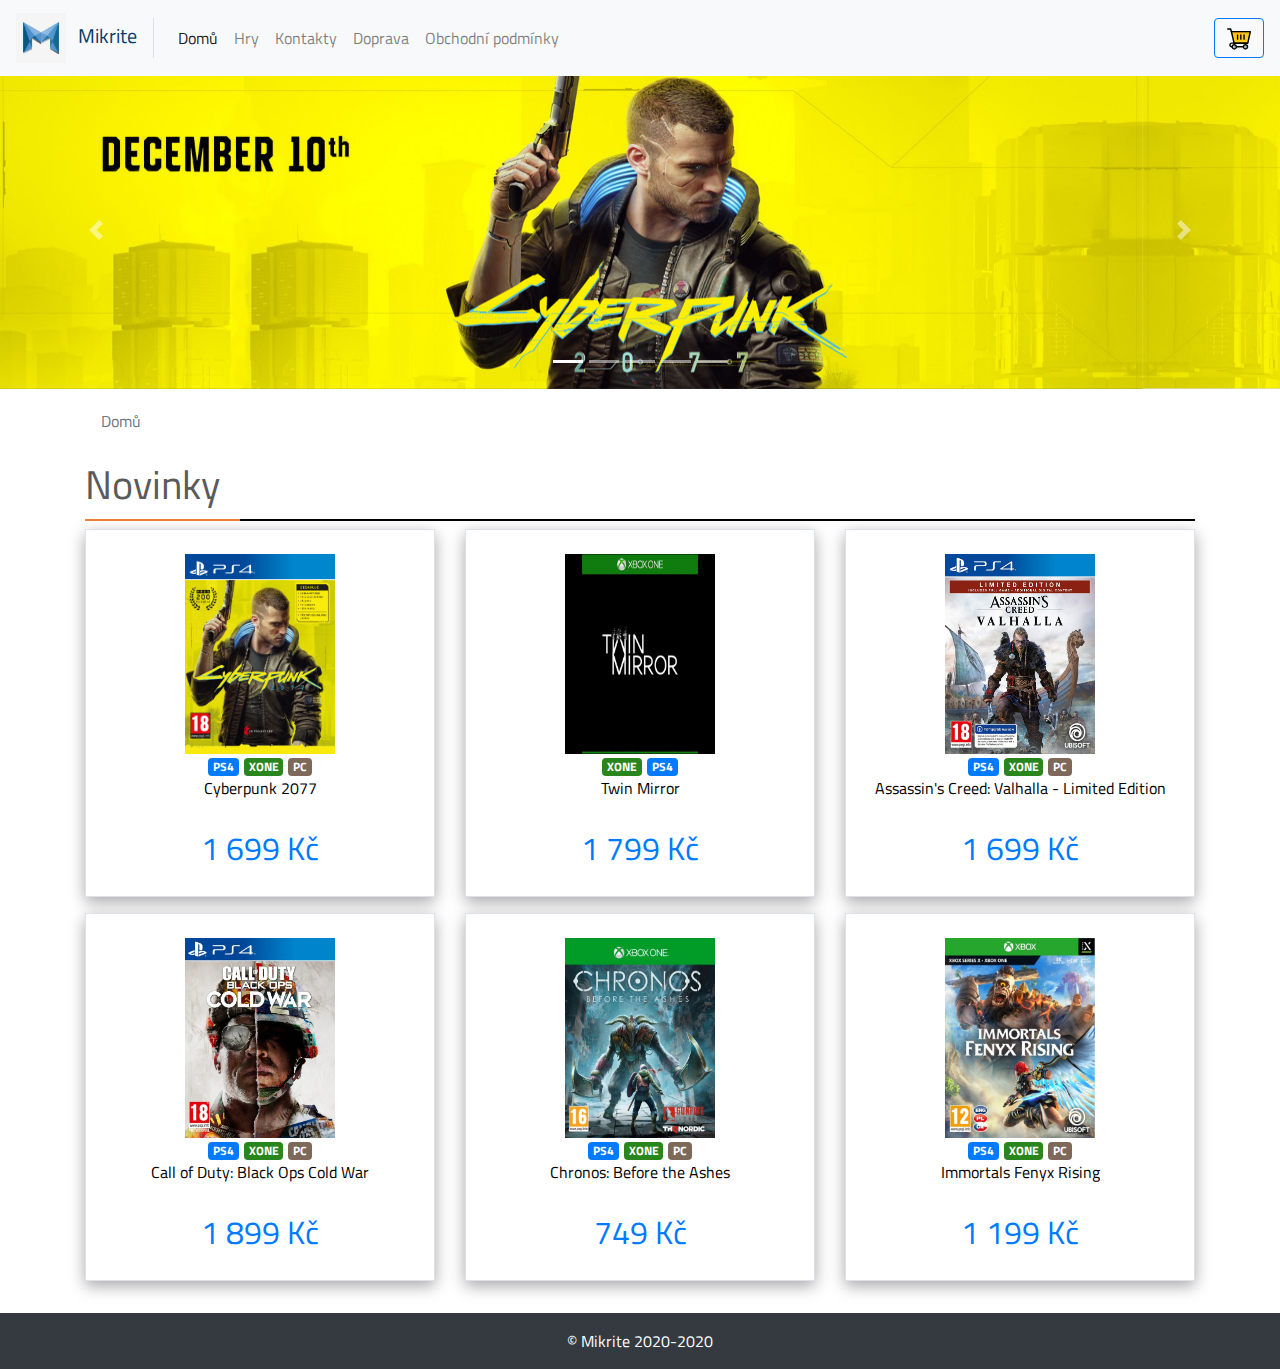
<file: index.html>
<!doctype html>
<html lang="en">
<head>
    <meta charset="utf-8">
    <meta content="width=device-width, initial-scale=1, shrink-to-fit=no" name="viewport">
    <meta content="" name="description">
    <meta content="" name="author">
    <link href="images/pngtree-3d-geometric-letter-m-icon-png-image_1871099.ico" rel="icon">

    <title>Mikrite</title>

    <link href="css/bootstrap.min.css" rel="stylesheet">
    <link href="css/badge.css" rel="stylesheet">
    <link href="css/styl.css" rel="stylesheet">
    <link href="https://fonts.gstatic.com" rel="preconnect">
    <link href="https://fonts.googleapis.com/css2?family=Titillium+Web&display=swap" rel="stylesheet">

    <script src="scripts/jquery-3.5.1.min.js"></script>
    <script src="scripts/bootstrap.bundle.min.js"></script>
</head>

<body class="d-flex flex-column min-vh-100">

<div class="flex-grow-1">
    <nav class="navbar navbar-expand-md navbar-light fixed-top bg-light">
        <a class="navbar-brand red-hover blue" href="index.html">
            <img class="img-fluid mr-2" src="images/pngtree-3d-geometric-letter-m-icon-png-image_1871099.jpg"
                 width="50"/>
            Mikrite
        </a>

        <button aria-controls="navbarsExampleDefault" aria-expanded="false" aria-label="Toggle navigation"
                class="navbar-toggler"
                data-target="#navbarsExampleDefault" data-toggle="collapse" type="button">
            <span class="navbar-toggler-icon"></span>
        </button>

        <div class="pl-md-3 logo-border collapse navbar-collapse" id="navbarsExampleDefault">
            <ul class="navbar-nav mr-auto">
                <li class="nav-item active">
                    <a class="nav-link" href="index.html">Domů</a>
                </li>
                <li class="nav-item dropdown">
                    <a aria-expanded="false" aria-haspopup="true" class="nav-link" data-toggle="dropdown" href="#"
                       id="gamesDropdownLink">
                        Hry
                    </a>
                    <div aria-labelledby="gamesDropdownLink" class="dropdown-menu">
                        <a class="dropdown-item" href="ps4-games.html">PlayStation 4</a>
                        <a class="dropdown-item" href="xone-games.html">XBOX ONE</a>
                    </div>
                </li>

                <li class="nav-item">
                    <a class="nav-link" href="contact.html">Kontakty</a>
                </li>

                <li class="nav-item">
                    <a class="nav-link" href="delivery-options.html">Doprava</a>
                </li>

                <li class="nav-item">
                    <a class="nav-link" href="trade-terms.html">Obchodní podmínky</a>
                </li>
            </ul>
            <a href="shopping-cart.html">
                <button class="btn btn-outline-primary float-right">
                        <img src="images/icons/shopping-cart.svg" width="24"/>
                </button>
            </a>
        </div>
    </nav>

    <main role="main">

        <div class="carousel slide bg-dark mt-4" data-ride="carousel" id="carouselExampleControls">
            <ol class="carousel-indicators">
                <li class="active" data-slide-to="0" data-target="#carouselExampleIndicators"></li>
                <li data-slide-to="1" data-target="#carouselExampleIndicators"></li>
                <li data-slide-to="2" data-target="#carouselExampleIndicators"></li>
                <li data-slide-to="3" data-target="#carouselExampleIndicators"></li>
                <li data-slide-to="4" data-target="#carouselExampleIndicators"></li>
            </ol>
            <div class="carousel-inner">
                <div class="carousel-item active">
                    <img alt="First slide" class="carousel-image d-block w-auto my-auto mx-auto"
                         src="images/banners/cyberpunk-2077-banner.jpg">
                </div>
                <div class="carousel-item">
                    <img alt="Second slide" class="carousel-image d-block w-auto mx-auto"
                         src="images/banners/ac-valhalla-banner.jpg">
                </div>
                <div class="carousel-item">
                    <img alt="Third slide" class="carousel-image d-block w-auto mx-auto"
                         src="images/banners/immortals-fenyx-rising-banner.jpg">
                </div>
                <div class="carousel-item">
                    <img alt="Fourth slide" class="carousel-image d-block w-auto mx-auto"
                         src="images/banners/cod-black-ops-cold-war-banner.jpg">
                </div>
                <div class="carousel-item">
                    <img alt="Fifth slide" class="carousel-image d-block w-auto mx-auto"
                         src="images/banners/watch-dogs-legion-banner.jpg">
                </div>
            </div>

            <a class="carousel-control-prev" data-slide="prev" href="#carouselExampleControls" role="button">
                <span aria-hidden="true" class="carousel-control-prev-icon"></span>
                <span class="sr-only">Previous</span>
            </a>
            <a class="carousel-control-next" data-slide="next" href="#carouselExampleControls" role="button">
                <span aria-hidden="true" class="carousel-control-next-icon"></span>
                <span class="sr-only">Next</span>
            </a>
        </div>


        <div class="container">

            <nav aria-label="breadcrumb" class="mt-2">
                <ol class="breadcrumb">
                    <li class="breadcrumb-item active">Domů</li>
                </ol>
            </nav>

            <h1 class="title-line">Novinky</h1>

            <div class="row justify-content-around mb-3">
                <div class="col-xl-4 col-lg-4 col-md-6 d-flex flex-column mb-3">
                    <div class="product-box d-flex flex-column">
                        <div class="row justify-content-center">
                            <a href="cyberpunk-2077.html">
                                <img alt="Generic input" class="product-thumbnail mt-1 mb-1"
                                     src="images/small-thumbnails/cyberpunk-2077.jpg"/>
                            </a>
                        </div>
                        <div class="badge-row justify-content-center">
                            <span class="badge badge-ps4">PS4</span>
                            <span class="badge badge-xone">XONE</span>
                            <span class="badge badge-pc">PC</span>
                        </div>

                        <div class="name-price-container d-flex flex-column">
                            <a class="game-name text-center flex-grow-1" href="cyberpunk-2077.html">Cyberpunk 2077</a>


                            <div class="row justify-content-center">
                                <h2 class="product-price">1 699 Kč</h2>
                            </div>
                        </div>
                    </div>
                </div>

                <div class="col-xl-4 col-lg-4 col-md-6 d-flex flex-column mb-3">
                    <div class="product-box d-flex flex-column">
                        <div class="row justify-content-center">
                            <a href="spiderman-miles-morales.html">
                                <img alt="Generic input" class="product-thumbnail mt-1 mb-1"
                                     src="images/small-thumbnails/twin-mirror.jpg"/>
                            </a>
                        </div>
                        <div class="badge-row justify-content-center">
                            <span class="badge badge-xone">XONE</span>
                            <span class="badge badge-ps4">PS4</span>
                        </div>

                        <div class="name-price-container d-flex flex-column">
                            <a class="game-name text-center flex-grow-1" href="spiderman-miles-morales.html">Twin Mirror</a>


                            <div class="row justify-content-center">
                                <h2 class="product-price">1 799 Kč</h2>
                            </div>
                        </div>
                    </div>
                </div>

                <div class="col-xl-4 col-lg-4 col-md-6 d-flex flex-column mb-3">
                    <div class="product-box d-flex flex-column">
                        <div class="row justify-content-center">
                            <a href="assassins-creed-valhalla.html">
                                <img alt="Generic input" class="product-thumbnail mt-1 mb-1"
                                     src="images/small-thumbnails/ac-valhalla.jpg"/>
                            </a>
                        </div>
                        <div class="badge-row justify-content-center">
                            <span class="badge badge-ps4">PS4</span>
                            <span class="badge badge-xone">XONE</span>
                            <span class="badge badge-pc">PC</span>
                        </div>

                        <div class="name-price-container d-flex flex-column">
                            <a class="game-name text-center flex-grow-1" href="assassins-creed-valhalla.html">Assassin's
                                Creed: Valhalla - Limited Edition</a>


                            <div class="row justify-content-center">
                                <h2 class="product-price">1 699 Kč</h2>
                            </div>
                        </div>
                    </div>
                </div>

                <div class="col-xl-4 col-lg-4 col-md-6 d-flex flex-column mb-3">
                    <div class="product-box d-flex flex-column">
                        <div class="row justify-content-center">
                            <a href="spiderman-miles-morales.html">
                                <img alt="Generic input" class="product-thumbnail mt-1 mb-1"
                                     src="images/small-thumbnails/cod-bocw.jpg"/>
                            </a>
                        </div>
                        <div class="badge-row justify-content-center">
                            <span class="badge badge-ps4">PS4</span>
                            <span class="badge badge-xone">XONE</span>
                            <span class="badge badge-pc">PC</span>
                        </div>

                        <div class="name-price-container d-flex flex-column">
                            <a class="game-name text-center flex-grow-1" href="#">Call of Duty: Black Ops Cold War</a>


                            <div class="row justify-content-center">
                                <h2 class="product-price">1 899 Kč</h2>
                            </div>
                        </div>
                    </div>
                </div>

                <div class="col-xl-4 col-lg-4 col-md-6 d-flex flex-column mb-3">
                    <div class="product-box d-flex flex-column">
                        <div class="row justify-content-center">
                            <a href="cyberpunk-2077.html">
                                <img alt="Generic input" class="product-thumbnail mt-1 mb-1"
                                     src="images/small-thumbnails/chronos.jpg"/>
                            </a>
                        </div>
                        <div class="badge-row justify-content-center">
                            <span class="badge badge-ps4">PS4</span>
                            <span class="badge badge-xone">XONE</span>
                            <span class="badge badge-pc">PC</span>
                        </div>

                        <div class="name-price-container d-flex flex-column">
                            <a class="game-name text-center flex-grow-1" href="cyberpunk-2077.html">Chronos: Before the Ashes </a>


                            <div class="row justify-content-center">
                                <h2 class="product-price">749 Kč</h2>
                            </div>
                        </div>
                    </div>
                </div>

                <div class="col-xl-4 col-lg-4 col-md-6 d-flex flex-column mb-3">
                    <div class="product-box d-flex flex-column">
                        <div class="row justify-content-center">
                            <a href="spiderman-miles-morales.html">
                                <img alt="Generic input" class="product-thumbnail mt-1 mb-1"
                                     src="images/small-thumbnails/immortals-fenyx-rising.jpg"/>
                            </a>
                        </div>
                        <div class="badge-row justify-content-center">
                            <span class="badge badge-ps4">PS4</span>
                            <span class="badge badge-xone">XONE</span>
                            <span class="badge badge-pc">PC</span>
                        </div>

                        <div class="name-price-container d-flex flex-column">
                            <a class="game-name text-center flex-grow-1" href="spiderman-miles-morales.html">Immortals
                                Fenyx Rising</a>


                            <div class="row justify-content-center">
                                <h2 class="product-price">1 199 Kč</h2>
                            </div>
                        </div>
                    </div>
                </div>
            </div>
        </div>

    </main>
</div>

<footer class="d-flex justify-content-center bg-dark text-white">
    <p class="m-3">&copy; Mikrite 2020-2020</p>
</footer>
</body>
</html>
</file>
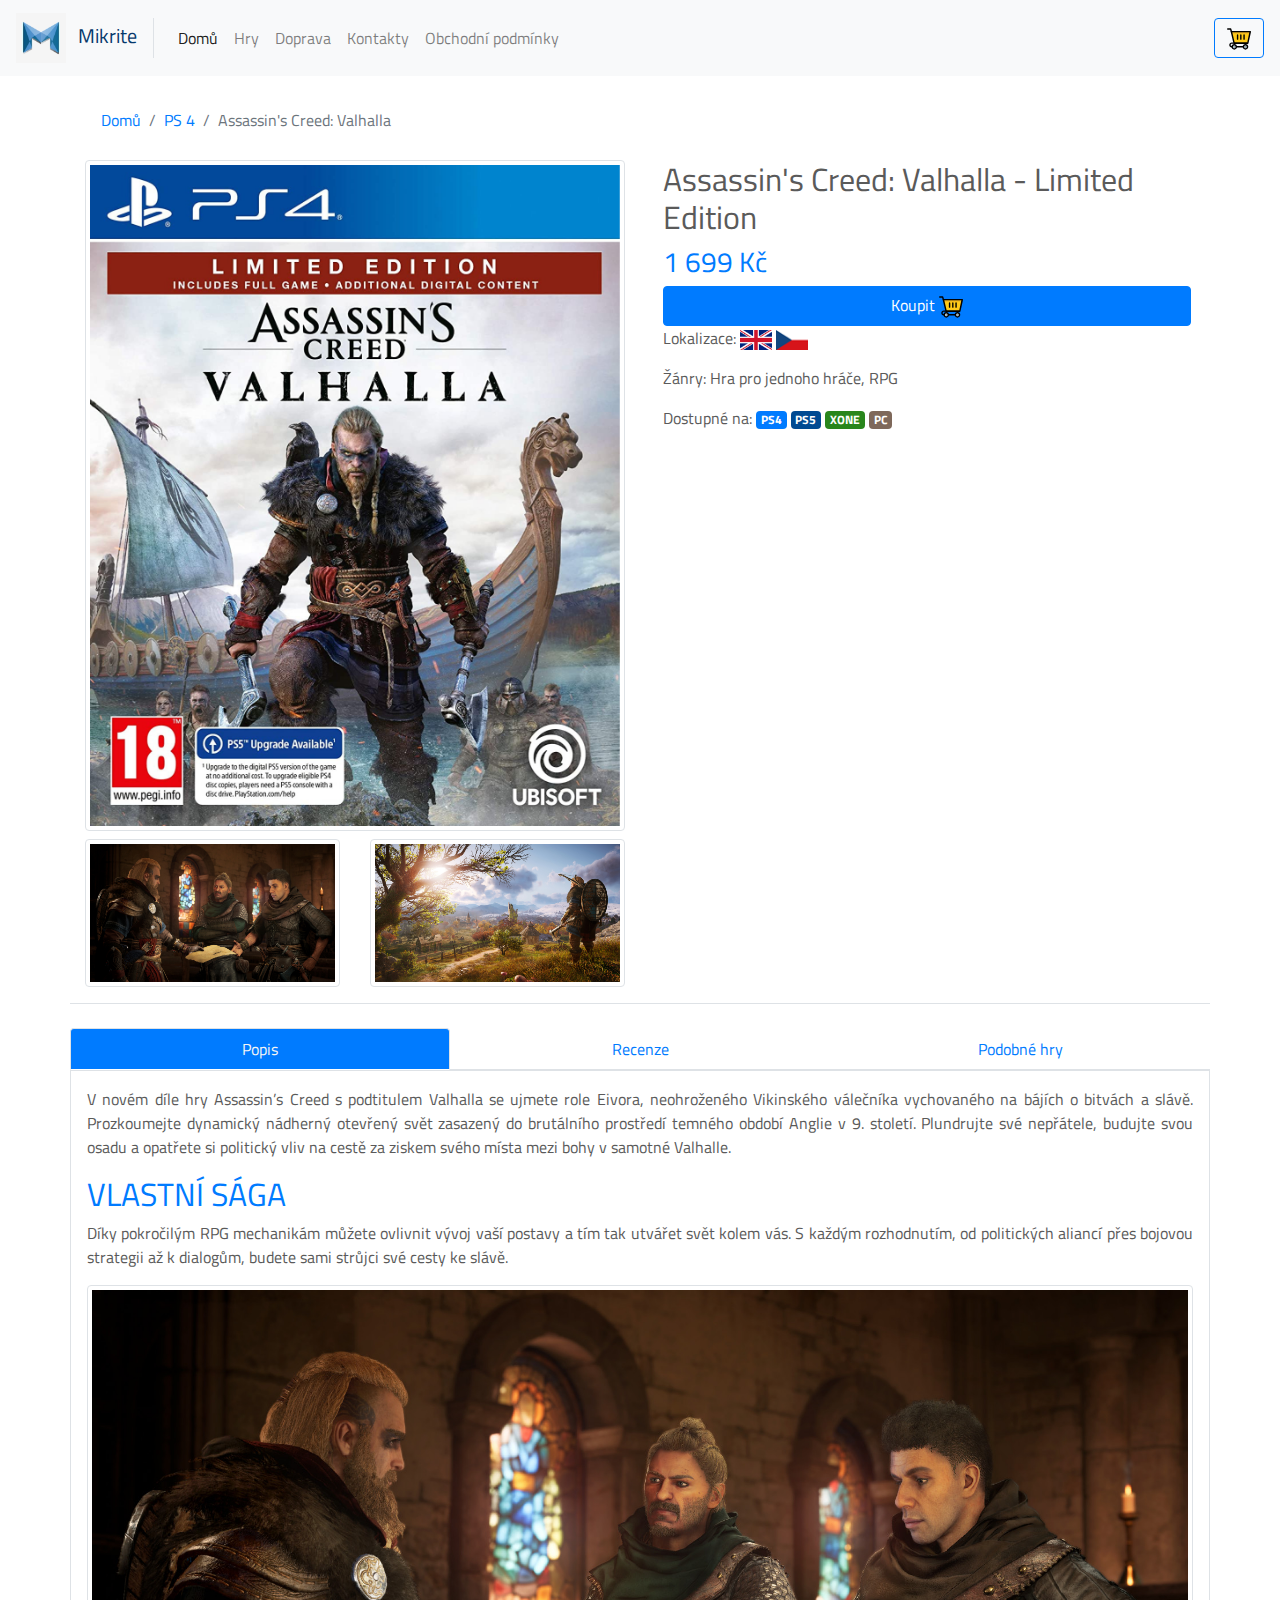
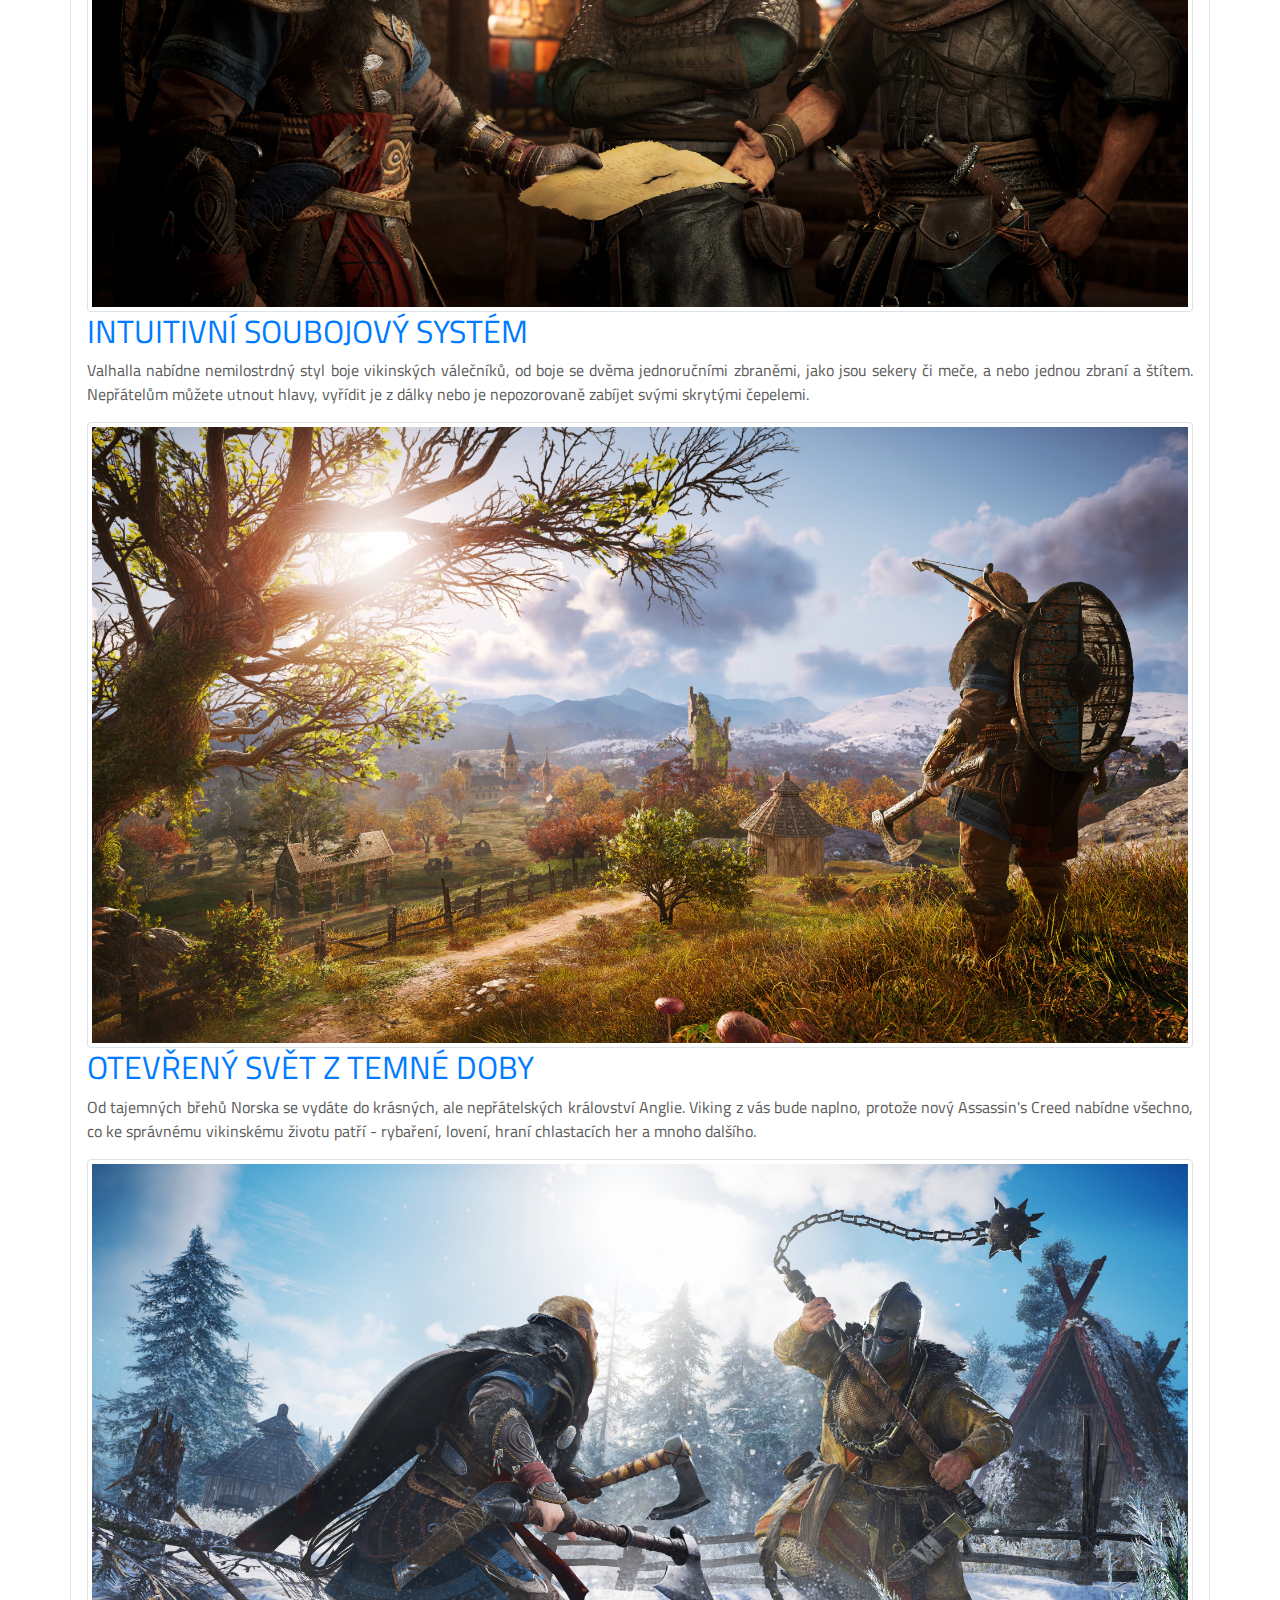
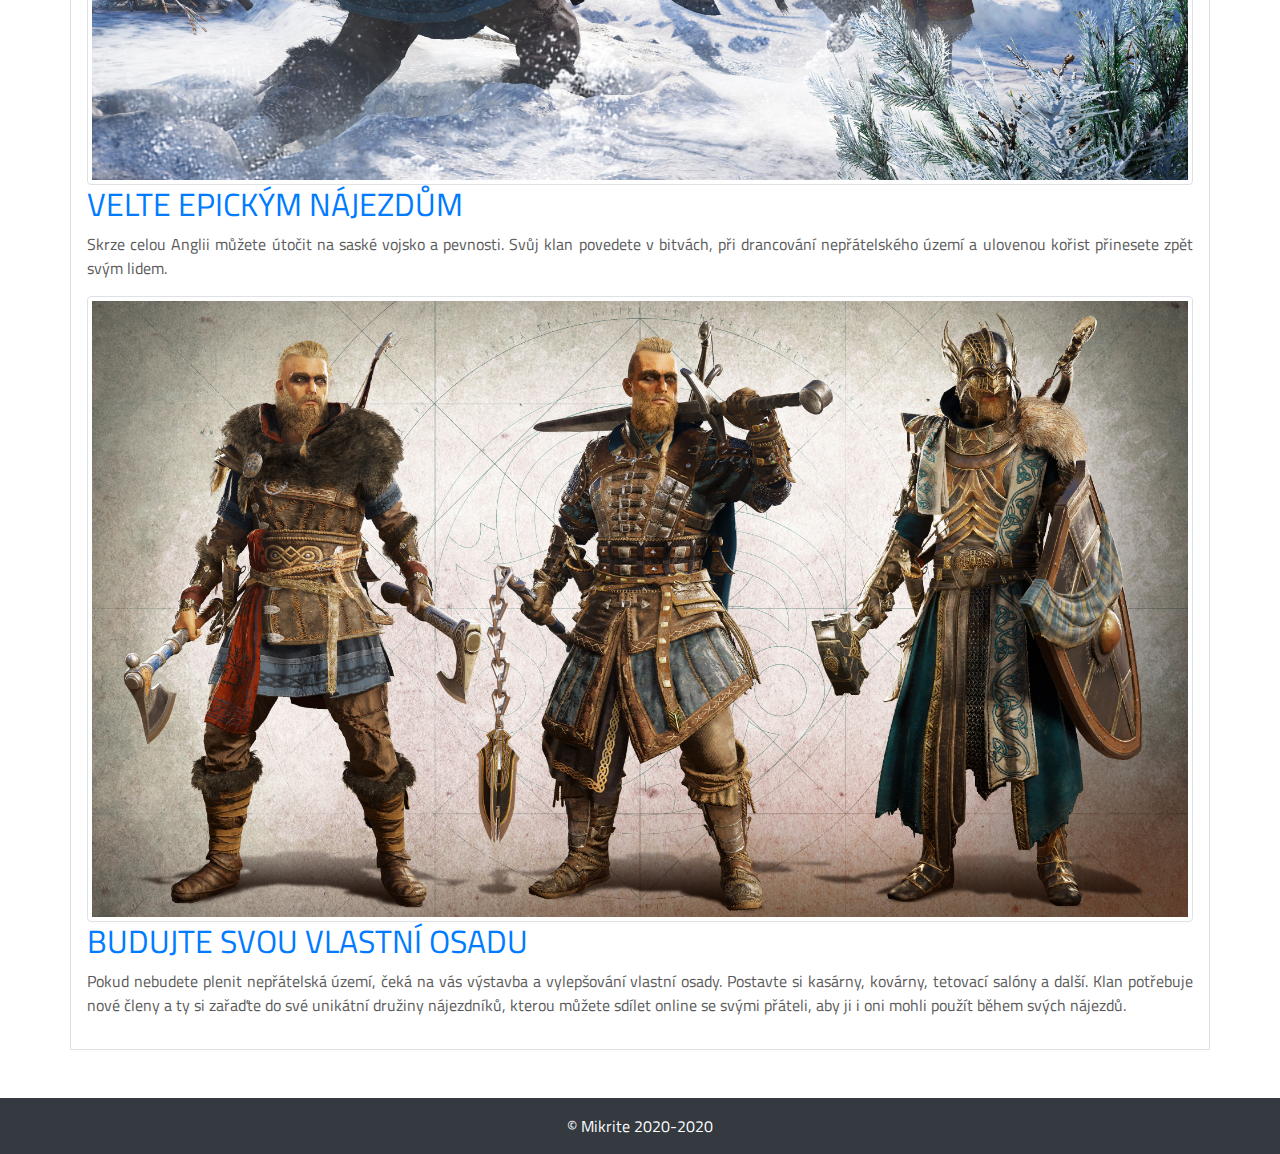
<file: assassins-creed-valhalla.html>
<!doctype html>
<html lang="en">
<head>
    <meta charset="utf-8">
    <meta content="width=device-width, initial-scale=1, shrink-to-fit=no" name="viewport">
    <meta content="" name="description">
    <meta content="" name="author">
    <link href="images/pngtree-3d-geometric-letter-m-icon-png-image_1871099.ico" rel="icon">

    <title>Mikrite</title>

    <link href="css/bootstrap.min.css" rel="stylesheet">
    <link href="css/lightbox.min.css" rel="stylesheet">
    <link href="css/badge.css" rel="stylesheet">
    <link href="css/styl.css" rel="stylesheet">
    <link href="https://fonts.gstatic.com" rel="preconnect">
    <link href="https://fonts.googleapis.com/css2?family=Titillium+Web&display=swap" rel="stylesheet">

    <script src="scripts/jquery-3.5.1.min.js"></script>
    <script src="scripts/bootstrap.bundle.min.js"></script>
    <script src="scripts/lightbox.min.js"></script>

    <script>
        $(function() {
            $('[data-toggle="popover"]').popover();
        });

    </script>
</head>

<body class="d-flex flex-column min-vh-100">

<div class="flex-grow-1">
    <nav class="navbar navbar-expand-md navbar-light fixed-top bg-light">
        <a class="navbar-brand red-hover blue" href="index.html">
            <img class="img-fluid mr-2" src="images/pngtree-3d-geometric-letter-m-icon-png-image_1871099.jpg"
                 width="50"/>
            Mikrite
        </a>
        <button aria-controls="navbarsExampleDefault" aria-expanded="false" aria-label="Toggle navigation"
                class="navbar-toggler"
                data-target="#navbarsExampleDefault" data-toggle="collapse" type="button">
            <span class="navbar-toggler-icon"></span>
        </button>

        <div class="pl-md-3 logo-border collapse navbar-collapse" id="navbarsExampleDefault">
            <ul class="navbar-nav mr-auto">
                <li class="nav-item active">
                    <a class="nav-link" href="index.html">Domů</a>
                </li>
                <li class="nav-item dropdown">
                    <a aria-expanded="false" aria-haspopup="true" class="nav-link" data-toggle="dropdown" href="#"
                       id="gamesDropdownLink">
                        Hry
                    </a>
                    <div aria-labelledby="gamesDropdownLink" class="dropdown-menu">
                        <a class="dropdown-item" href="ps4-games.html">PlayStation 4</a>
                        <a class="dropdown-item" href="xone-games.html">XBOX ONE</a>
                    </div>
                </li>

                <li class="nav-item">
                    <a class="nav-link" href="delivery-options.html">Doprava</a>
                </li>

                <li class="nav-item">
                    <a class="nav-link" href="contact.html">Kontakty</a>
                </li>

                <li class="nav-item">
                    <a class="nav-link" href="trade-terms.html">Obchodní podmínky</a>
                </li>
            </ul>
            <a href="shopping-cart.html">
                <button class="btn btn-outline-primary float-right">
                    <img src="images/icons/shopping-cart.svg" width="24"/>
                </button>
            </a>
        </div>
    </nav>

    <main role="main">

        <div class="container">

            <nav aria-label="breadcrumb" class="mt-5">
                <ol class="breadcrumb">
                    <li class="breadcrumb-item"><a href="index.html">Domů</a></li>
                    <li class="breadcrumb-item"><a href="ps4-games.html">PS 4</a></li>
                    <li class="breadcrumb-item active">Assassin's Creed: Valhalla</li>
                </ol>
            </nav>

            <!-- Row of the image and the information about the game -->
            <div class="row justify-content-center pb-3 mb-2 border-bottom">

                <!-- Image -->
                <div class="col-12 col-md-6">
                    <a data-lightbox="game-images" data-title="Assassin's Creed: Valhalla PS4 edice"
                       href="images/small-thumbnails/ac-valhalla.jpg">
                        <img alt="Spider-Man Miles Morales" class="img-thumbnail img-fluid"
                             src="images/small-thumbnails/ac-valhalla.jpg"/>
                    </a>
                    <div class="row mt-2">
                        <div class="col-6">
                            <a data-lightbox="game-images" data-title="Diskuze Eivora s mnichy"
                               href="images/game-images/ac-valhalla-1.jpg">
                                <img alt="Spider-Man Miles Morales" class="img-thumbnail img-fluid"
                                     src="images/game-images/ac-valhalla-1.jpg"/>
                            </a>
                        </div>
                        <div class="col-6">
                            <a data-lightbox="game-images" data-title="Průzkum"
                               href="images/game-images/ac-valhalla-2.jpg">
                                <img alt="Spider-Man Miles Morales" class="img-thumbnail img-fluid"
                                     src="images/game-images/ac-valhalla-2.jpg"/>
                            </a>
                        </div>
                    </div>
                </div>

                <!-- Game information -->
                <div class="col-12 col-md-6 mt-3 mt-md-0 pt-3 pt-md-0 product-description">
                    <div class="row ml-2 mr-1">
                        <div class="d-flex flex-column flex-grow-1">
                            <h2>Assassin's Creed: Valhalla - Limited Edition</h2>
                            <h3 class="product-price">1 699 Kč</h3>

                            <button class="btn btn-primary" data-target="#productOrderedModal" data-toggle="modal">Koupit <img src="images/icons/shopping-cart.svg"
                                                                        width="24"/></button>
                            <p>
                                Lokalizace:
                                <img class="popover-note"
                                     src="images/icons/united-kingdom-flag-small.png" alt="united_kingdom_flag"
                                     data-toggle="popover"
                                     data-content="Tento produkt obsahuje anglický jazyk."
                                     rel="popover"
                                     data-placement="bottom"
                                     data-original-title="Anglický jazyk"
                                     data-trigger="hover"
                                     width="32" height="20">
                                <img class="popover-note"
                                     src="images/icons/czech-republic-flag-icon-32.png" alt="czech_republic_flag"
                                     data-toggle="popover"
                                     data-content="Tento produkt obsahuje český jazyk."
                                     rel="popover"
                                     data-placement="bottom"
                                     data-original-title="Český jazyk"
                                     data-trigger="hover"
                                     width="32"
                                     height="20">
                            </p>
                            <p>Žánry: Hra pro jednoho hráče, RPG</p>
                            <p>Dostupné na:
                                <span class="badge badge-ps4">PS4</span>
                                <span class="badge badge-ps5">PS5</span>
                                <span class="badge badge-xone">XONE</span>
                                <span class="badge badge-pc">PC</span>
                            </p>
                        </div>
                    </div>
                </div>
            </div>

            <div class="row mt-4 mb-5">
                <div class="flex-grow-1">
                    <ul class="nav nav-tabs nav-justified" id="myTab" role="tablist">
                        <li class="nav-item">
                            <a aria-controls="home" aria-selected="true" class="nav-link product-tab active" data-toggle="tab"
                               href="#description"
                               id="home-tab" role="tab">Popis</a>
                        </li>
                        <li class="nav-item">
                            <a aria-controls="profile" aria-selected="false" class="nav-link product-tab" data-toggle="tab"
                               href="#reviews"
                               id="profile-tab" role="tab">Recenze</a>
                        </li>
                        <li class="nav-item">
                            <a aria-controls="messages" aria-selected="false" class="nav-link product-tab" data-toggle="tab"
                               href="#related-games"
                               id="messages-tab" role="tab">Podobné hry</a>
                        </li>
                    </ul>

                    <!-- Tab panes -->
                    <div class="tab-content">
                        <div aria-labelledby="home-tab" class="tab-pane border active" id="description" role="tabpanel">
                            <div class="container p-3">
                                <p class="text-justify">
                                    V novém díle hry Assassin’s Creed s podtitulem Valhalla se ujmete role Eivora,
                                    neohroženého Vikinského válečníka vychovaného na bájích o bitvách a slávě.
                                    Prozkoumejte dynamický nádherný otevřený svět zasazený do brutálního prostředí
                                    temného období Anglie v 9. století.
                                    Plundrujte své nepřátele, budujte svou osadu a opatřete si politický vliv na cestě
                                    za ziskem svého místa mezi bohy v samotné Valhalle.
                                </p>

                                <h2 class="description-title text">VLASTNÍ SÁGA</h2>
                                <p class="text-justify">
                                    Díky pokročilým RPG mechanikám můžete ovlivnit vývoj vaší postavy a tím tak utvářet
                                    svět kolem vás.
                                    S každým rozhodnutím, od politických aliancí přes bojovou strategii až k dialogům,
                                    budete sami strůjci své cesty ke slávě.
                                </p>

                                <a data-lightbox="game-images2" data-title="Diskuze Eivora s mnichy"
                                   href="images/game-images/ac-valhalla-1.jpg">
                                    <img alt="Spider-Man Miles Morales" class="img-thumbnail img-fluid"
                                         src="images/game-images/ac-valhalla-1.jpg"/>
                                </a>

                                <h2 class="description-title text-capitalize">INTUITIVNÍ SOUBOJOVÝ SYSTÉM</h2>
                                <p class="text-justify">
                                    Valhalla nabídne nemilostrdný styl boje vikinských válečníků, od boje se dvěma
                                    jednoručními zbraněmi, jako jsou sekery či meče, a nebo jednou zbraní a štítem.
                                    Nepřátelům můžete utnout hlavy, vyřídit je z dálky nebo je nepozorovaně zabíjet
                                    svými skrytými čepelemi.
                                </p>

                                <a data-lightbox="game-images2" data-title="Průzkum"
                                   href="images/game-images/ac-valhalla-2.jpg">
                                    <img alt="Spider-Man Miles Morales" class="img-thumbnail img-fluid"
                                         src="images/game-images/ac-valhalla-2.jpg"/>
                                </a>

                                <h2 class="description-title text-capitalize">OTEVŘENÝ SVĚT Z TEMNÉ DOBY</h2>
                                <p class="text-justify">
                                    Od tajemných břehů Norska se vydáte do krásných, ale nepřátelských království
                                    Anglie.
                                    Viking z vás bude naplno, protože nový Assassin's Creed nabídne všechno, co ke
                                    správnému vikinskému životu patří - rybaření, lovení, hraní chlastacích her a mnoho
                                    dalšího.
                                </p>

                                <a data-lightbox="game-images2" data-title="Souboj"
                                   href="images/game-images/ac-valhalla-3.jpg">
                                    <img alt="Spider-Man Miles Morales" class="img-thumbnail img-fluid"
                                         src="images/game-images/ac-valhalla-3.jpg"/>
                                </a>

                                <h2 class="description-title text-capitalize">VELTE EPICKÝM NÁJEZDŮM</h2>
                                <p class="text-justify">
                                    Skrze celou Anglii můžete útočit na saské vojsko a pevnosti.
                                    Svůj klan povedete v bitvách, při drancování nepřátelského území a ulovenou kořist
                                    přinesete zpět svým lidem.
                                </p>

                                <a data-lightbox="game-images2" data-title="Různé brnění"
                                   href="images/game-images/ac-valhalla-4.jpg">
                                    <img alt="Spider-Man Miles Morales" class="img-thumbnail img-fluid"
                                         src="images/game-images/ac-valhalla-4.jpg"/>
                                </a>
                                <h2 class="description-title text-capitalize">BUDUJTE SVOU VLASTNÍ OSADU</h2>
                                <p class="text-justify">
                                    Pokud nebudete plenit nepřátelská území, čeká na vás výstavba a vylepšování vlastní
                                    osady.
                                    Postavte si kasárny, kovárny, tetovací salóny a další.
                                    Klan potřebuje nové členy a ty si zařaďte do své unikátní družiny nájezdníků, kterou
                                    můžete sdílet online se svými přáteli, aby ji i oni mohli použít během svých
                                    nájezdů.
                                </p>
                            </div>
                        </div>
                        <div aria-labelledby="profile-tab" class="tab-pane border" id="reviews" role="tabpanel">
                            <div class="container p-3">
                                <h1 class="text-center border-bottom">Recenze</h1>
                                <div class="row justify-content-center">
                                    <div class="col-12 col-md-8 col-lg-4 border-right-0 border-right-lg border-bottom border-bottom-lg-0 pb-4 pb-lg-0">
                                        <div class="row justify-content-center">
                                            <h1 class="over-75-rating">93 %</h1>
                                        </div>

                                        <div class="row justify-content-center">
                                            <div class="col-2">
                                                <img alt="" class="img-fluid" src="images/icons/full-star.svg">
                                            </div>
                                            <div class="col-2">
                                                <img class="img-fluid" src="images/icons/full-star.svg">
                                            </div>
                                            <div class="col-2">
                                                <img class="img-fluid" src="images/icons/full-star.svg">
                                            </div>
                                            <div class="col-2">
                                                <img class="img-fluid" src="images/icons/full-star.svg">
                                            </div>
                                            <div class="col-2">
                                                <img class="img-fluid" src="images/icons/empty-star.svg">
                                            </div>
                                        </div>


                                    </div>
                                    <div class="col-12 col-lg-8 mt-5 mt-lg-0">
                                        <div class="row mb-3 justify-content-center">
                                            <div class="col-10 col-md-5">
                                                <div class="row justify-content-center justify-content-md-end mb-3 mb-md-0">
                                                    <div class="col-2">
                                                        <img alt="" class="img-fluid" src="images/icons/full-star.svg">
                                                    </div>
                                                    <div class="col-2">
                                                        <img class="img-fluid" src="images/icons/full-star.svg">
                                                    </div>
                                                    <div class="col-2">
                                                        <img class="img-fluid" src="images/icons/full-star.svg">
                                                    </div>
                                                    <div class="col-2">
                                                        <img class="img-fluid" src="images/icons/full-star.svg">
                                                    </div>
                                                    <div class="col-2">
                                                        <img class="img-fluid" src="images/icons/full-star.svg">
                                                    </div>
                                                </div>
                                            </div>

                                            <div class="col-12 col-md-7">
                                                <div class="progress">
                                                    <div aria-valuemax="100" aria-valuemin="0" aria-valuenow="70"
                                                         class="progress-bar" role="progressbar"
                                                         style="width:70%"></div>
                                                </div>
                                            </div>
                                        </div>
                                        <div class="row mb-3 justify-content-center">
                                            <div class="col-10 col-md-5">
                                                <div class="row justify-content-center justify-content-md-end mb-3 mb-md-0">
                                                    <div class="col-2">
                                                        <img alt="" class="img-fluid" src="images/icons/full-star.svg">
                                                    </div>
                                                    <div class="col-2">
                                                        <img class="img-fluid" src="images/icons/full-star.svg">
                                                    </div>
                                                    <div class="col-2">
                                                        <img class="img-fluid" src="images/icons/full-star.svg">
                                                    </div>
                                                    <div class="col-2">
                                                        <img class="img-fluid" src="images/icons/full-star.svg">
                                                    </div>
                                                </div>
                                            </div>

                                            <div class="col-12 col-md-7">
                                                <div class="progress">
                                                    <div aria-valuemax="100" aria-valuemin="0" aria-valuenow="10"
                                                         class="progress-bar" role="progressbar"
                                                         style="width:10%"></div>
                                                </div>
                                            </div>
                                        </div>
                                        <div class="row mb-3 justify-content-center">
                                            <div class="col-10 col-md-5">
                                                <div class="row justify-content-center justify-content-md-end mb-3 mb-md-0">
                                                    <div class="col-2">
                                                        <img alt="" class="img-fluid" src="images/icons/full-star.svg">
                                                    </div>
                                                    <div class="col-2">
                                                        <img class="img-fluid" src="images/icons/full-star.svg">
                                                    </div>
                                                    <div class="col-2">
                                                        <img class="img-fluid" src="images/icons/full-star.svg">
                                                    </div>
                                                </div>
                                            </div>

                                            <div class="col-12 col-md-7">
                                                <div class="progress">
                                                    <div aria-valuemax="100" aria-valuemin="0" aria-valuenow="7"
                                                         class="progress-bar" role="progressbar" style="width:7%"></div>
                                                </div>
                                            </div>
                                        </div>
                                        <div class="row mb-3 justify-content-center">
                                            <div class="col-10 col-md-5">
                                                <div class="row justify-content-center justify-content-md-end mb-3 mb-md-0">
                                                    <div class="col-2">
                                                        <img alt="" class="img-fluid" src="images/icons/full-star.svg">
                                                    </div>
                                                    <div class="col-2">
                                                        <img class="img-fluid" src="images/icons/full-star.svg">
                                                    </div>
                                                </div>
                                            </div>

                                            <div class="col-12 col-md-7">
                                                <div class="progress">
                                                    <div aria-valuemax="100" aria-valuemin="0" aria-valuenow="8"
                                                         class="progress-bar" role="progressbar" style="width:8%"></div>
                                                </div>
                                            </div>
                                        </div>
                                        <div class="row mb-3 justify-content-center">
                                            <div class="col-10 col-md-5">
                                                <div class="row justify-content-center justify-content-md-end mb-3 mb-md-0">
                                                    <div class="col-2">
                                                        <img alt="" class="img-fluid" src="images/icons/full-star.svg">
                                                    </div>
                                                </div>
                                            </div>

                                            <div class="col-12 col-md-7">
                                                <div class="progress">
                                                    <div aria-valuemax="100" aria-valuemin="0" aria-valuenow="5"
                                                         class="progress-bar" role="progressbar" style="width:5%"></div>
                                                </div>
                                            </div>
                                        </div>
                                    </div>
                                </div>

                                <!-- Reviews -->
                                <div class="row ml-0 mr-0 mt-4 pt-4 pb-4 border-top justify-content-center">
                                    <div class="col-12 col-md-8 col-lg-4 d-flex p-0 m-0 flex-column border-right-0 border-right-lg">
                                        <div class="mx-auto">
                                            <img alt="" src="images/icons/user.svg" width="150"/>
                                        </div>
                                        <h1 class="text-center reviewer-name">Aquaskoll</h1>

                                        <div class="row justify-content-center">
                                            <div class="col-2">
                                                <img alt="" class="img-fluid" src="images/icons/full-star.svg">
                                            </div>
                                            <div class="col-2">
                                                <img class="img-fluid" src="images/icons/full-star.svg">
                                            </div>
                                            <div class="col-2">
                                                <img class="img-fluid" src="images/icons/full-star.svg">
                                            </div>
                                            <div class="col-2">
                                                <img class="img-fluid" src="images/icons/full-star.svg">
                                            </div>
                                            <div class="col-2">
                                                <img class="img-fluid" src="images/icons/full-star.svg">
                                            </div>
                                        </div>

                                        <h1 class="text-center over-50-rating">100 %</h1>

                                    </div>
                                    <div class="col-12 col-lg-8">
                                        <p class="text-justify">
                                            Trvalo mě tři dny, než jsem se to naučil ovládat, ale potom to šlo jako po
                                            másle.
                                            Nádherně propracované bojové scény, zpomalené a nádherně vyobrazené, pro mě
                                            jedna z nejlepších her co jsou.
                                        </p>

                                        <div class="row">
                                            <div class="col-12 col-md-6 d-flex flex-column">
                                                <ul class="positive-points">
                                                    <li>Nádherný New York</li>
                                                    <li>České titulky</li>
                                                    <li>Skvělý příběh</li>
                                                    <li>Velmi krátce budete hrát i za jiné postavy</li>
                                                    <li>Medaile</li>
                                                    <li>Velké množství vedlejších úkolů</li>
                                                    <li>Pořád se tam něco děje</li>
                                                    <li>Značka Marvel</li>
                                                </ul>
                                            </div>

                                            <div class="col-12 col-md-6 d-flex flex-column">
                                                <ul class="negative-points">
                                                    <li>I na nejtěžší úroveň je hra zbytečně lehká (80% hry) potom už je
                                                        to těžké
                                                    </li>
                                                </ul>
                                            </div>
                                        </div>
                                    </div>
                                </div>
                                <div class="row ml-0 mr-0 mt-4 pt-4 pb-4 border-top justify-content-center">
                                    <div class="col-12 col-md-8 col-lg-4 d-flex flex-column border-right-0 border-right-lg">
                                        <div class="mx-auto">
                                            <img alt="" src="images/icons/user.svg" width="150"/>
                                        </div>
                                        <h1 class="text-center reviewer-name">Marhul</h1>

                                        <div class="row justify-content-center">
                                            <div class="col-2">
                                                <img alt="" class="img-fluid" src="images/icons/full-star.svg">
                                            </div>
                                            <div class="col-2">
                                                <img class="img-fluid" src="images/icons/empty-star.svg">
                                            </div>
                                            <div class="col-2">
                                                <img class="img-fluid" src="images/icons/empty-star.svg">
                                            </div>
                                            <div class="col-2">
                                                <img class="img-fluid" src="images/icons/empty-star.svg">
                                            </div>
                                            <div class="col-2">
                                                <img class="img-fluid" src="images/icons/empty-star.svg">
                                            </div>
                                        </div>

                                        <h1 class="text-center over-50-rating">25 %</h1>

                                    </div>
                                    <div class="col-12 col-lg-8">
                                        <p class="text-justify">
                                            Velmi podprůměrná hra, která ani nestojí za ten peníz. Krátká hra, se
                                            stejným gameplayem jako minulý díl (Spider-Man 2018).
                                            I ten AC Odyssey je lepší gameska.
                                        </p>

                                        <div class="row">
                                            <div class="col-12 col-md-6 d-flex flex-column">
                                                <ul class="positive-points">
                                                    <li>Už to mám za sebou</li>
                                                </ul>
                                            </div>

                                            <div class="col-12 col-md-6 d-flex flex-column">
                                                <ul class="negative-points">
                                                    <li>Velmi jednoduché až pro malé děcka</li>
                                                    <li>Žádná smutná scéna jako například když umřela teta May</li>
                                                    <li>Peter Parker odjel na dovolenou a my musíme hrát za otroka</li>
                                                </ul>
                                            </div>
                                        </div>
                                    </div>
                                </div>
                            </div>
                        </div>
                        <div aria-labelledby="messages-tab" class="tab-pane border" id="related-games" role="tabpanel">
                            <div class="container p-3">
                                <div class="row justify-content-around mt-2 mb-3">
                                    <div class="col-xl-4 col-lg-4 col-md-6 d-flex flex-column mb-3">
                                        <div class="product-box d-flex flex-column">
                                            <div class="row justify-content-center">
                                                <a href="cyberpunk-2077.html">
                                                    <img alt="Generic input" class="product-thumbnail mt-1 mb-1"
                                                         src="images/small-thumbnails/cyberpunk-2077.jpg"/>
                                                </a>
                                            </div>
                                            <div class="badge-row justify-content-center">
                                                <span class="badge badge-ps4">PS4</span>
                                                <span class="badge badge-xone">XONE</span>
                                                <span class="badge badge-pc">PC</span>
                                            </div>

                                            <div class="d-flex flex-column" style="min-height: 100px">
                                                <a class="game-name text-center flex-grow-1" href="cyberpunk-2077.html">Cyberpunk 2077</a>


                                                <div class="row justify-content-center">
                                                    <h2 class="product-price">1699 Kč</h2>
                                                </div>
                                            </div>
                                        </div>
                                    </div>

                                    <div class="col-xl-4 col-lg-4 col-md-6 d-flex flex-column mb-3">
                                        <div class="product-box d-flex flex-column">
                                            <div class="row justify-content-center">
                                                <a href="spiderman-miles-morales.html">
                                                    <img alt="Generic input" class="product-thumbnail mt-1 mb-1"
                                                         src="images/small-thumbnails/spiderman-miles-morales.jpg"/>
                                                </a>
                                            </div>
                                            <div class="badge-row justify-content-center">
                                                <span class="badge badge-ps4">PS4</span>
                                            </div>

                                            <div class="d-flex flex-column" style="min-height: 100px">
                                                <a class="game-name text-center flex-grow-1"
                                                   href="spiderman-miles-morales.html">Spider-Man Miles Morales</a>


                                                <div class="row justify-content-center">
                                                    <h2 class="product-price">1899 Kč</h2>
                                                </div>
                                            </div>
                                        </div>
                                    </div>

                                    <div class="col-xl-4 col-lg-4 col-md-6 d-flex flex-column mb-3">
                                        <div class="product-box d-flex flex-column">
                                            <div class="row justify-content-center">
                                                <a href="assassins-creed-valhalla.html">
                                                    <img alt="Generic input" class="product-thumbnail mt-1 mb-1"
                                                         src="images/small-thumbnails/ac-valhalla.jpg"/>
                                                </a>
                                            </div>
                                            <div class="badge-row justify-content-center">
                                                <span class="badge badge-ps4">PS4</span>
                                                <span class="badge badge-xone">XONE</span>
                                                <span class="badge badge-pc">PC</span>
                                            </div>

                                            <div class="d-flex flex-column" style="min-height: 100px">
                                                <a class="game-name text-center flex-grow-1" href="assassins-creed-valhalla.html">Assassin's Creed: Valhalla</a>


                                                <div class="row justify-content-center">
                                                    <h2 class="product-price">1699 Kč</h2>
                                                </div>
                                            </div>
                                        </div>
                                    </div>
                                </div>
                            </div>
                        </div>
                    </div>
                </div>
            </div>
            <div aria-hidden="true" aria-labelledby="productOrderedModal" class="modal fade" id="productOrderedModal"
                 role="dialog" tabindex="-1">
                <div class="modal-dialog" role="document">
                    <div class="modal-content">
                        <div class="modal-header">
                            <h5 class="modal-title">Produkt 'Assassin's Creed: Valhalla - Limited Edition' byl objednán.</h5>
                            <button aria-label="Close" class="close" data-dismiss="modal" type="button">
                                <span aria-hidden="true">&times;</span>
                            </button>
                        </div>
                        <div class="modal-footer">
                            <button class="btn btn-danger" data-dismiss="modal" type="button">Zavřít</button>
                            <a href="shopping-cart.html">
                                <button class="btn btn-cart text-white" type="button">
                                    Do košíku
                                </button>
                            </a>
                        </div>
                    </div>
                </div>
            </div>

        </div>



    </main>
</div>
<footer class="d-flex justify-content-center flex-grow-1 text-white container-fluid bg-dark">
    <p class="m-3">&copy; Mikrite 2020-2020</p>
</footer>
</body>
</html>
</file>
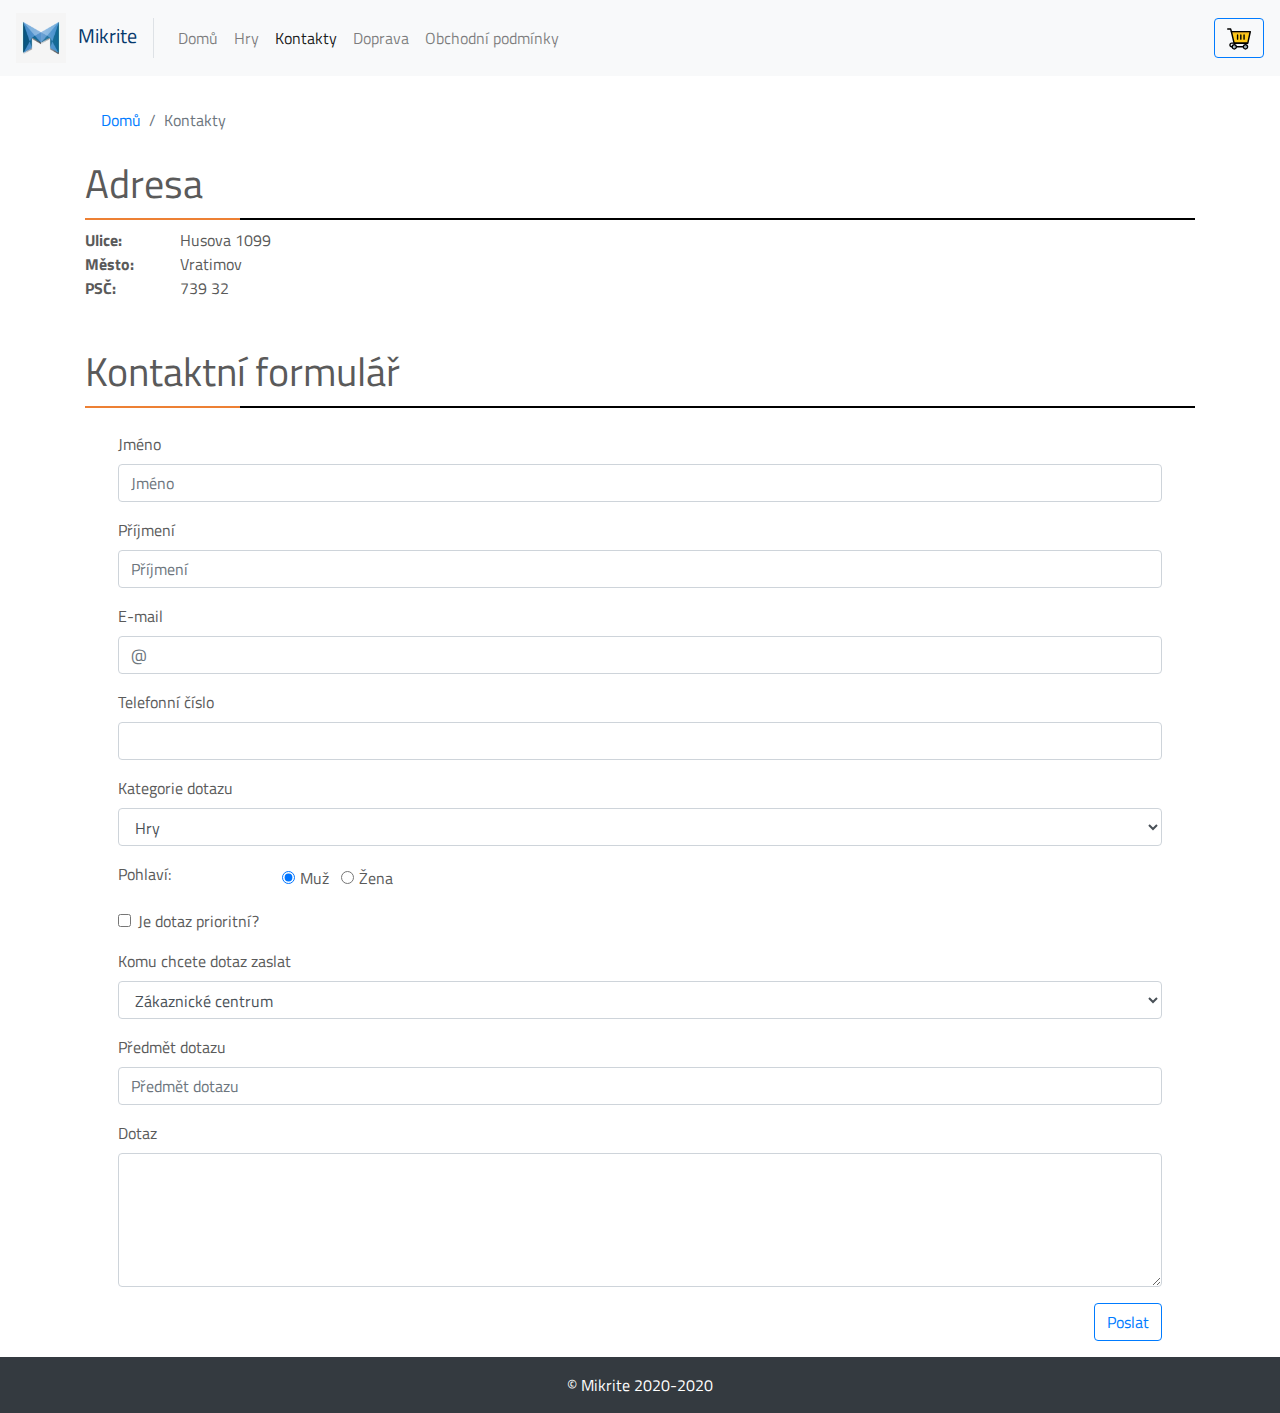
<file: contact.html>
<!doctype html>
<html lang="en">
<head>
    <meta charset="utf-8">
    <meta content="width=device-width, initial-scale=1, shrink-to-fit=no" name="viewport">
    <meta content="" name="description">
    <meta content="" name="author">
    <link href="images/pngtree-3d-geometric-letter-m-icon-png-image_1871099.ico" rel="icon">

    <title>Mikrite</title>

    <link href="css/bootstrap.min.css" rel="stylesheet">
    <link href="css/lightbox.min.css" rel="stylesheet">
    <link href="css/badge.css" rel="stylesheet">
    <link href="css/styl.css" rel="stylesheet">
    <link href="css/datatables.min.css" rel="stylesheet">
    <link href="https://fonts.gstatic.com" rel="preconnect">
    <link href="https://fonts.googleapis.com/css2?family=Titillium+Web&display=swap" rel="stylesheet">

    <script src="scripts/jquery-3.5.1.min.js"></script>
    <script src="scripts/bootstrap.bundle.min.js"></script>
</head>

<body class="d-flex flex-column min-vh-100">

<div class="flex-grow-1">
    <nav class="navbar navbar-expand-md navbar-light fixed-top bg-light">
        <a class="navbar-brand red-hover blue" href="index.html">
            <img class="img-fluid mr-2" src="images/pngtree-3d-geometric-letter-m-icon-png-image_1871099.jpg"
                 width="50"/>
            Mikrite
        </a>
        <button aria-controls="navbarsExampleDefault" aria-expanded="false" aria-label="Toggle navigation"
                class="navbar-toggler"
                data-target="#navbarsExampleDefault" data-toggle="collapse" type="button">
            <span class="navbar-toggler-icon"></span>
        </button>

        <div class="pl-md-3 logo-border collapse navbar-collapse" id="navbarsExampleDefault">
            <ul class="navbar-nav mr-auto">
                <li class="nav-item">
                    <a class="nav-link" href="index.html">Domů</a>
                </li>
                <li class="nav-item dropdown">
                    <a aria-expanded="false" aria-haspopup="true" class="nav-link" data-toggle="dropdown" href="#"
                       id="gamesDropdownLink">
                        Hry
                    </a>
                    <div aria-labelledby="gamesDropdownLink" class="dropdown-menu">
                        <a class="dropdown-item" href="ps4-games.html">PlayStation 4</a>
                        <a class="dropdown-item" href="xone-games.html">XBOX ONE</a>
                    </div>
                </li>

                <li class="nav-item">
                    <a class="nav-link active" href="contact.html">Kontakty</a>
                </li>

                <li class="nav-item">
                    <a class="nav-link" href="delivery-options.html">Doprava</a>
                </li>

                <li class="nav-item">
                    <a class="nav-link" href="trade-terms.html">Obchodní podmínky</a>
                </li>
            </ul>
            <a href="shopping-cart.html">
                <button class="btn btn-outline-primary float-right">
                    <img src="images/icons/shopping-cart.svg" width="24"/>
                </button>
            </a>
        </div>
    </nav>

    <main role="main">

        <div class="container">

            <nav aria-label="breadcrumb" class="mt-5">
                <ol class="breadcrumb">
                    <li class="breadcrumb-item"><a href="index.html">Domů</a></li>
                    <li class="breadcrumb-item active">Kontakty</li>
                </ol>
            </nav>

            <h1 class="title-line">Adresa</h1>
            <div class="row">
                <div class="col-2 col-md-1">
                    <span class="font-weight-bold">Ulice:</span>
                </div>

                <div class="col-10 col-md-11">
                    Husova 1099
                </div>
            </div>

            <div class="row">
                <div class="col-2 col-md-1">
                    <span class="font-weight-bold">Město:</span>
                </div>

                <div class="col-10 col-md-11">
                    Vratimov
                </div>
            </div>

            <div class="row">
                <div class="col-2 col-md-1">
                    <span class="font-weight-bold">PSČ:</span>
                </div>

                <div class="col-10 col-md-11">
                    739 32
                </div>
            </div>

            <h1 class="title-line mt-5">Kontaktní formulář</h1>
            <div class="px-5 py-3">
                <div class="row">
                    <div class="form-group flex-grow-1">
                        <label for="jmeno">Jméno</label>
                        <input class="form-control" id="jmeno" placeholder="Jméno" type="text">
                    </div>
                </div>

                <div class="row">
                    <div class="form-group flex-grow-1">
                        <label for="prijmeni">Příjmení</label>
                        <input class="form-control" id="prijmeni" placeholder="Příjmení" type="text">
                    </div>
                </div>

                <div class="row">
                    <div class="form-group flex-grow-1">
                        <label for="email">E-mail</label>
                        <input class="form-control" id="email" placeholder="@" type="email">
                    </div>
                </div>

                <div class="row">
                    <div class="form-group flex-grow-1">
                        <label for="telephone">Telefonní číslo</label>
                        <input class="form-control" id="telephone" type="number">
                    </div>
                </div>

                <div class="row">
                    <div class="form-group flex-grow-1">
                        <label for="category">Kategorie dotazu</label>
                        <select class="form-control" id="category">
                            <option selected value="hry">Hry</option>
                            <option value="cetky">Cetky</option>
                            <option value="doprava">Doprava</option>
                        </select>
                    </div>
                </div>

                <div class="row">
                    <fieldset class="form-group flex-grow-1">
                        <div class="row">
                            <legend class="col-form-label col-3 col-sm-2 pt-0">Pohlaví:</legend>
                            <div class="form-check form-check-inline">
                                <input checked class="form-check-input" id="male" name="sexRadios" type="radio"
                                       value="male">
                                <label class="form-check-label" for="male">
                                    Muž
                                </label>
                            </div>
                            <div class="form-check form-check-inline">
                                <input class="form-check-input" id="female" name="sexRadios" type="radio"
                                       value="female">
                                <label class="form-check-label" for="female">
                                    Žena
                                </label>
                            </div>
                        </div>
                    </fieldset>
                </div>

                <div class="row mb-3">
                    <div class="form-check">
                        <input class="form-check-input" id="priority" type="checkbox" value="true">
                        <label class="form-check-label" for="priority">Je dotaz prioritní?</label>
                    </div>
                </div>

                <div class="row">
                    <div class="form-group flex-grow-1">
                        <label for="receiver">Komu chcete dotaz zaslat</label>
                        <select class="form-control" id="receiver">
                            <option selected value="centre">Zákaznické centrum</option>
                            <option value="ostrava-shop">Prodejna Ostrava</option>
                            <option value="olomouc-shop">Prodejna Olomouc</option>
                        </select>
                    </div>
                </div>

                <div class="row">
                    <div class="form-group flex-grow-1">
                        <label for="subject">Předmět dotazu</label>
                        <input class="form-control" id="subject" placeholder="Předmět dotazu" type="text">
                    </div>
                </div>

                <div class="row">
                    <div class="form-group flex-grow-1">
                        <label for="note">Dotaz</label>
                        <textarea class="form-control" id="note" rows="5"></textarea>
                    </div>
                </div>
                <div class="row justify-content-end">
                    <button class="btn btn-outline-primary" data-toggle="modal" data-target="#messageSendModal">Poslat</button>
                </div>
            </div>

            <div aria-hidden="true" aria-labelledby="messageSendModal" class="modal fade" id="messageSendModal"
                 role="dialog" tabindex="-1">
                <div class="modal-dialog" role="document">
                    <div class="modal-content">
                        <div class="modal-header">
                            <h5 class="modal-title">Váš dotaz byl zaslán.</h5>
                            <button aria-label="Close" class="close" data-dismiss="modal" type="button">
                                <span aria-hidden="true">&times;</span>
                            </button>
                        </div>
                        <div class="modal-footer">
                            <button class="btn btn-danger" data-dismiss="modal" type="button">Zavřít</button>
                        </div>
                    </div>
                </div>
            </div>
        </div>


    </main>
</div>

<footer class="d-flex justify-content-center bg-dark text-white">
    <p class="m-3">&copy; Mikrite 2020-2020</p>
</footer>
</body>
</html>
</file>
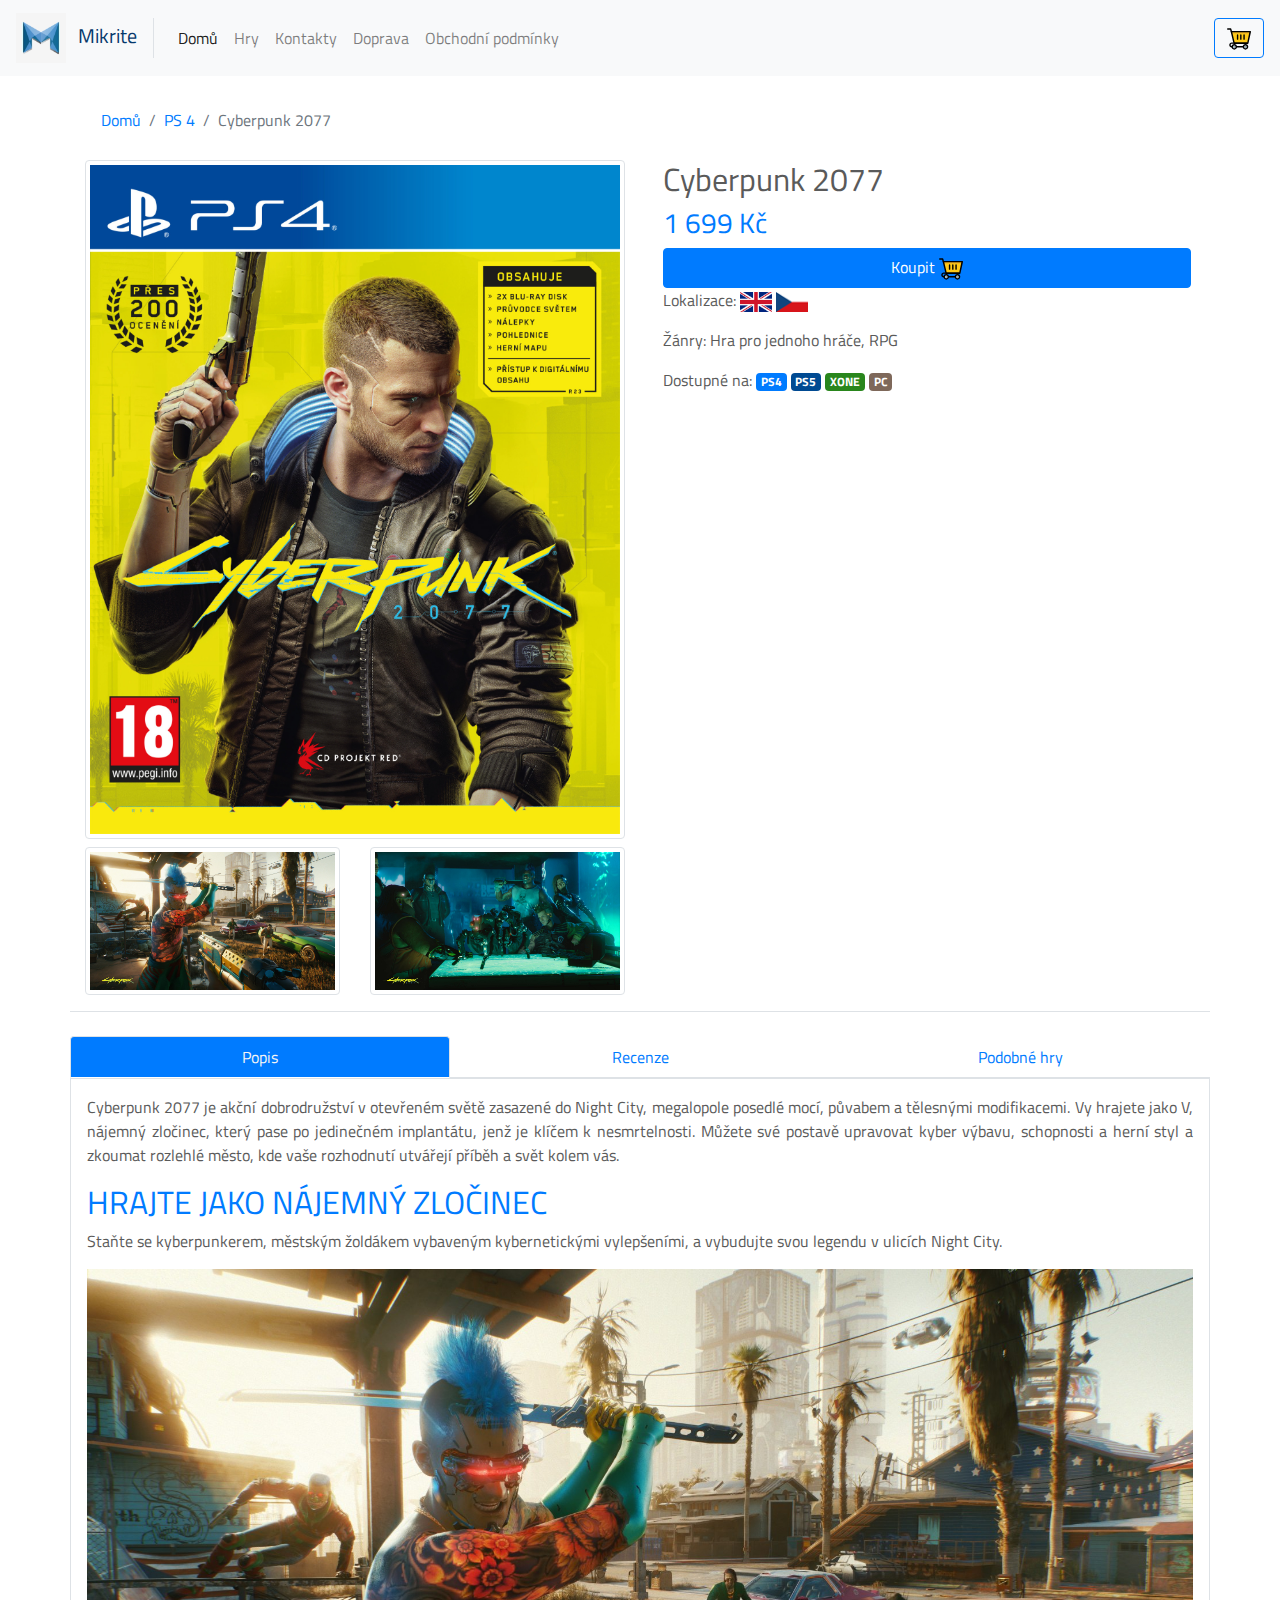
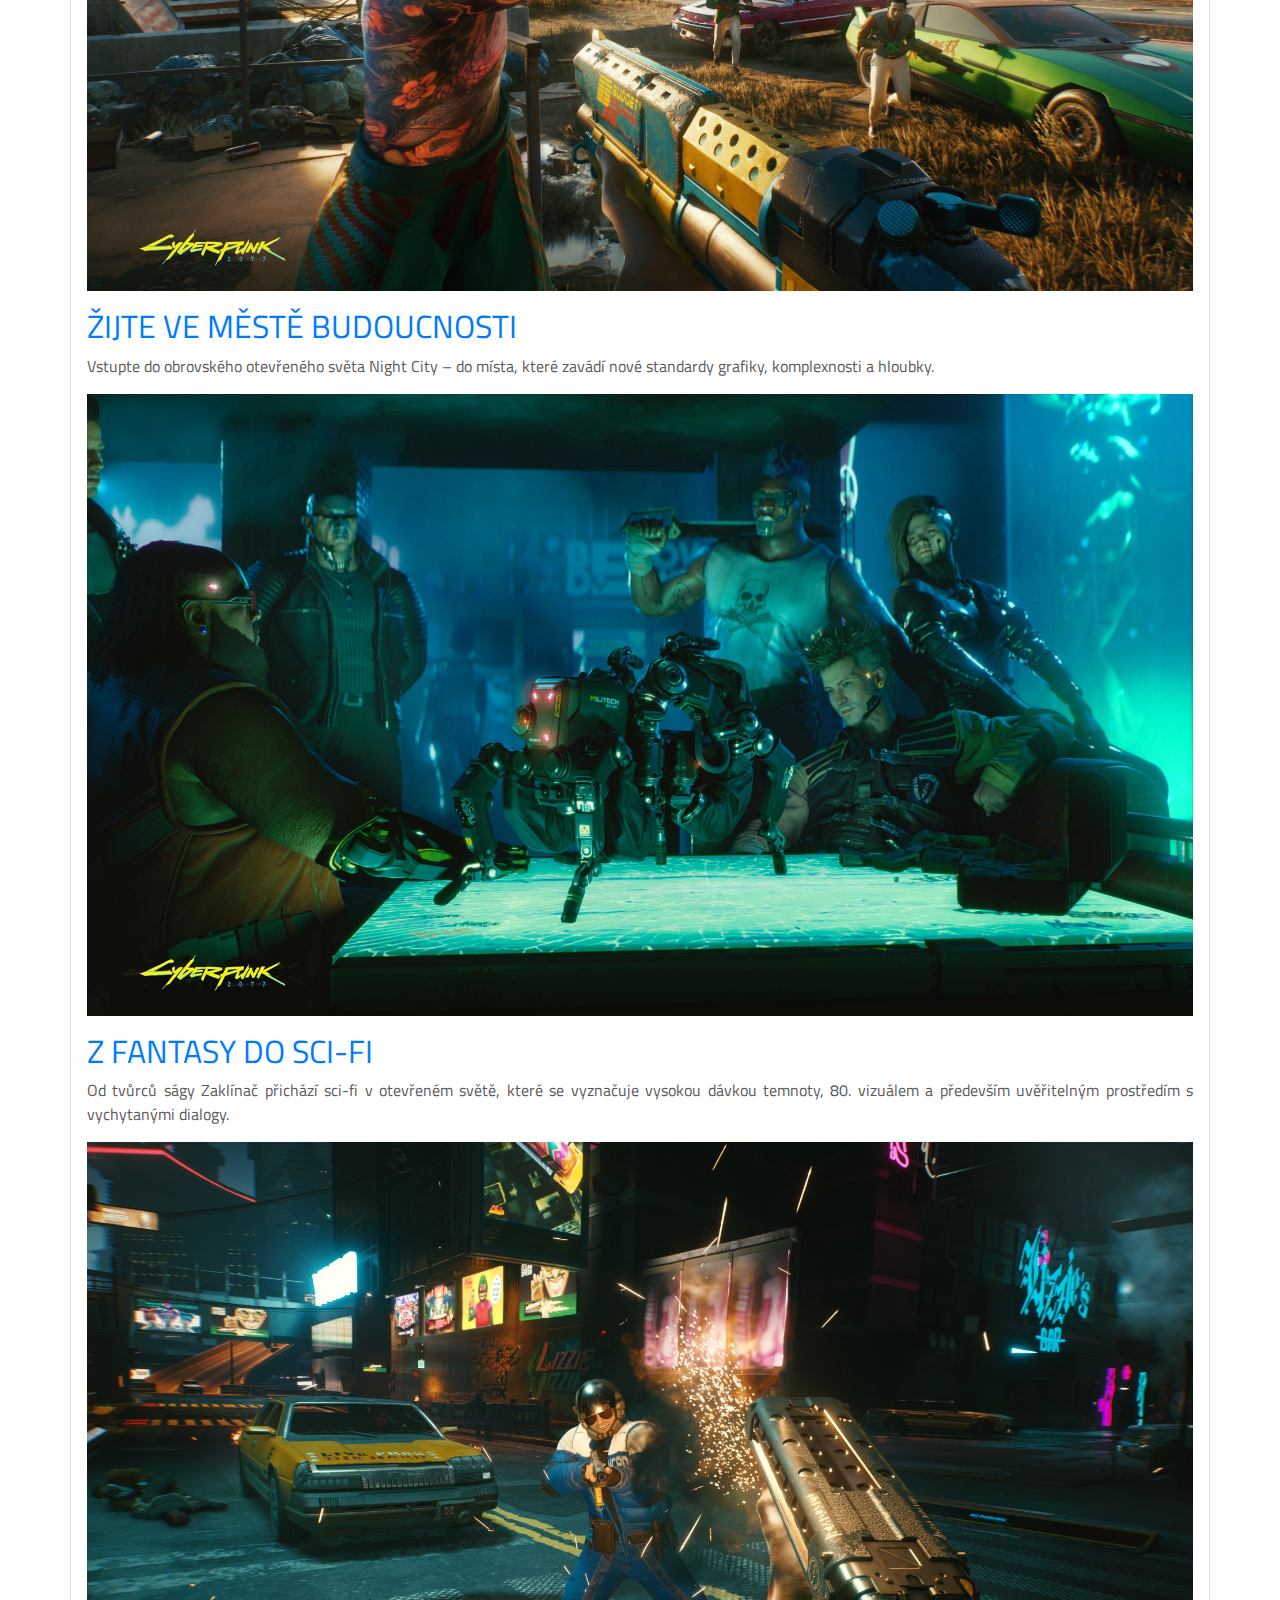
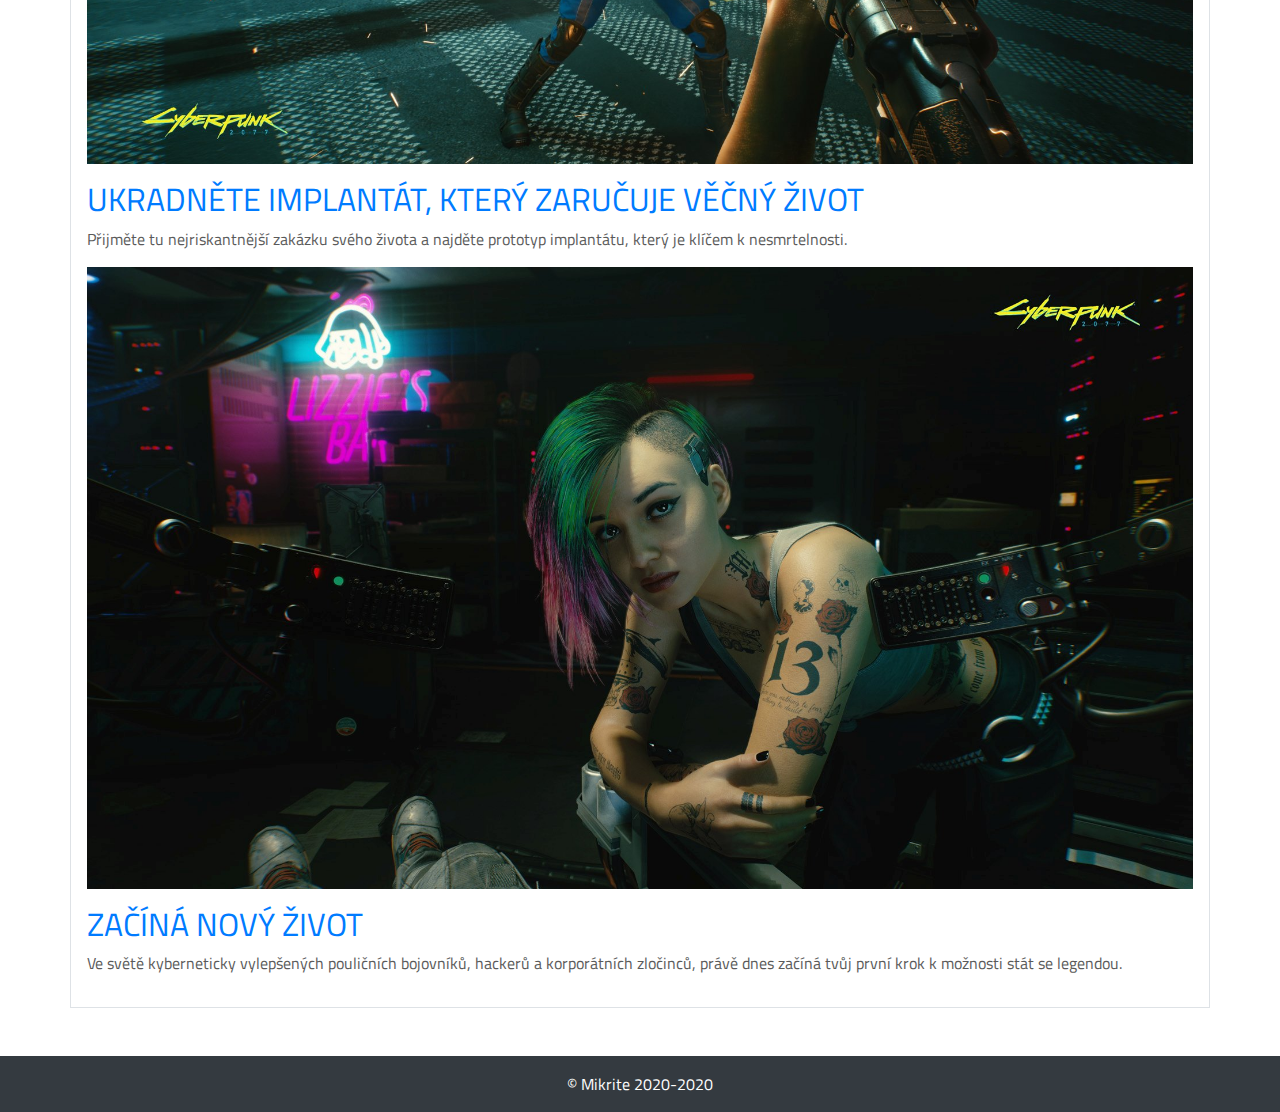
<file: cyberpunk-2077.html>
<!doctype html>
<html lang="en">
<head>
    <meta charset="utf-8">
    <meta content="width=device-width, initial-scale=1, shrink-to-fit=no" name="viewport">
    <meta content="" name="description">
    <meta content="" name="author">
    <link href="images/pngtree-3d-geometric-letter-m-icon-png-image_1871099.ico" rel="icon">

    <title>Mikrite</title>

    <link href="css/bootstrap.min.css" rel="stylesheet">
    <link href="css/lightbox.min.css" rel="stylesheet">
    <link href="css/badge.css" rel="stylesheet">
    <link href="css/styl.css" rel="stylesheet">
    <link href="https://fonts.gstatic.com" rel="preconnect">
    <link href="https://fonts.googleapis.com/css2?family=Titillium+Web&display=swap" rel="stylesheet">

    <script src="scripts/jquery-3.5.1.min.js"></script>
    <script src="scripts/bootstrap.bundle.min.js"></script>
    <script src="scripts/lightbox.min.js"></script>

    <script>
        $(function() {
            $('[data-toggle="popover"]').popover();
        });

    </script>
</head>

<body class="d-flex flex-column min-vh-100">

<div class="flex-grow-1">
    <nav class="navbar navbar-expand-md navbar-light fixed-top bg-light">
        <a class="navbar-brand red-hover blue" href="index.html">
            <img class="img-fluid mr-2" src="images/pngtree-3d-geometric-letter-m-icon-png-image_1871099.jpg"
                 width="50"/>
            Mikrite
        </a>
        <button aria-controls="navbarsExampleDefault" aria-expanded="false" aria-label="Toggle navigation"
                class="navbar-toggler"
                data-target="#navbarsExampleDefault" data-toggle="collapse" type="button">
            <span class="navbar-toggler-icon"></span>
        </button>

        <div class="pl-md-3 logo-border collapse navbar-collapse" id="navbarsExampleDefault">
            <ul class="navbar-nav mr-auto">
                <li class="nav-item active">
                    <a class="nav-link" href="index.html">Domů</a>
                </li>
                <li class="nav-item dropdown">
                    <a aria-expanded="false" aria-haspopup="true" class="nav-link" data-toggle="dropdown" href="#"
                       id="gamesDropdownLink">
                        Hry
                    </a>
                    <div aria-labelledby="gamesDropdownLink" class="dropdown-menu">
                        <a class="dropdown-item" href="ps4-games.html">PlayStation 4</a>
                        <a class="dropdown-item" href="xone-games.html">XBOX ONE</a>
                    </div>
                </li>

                <li class="nav-item">
                    <a class="nav-link" href="contact.html">Kontakty</a>
                </li>

                <li class="nav-item">
                    <a class="nav-link" href="delivery-options.html">Doprava</a>
                </li>

                <li class="nav-item">
                    <a class="nav-link" href="trade-terms.html">Obchodní podmínky</a>
                </li>
            </ul>
            <a href="shopping-cart.html">
                <button class="btn btn-outline-primary float-right">
                    <img src="images/icons/shopping-cart.svg" width="24"/>
                </button>
            </a>
        </div>
    </nav>

    <main role="main">

        <div class="container">

            <nav aria-label="breadcrumb" class="mt-5">
                <ol class="breadcrumb">
                    <li class="breadcrumb-item"><a href="index.html">Domů</a></li>
                    <li class="breadcrumb-item"><a href="ps4-games.html">PS 4</a></li>
                    <li class="breadcrumb-item active">Cyberpunk 2077</li>
                </ol>
            </nav>

            <!-- Row of the image and the information about the game -->
            <div class="row justify-content-center pb-3 mb-2 border-bottom">

                <!-- Image -->
                <div class="col-12 col-md-6">
                    <a data-lightbox="game-images" data-title="Cyberpunk 2077 PS 4 edice"
                       href="images/small-thumbnails/cyberpunk-2077.jpg">
                        <img alt="Cyberpunk 2077" class="img-thumbnail img-fluid"
                             src="images/small-thumbnails/cyberpunk-2077.jpg"/>
                    </a>
                    <div class="row mt-2">
                        <div class="col-6">
                            <a data-lightbox="game-images" data-title="Lov cyberhunterů"
                               href="images/game-images/cyberpunk-2077-1.jpg">
                                <img alt="Spider-Man Miles Morales" class="img-thumbnail img-fluid"
                                     src="images/game-images/cyberpunk-2077-1.jpg"/>
                            </a>
                        </div>
                        <div class="col-6">
                            <a data-lightbox="game-images" data-title="Dex prodává zbraně"
                               href="images/game-images/cyberpunk-2077-2.jpg">
                                <img alt="Spider-Man Miles Morales" class="img-thumbnail img-fluid"
                                     src="images/game-images/cyberpunk-2077-2.jpg"/>
                            </a>
                        </div>
                    </div>
                </div>

                <!-- Game information -->
                <div class="col-12 col-md-6 mt-3 mt-md-0 pt-3 pt-md-0 product-description">
                    <div class="row ml-2 mr-1">
                        <div class="d-flex flex-column flex-grow-1">
                            <h2>Cyberpunk 2077</h2>
                            <h3 class="product-price">1 699 Kč</h3>
                            <button class="btn btn-primary" data-target="#productOrderedModal" data-toggle="modal">Koupit <img src="images/icons/shopping-cart.svg"
                                                                                                                               width="24"/></button>
                            <p>
                                Lokalizace:
                                <img class="popover-note"
                                     src="images/icons/united-kingdom-flag-small.png" alt="united_kingdom_flag"
                                     data-toggle="popover"
                                     data-content="Tento produkt obsahuje anglický jazyk."
                                     rel="popover"
                                     data-placement="bottom"
                                     data-original-title="Anglický jazyk"
                                     data-trigger="hover"
                                     width="32" height="20">
                                <img class="popover-note"
                                     src="images/icons/czech-republic-flag-icon-32.png" alt="czech_republic_flag"
                                     data-toggle="popover"
                                     data-content="Tento produkt obsahuje český jazyk."
                                     rel="popover"
                                     data-placement="bottom"
                                     data-original-title="Český jazyk"
                                     data-trigger="hover"
                                     width="32"
                                     height="20">
                            </p>
                            <p>Žánry: Hra pro jednoho hráče, RPG</p>
                            <p>Dostupné na:
                                <span class="badge badge-ps4">PS4</span>
                                <span class="badge badge-ps5">PS5</span>
                                <span class="badge badge-xone">XONE</span>
                                <span class="badge badge-pc">PC</span>
                            </p>
                        </div>
                    </div>
                </div>
            </div>

            <div class="row mt-4 mb-5">
                <div class="flex-grow-1">
                    <ul class="nav nav-tabs nav-justified" id="myTab" role="tablist">
                        <li class="nav-item">
                            <a aria-controls="home" aria-selected="true" class="nav-link product-tab active" data-toggle="tab"
                               href="#description"
                               id="home-tab" role="tab">Popis</a>
                        </li>
                        <li class="nav-item">
                            <a aria-controls="profile" aria-selected="false" class="nav-link product-tab" data-toggle="tab"
                               href="#reviews"
                               id="profile-tab" role="tab">Recenze</a>
                        </li>
                        <li class="nav-item">
                            <a aria-controls="messages" aria-selected="false" class="nav-link product-tab" data-toggle="tab"
                               href="#related-games"
                               id="messages-tab" role="tab">Podobné hry</a>
                        </li>
                    </ul>

                    <!-- Tab panes -->
                    <div class="tab-content">
                        <div aria-labelledby="home-tab" class="tab-pane border active" id="description" role="tabpanel">
                            <div class="container p-3">
                                <p class="text-justify">
                                    Cyberpunk 2077 je akční dobrodružství v otevřeném světě zasazené do Night City, megalopole posedlé mocí, půvabem a tělesnými modifikacemi.
                                    Vy hrajete jako V, nájemný zločinec, který pase po jedinečném implantátu, jenž je klíčem k nesmrtelnosti.
                                    Můžete své postavě upravovat kyber výbavu, schopnosti a herní styl a zkoumat rozlehlé město, kde vaše rozhodnutí utvářejí příběh a svět kolem vás.
                                </p>

                                <h2 class="description-title text">HRAJTE JAKO NÁJEMNÝ ZLOČINEC</h2>
                                <p class="text-justify">
                                    Staňte se kyberpunkerem, městským žoldákem vybaveným kybernetickými vylepšeními, a vybudujte svou legendu v ulicích Night City.
                                </p>

                                <a data-lightbox="game-images2" data-title="Lov cyberhunterů"
                                   href="images/game-images/cyberpunk-2077-1.jpg">
                                    <img alt="SMMM1" class="img-fluid mb-3" src="images/game-images/cyberpunk-2077-1.jpg">
                                </a>

                                <h2 class="description-title text-capitalize">ŽIJTE VE MĚSTĚ BUDOUCNOSTI</h2>
                                <p class="text-justify">
                                    Vstupte do obrovského otevřeného světa Night City – do místa, které zavádí nové standardy grafiky, komplexnosti a hloubky.
                                </p>

                                <a data-lightbox="game-images2" data-title="Dex prodává zbraně"
                                   href="images/game-images/cyberpunk-2077-2.jpg">
                                    <img class="img-fluid mb-3" src="images/game-images/cyberpunk-2077-2.jpg">
                                </a>

                                <h2 class="description-title text-capitalize">Z FANTASY DO SCI-FI</h2>
                                <p class="text-justify">
                                    Od tvůrců ságy Zaklínač přichází sci-fi v otevřeném světě, které se vyznačuje vysokou dávkou temnoty, 80. vizuálem a především uvěřitelným prostředím s vychytanými dialogy.
                                </p>

                                <a data-lightbox="game-images2" data-title="NCPD"
                                   href="images/game-images/cyberpunk-2077-3.jpg">
                                    <img class="img-fluid mb-3" src="images/game-images/cyberpunk-2077-3.jpg">
                                </a>


                                <h2 class="description-title text-capitalize">UKRADNĚTE IMPLANTÁT, KTERÝ ZARUČUJE VĚČNÝ ŽIVOT</h2>
                                <p class="text-justify">
                                    Přijměte tu nejriskantnější zakázku svého života a najděte prototyp implantátu, který je klíčem k nesmrtelnosti.
                                </p>


                                <a data-lightbox="game-images2" data-title="Judy Alvarez"
                                   href="images/game-images/cyberpunk-2077-4.jpg">
                                    <img class="img-fluid mb-3" src="images/game-images/cyberpunk-2077-4.jpg">
                                </a>

                                <h2 class="description-title text-capitalize">ZAČÍNÁ NOVÝ ŽIVOT</h2>
                                <p class="text-justify">
                                    Ve světě kyberneticky vylepšených pouličních bojovníků, hackerů a korporátních zločinců, právě dnes začíná tvůj první krok k možnosti stát se legendou.
                                </p>
                            </div>
                        </div>
                        <div aria-labelledby="profile-tab" class="tab-pane border" id="reviews" role="tabpanel">
                            <div class="container p-3">
                                <h1 class="text-center border-bottom">Recenze</h1>
                                <div class="row justify-content-center">
                                    <div class="col-12 col-md-8 col-lg-4 border-right-0 border-right-lg border-bottom border-bottom-lg-0 pb-4 pb-lg-0">
                                        <div class="row justify-content-center">
                                            <h1 class="over-75-rating">93 %</h1>
                                        </div>

                                        <div class="row justify-content-center">
                                            <div class="col-2">
                                                <img alt="" class="img-fluid" src="images/icons/full-star.svg">
                                            </div>
                                            <div class="col-2">
                                                <img class="img-fluid" src="images/icons/full-star.svg">
                                            </div>
                                            <div class="col-2">
                                                <img class="img-fluid" src="images/icons/full-star.svg">
                                            </div>
                                            <div class="col-2">
                                                <img class="img-fluid" src="images/icons/full-star.svg">
                                            </div>
                                            <div class="col-2">
                                                <img class="img-fluid" src="images/icons/empty-star.svg">
                                            </div>
                                        </div>


                                    </div>
                                    <div class="col-12 col-lg-8 mt-5 mt-lg-0">
                                        <div class="row mb-3 justify-content-center">
                                            <div class="col-10 col-md-5">
                                                <div class="row justify-content-center justify-content-md-end mb-3 mb-md-0">
                                                    <div class="col-2">
                                                        <img alt="" class="img-fluid" src="images/icons/full-star.svg">
                                                    </div>
                                                    <div class="col-2">
                                                        <img class="img-fluid" src="images/icons/full-star.svg">
                                                    </div>
                                                    <div class="col-2">
                                                        <img class="img-fluid" src="images/icons/full-star.svg">
                                                    </div>
                                                    <div class="col-2">
                                                        <img class="img-fluid" src="images/icons/full-star.svg">
                                                    </div>
                                                    <div class="col-2">
                                                        <img class="img-fluid" src="images/icons/full-star.svg">
                                                    </div>
                                                </div>
                                            </div>

                                            <div class="col-12 col-md-7">
                                                <div class="progress">
                                                    <div aria-valuemax="100" aria-valuemin="0" aria-valuenow="70"
                                                         class="progress-bar" role="progressbar"
                                                         style="width:70%"></div>
                                                </div>
                                            </div>
                                        </div>
                                        <div class="row mb-3 justify-content-center">
                                            <div class="col-10 col-md-5">
                                                <div class="row justify-content-center justify-content-md-end mb-3 mb-md-0">
                                                    <div class="col-2">
                                                        <img alt="" class="img-fluid" src="images/icons/full-star.svg">
                                                    </div>
                                                    <div class="col-2">
                                                        <img class="img-fluid" src="images/icons/full-star.svg">
                                                    </div>
                                                    <div class="col-2">
                                                        <img class="img-fluid" src="images/icons/full-star.svg">
                                                    </div>
                                                    <div class="col-2">
                                                        <img class="img-fluid" src="images/icons/full-star.svg">
                                                    </div>
                                                </div>
                                            </div>

                                            <div class="col-12 col-md-7">
                                                <div class="progress">
                                                    <div aria-valuemax="100" aria-valuemin="0" aria-valuenow="10"
                                                         class="progress-bar" role="progressbar"
                                                         style="width:10%"></div>
                                                </div>
                                            </div>
                                        </div>
                                        <div class="row mb-3 justify-content-center">
                                            <div class="col-10 col-md-5">
                                                <div class="row justify-content-center justify-content-md-end mb-3 mb-md-0">
                                                    <div class="col-2">
                                                        <img alt="" class="img-fluid" src="images/icons/full-star.svg">
                                                    </div>
                                                    <div class="col-2">
                                                        <img class="img-fluid" src="images/icons/full-star.svg">
                                                    </div>
                                                    <div class="col-2">
                                                        <img class="img-fluid" src="images/icons/full-star.svg">
                                                    </div>
                                                </div>
                                            </div>

                                            <div class="col-12 col-md-7">
                                                <div class="progress">
                                                    <div aria-valuemax="100" aria-valuemin="0" aria-valuenow="7"
                                                         class="progress-bar" role="progressbar" style="width:7%"></div>
                                                </div>
                                            </div>
                                        </div>
                                        <div class="row mb-3 justify-content-center">
                                            <div class="col-10 col-md-5">
                                                <div class="row justify-content-center justify-content-md-end mb-3 mb-md-0">
                                                    <div class="col-2">
                                                        <img alt="" class="img-fluid" src="images/icons/full-star.svg">
                                                    </div>
                                                    <div class="col-2">
                                                        <img class="img-fluid" src="images/icons/full-star.svg">
                                                    </div>
                                                </div>
                                            </div>

                                            <div class="col-12 col-md-7">
                                                <div class="progress">
                                                    <div aria-valuemax="100" aria-valuemin="0" aria-valuenow="8"
                                                         class="progress-bar" role="progressbar" style="width:8%"></div>
                                                </div>
                                            </div>
                                        </div>
                                        <div class="row mb-3 justify-content-center">
                                            <div class="col-10 col-md-5">
                                                <div class="row justify-content-center justify-content-md-end mb-3 mb-md-0">
                                                    <div class="col-2">
                                                        <img alt="" class="img-fluid" src="images/icons/full-star.svg">
                                                    </div>
                                                </div>
                                            </div>

                                            <div class="col-12 col-md-7">
                                                <div class="progress">
                                                    <div aria-valuemax="100" aria-valuemin="0" aria-valuenow="5"
                                                         class="progress-bar" role="progressbar" style="width:5%"></div>
                                                </div>
                                            </div>
                                        </div>
                                    </div>
                                </div>

                                <!-- Reviews -->
                                <div class="row ml-0 mr-0 mt-4 pt-4 pb-4 border-top justify-content-center">
                                    <div class="col-12 col-md-8 col-lg-4 d-flex p-0 m-0 flex-column border-right-0 border-right-lg">
                                        <div class="mx-auto">
                                            <img alt="" src="images/icons/user.svg" width="150"/>
                                        </div>
                                        <h1 class="text-center reviewer-name">Aquaskoll</h1>

                                        <div class="row justify-content-center">
                                            <div class="col-2">
                                                <img alt="" class="img-fluid" src="images/icons/full-star.svg">
                                            </div>
                                            <div class="col-2">
                                                <img class="img-fluid" src="images/icons/full-star.svg">
                                            </div>
                                            <div class="col-2">
                                                <img class="img-fluid" src="images/icons/full-star.svg">
                                            </div>
                                            <div class="col-2">
                                                <img class="img-fluid" src="images/icons/full-star.svg">
                                            </div>
                                            <div class="col-2">
                                                <img class="img-fluid" src="images/icons/full-star.svg">
                                            </div>
                                        </div>

                                        <h1 class="text-center over-50-rating">100 %</h1>

                                    </div>
                                    <div class="col-12 col-lg-8">
                                        <p class="text-justify">
                                            Trvalo mě tři dny, než jsem se to naučil ovládat, ale potom to šlo jako po
                                            másle.
                                            Nádherně propracované bojové scény, zpomalené a nádherně vyobrazené, pro mě
                                            jedna z nejlepších her co jsou.
                                        </p>

                                        <div class="row">
                                            <div class="col-12 col-md-6 d-flex flex-column">
                                                <ul class="positive-points">
                                                    <li>Nádherný New York</li>
                                                    <li>České titulky</li>
                                                    <li>Skvělý příběh</li>
                                                    <li>Velmi krátce budete hrát i za jiné postavy</li>
                                                    <li>Medaile</li>
                                                    <li>Velké množství vedlejších úkolů</li>
                                                    <li>Pořád se tam něco děje</li>
                                                    <li>Značka Marvel</li>
                                                </ul>
                                            </div>

                                            <div class="col-12 col-md-6 d-flex flex-column">
                                                <ul class="negative-points">
                                                    <li>I na nejtěžší úroveň je hra zbytečně lehká (80% hry) potom už je
                                                        to těžké
                                                    </li>
                                                </ul>
                                            </div>
                                        </div>
                                    </div>
                                </div>
                                <div class="row ml-0 mr-0 mt-4 pt-4 pb-4 border-top justify-content-center">
                                    <div class="col-12 col-md-8 col-lg-4 d-flex flex-column border-right-0 border-right-lg">
                                        <div class="mx-auto">
                                            <img alt="" src="images/icons/user.svg" width="150"/>
                                        </div>
                                        <h1 class="text-center reviewer-name">Marhul</h1>

                                        <div class="row justify-content-center">
                                            <div class="col-2">
                                                <img alt="" class="img-fluid" src="images/icons/full-star.svg">
                                            </div>
                                            <div class="col-2">
                                                <img class="img-fluid" src="images/icons/empty-star.svg">
                                            </div>
                                            <div class="col-2">
                                                <img class="img-fluid" src="images/icons/empty-star.svg">
                                            </div>
                                            <div class="col-2">
                                                <img class="img-fluid" src="images/icons/empty-star.svg">
                                            </div>
                                            <div class="col-2">
                                                <img class="img-fluid" src="images/icons/empty-star.svg">
                                            </div>
                                        </div>

                                        <h1 class="text-center over-50-rating">25 %</h1>

                                    </div>
                                    <div class="col-12 col-lg-8">
                                        <p class="text-justify">
                                            Velmi podprůměrná hra, která ani nestojí za ten peníz. Krátká hra, se
                                            stejným gameplayem jako minulý díl (Spider-Man 2018).
                                            I ten AC Odyssey je lepší gameska.
                                        </p>

                                        <div class="row">
                                            <div class="col-12 col-md-6 d-flex flex-column">
                                                <ul class="positive-points">
                                                    <li>Už to mám za sebou</li>
                                                </ul>
                                            </div>

                                            <div class="col-12 col-md-6 d-flex flex-column">
                                                <ul class="negative-points">
                                                    <li>Velmi jednoduché až pro malé děcka</li>
                                                    <li>Žádná smutná scéna jako například když umřela teta May</li>
                                                    <li>Peter Parker odjel na dovolenou a my musíme hrát za otroka</li>
                                                </ul>
                                            </div>
                                        </div>
                                    </div>
                                </div>
                            </div>
                        </div>
                        <div aria-labelledby="messages-tab" class="tab-pane border" id="related-games" role="tabpanel">
                            <div class="container p-3">
                                <div class="row justify-content-around mt-2 mb-3">
                                    <div class="col-xl-4 col-lg-4 col-md-6 d-flex flex-column mb-3">
                                        <div class="product-box d-flex flex-column">
                                            <div class="row justify-content-center">
                                                <a href="cyberpunk-2077.html">
                                                    <img alt="Generic input" class="product-thumbnail mt-1 mb-1"
                                                         src="images/small-thumbnails/cyberpunk-2077.jpg"/>
                                                </a>
                                            </div>
                                            <div class="badge-row justify-content-center">
                                                <span class="badge badge-ps4">PS4</span>
                                                <span class="badge badge-xone">XONE</span>
                                                <span class="badge badge-pc">PC</span>
                                            </div>

                                            <div class="d-flex flex-column" style="min-height: 100px">
                                                <a class="game-name text-center flex-grow-1" href="cyberpunk-2077.html">Cyberpunk 2077</a>


                                                <div class="row justify-content-center">
                                                    <h2 class="product-price">1699 Kč</h2>
                                                </div>
                                            </div>
                                        </div>
                                    </div>

                                    <div class="col-xl-4 col-lg-4 col-md-6 d-flex flex-column mb-3">
                                        <div class="product-box d-flex flex-column">
                                            <div class="row justify-content-center">
                                                <a href="spiderman-miles-morales.html">
                                                    <img alt="Generic input" class="product-thumbnail mt-1 mb-1"
                                                         src="images/small-thumbnails/spiderman-miles-morales.jpg"/>
                                                </a>
                                            </div>
                                            <div class="badge-row justify-content-center">
                                                <span class="badge badge-ps4">PS4</span>
                                            </div>

                                            <div class="d-flex flex-column" style="min-height: 100px">
                                                <a class="game-name text-center flex-grow-1"
                                                   href="spiderman-miles-morales.html">Spider-Man Miles Morales</a>


                                                <div class="row justify-content-center">
                                                    <h2 class="product-price">1899 Kč</h2>
                                                </div>
                                            </div>
                                        </div>
                                    </div>

                                    <div class="col-xl-4 col-lg-4 col-md-6 d-flex flex-column mb-3">
                                        <div class="product-box d-flex flex-column">
                                            <div class="row justify-content-center">
                                                <a href="assassins-creed-valhalla.html">
                                                    <img alt="Generic input" class="product-thumbnail mt-1 mb-1"
                                                         src="images/small-thumbnails/ac-valhalla.jpg"/>
                                                </a>
                                            </div>
                                            <div class="badge-row justify-content-center">
                                                <span class="badge badge-ps4">PS4</span>
                                                <span class="badge badge-xone">XONE</span>
                                                <span class="badge badge-pc">PC</span>
                                            </div>

                                            <div class="d-flex flex-column" style="min-height: 100px">
                                                <a class="game-name text-center flex-grow-1" href="assassins-creed-valhalla.html">Assassin's Creed: Valhalla</a>


                                                <div class="row justify-content-center">
                                                    <h2 class="product-price">1699 Kč</h2>
                                                </div>
                                            </div>
                                        </div>
                                    </div>
                                </div>
                            </div>
                        </div>
                    </div>
                </div>
            </div>
            <div aria-hidden="true" aria-labelledby="productOrderedModal" class="modal fade" id="productOrderedModal"
                 role="dialog" tabindex="-1">
                <div class="modal-dialog" role="document">
                    <div class="modal-content">
                        <div class="modal-header">
                            <h5 class="modal-title">Produkt 'Assassin's Creed: Valhalla - Limited Edition' byl objednán.</h5>
                            <button aria-label="Close" class="close" data-dismiss="modal" type="button">
                                <span aria-hidden="true">&times;</span>
                            </button>
                        </div>
                        <div class="modal-footer">
                            <button class="btn btn-danger" data-dismiss="modal" type="button">Zavřít</button>
                            <a href="shopping-cart.html">
                                <button class="btn btn-cart text-white" type="button">
                                    Do košíku
                                </button>
                            </a>
                        </div>
                    </div>
                </div>
            </div>

        </div>



    </main>
</div>
<footer class="d-flex justify-content-center flex-grow-1 text-white container-fluid bg-dark">
    <p class="m-3">&copy; Mikrite 2020-2020</p>
</footer>
</body>
</html>
</file>
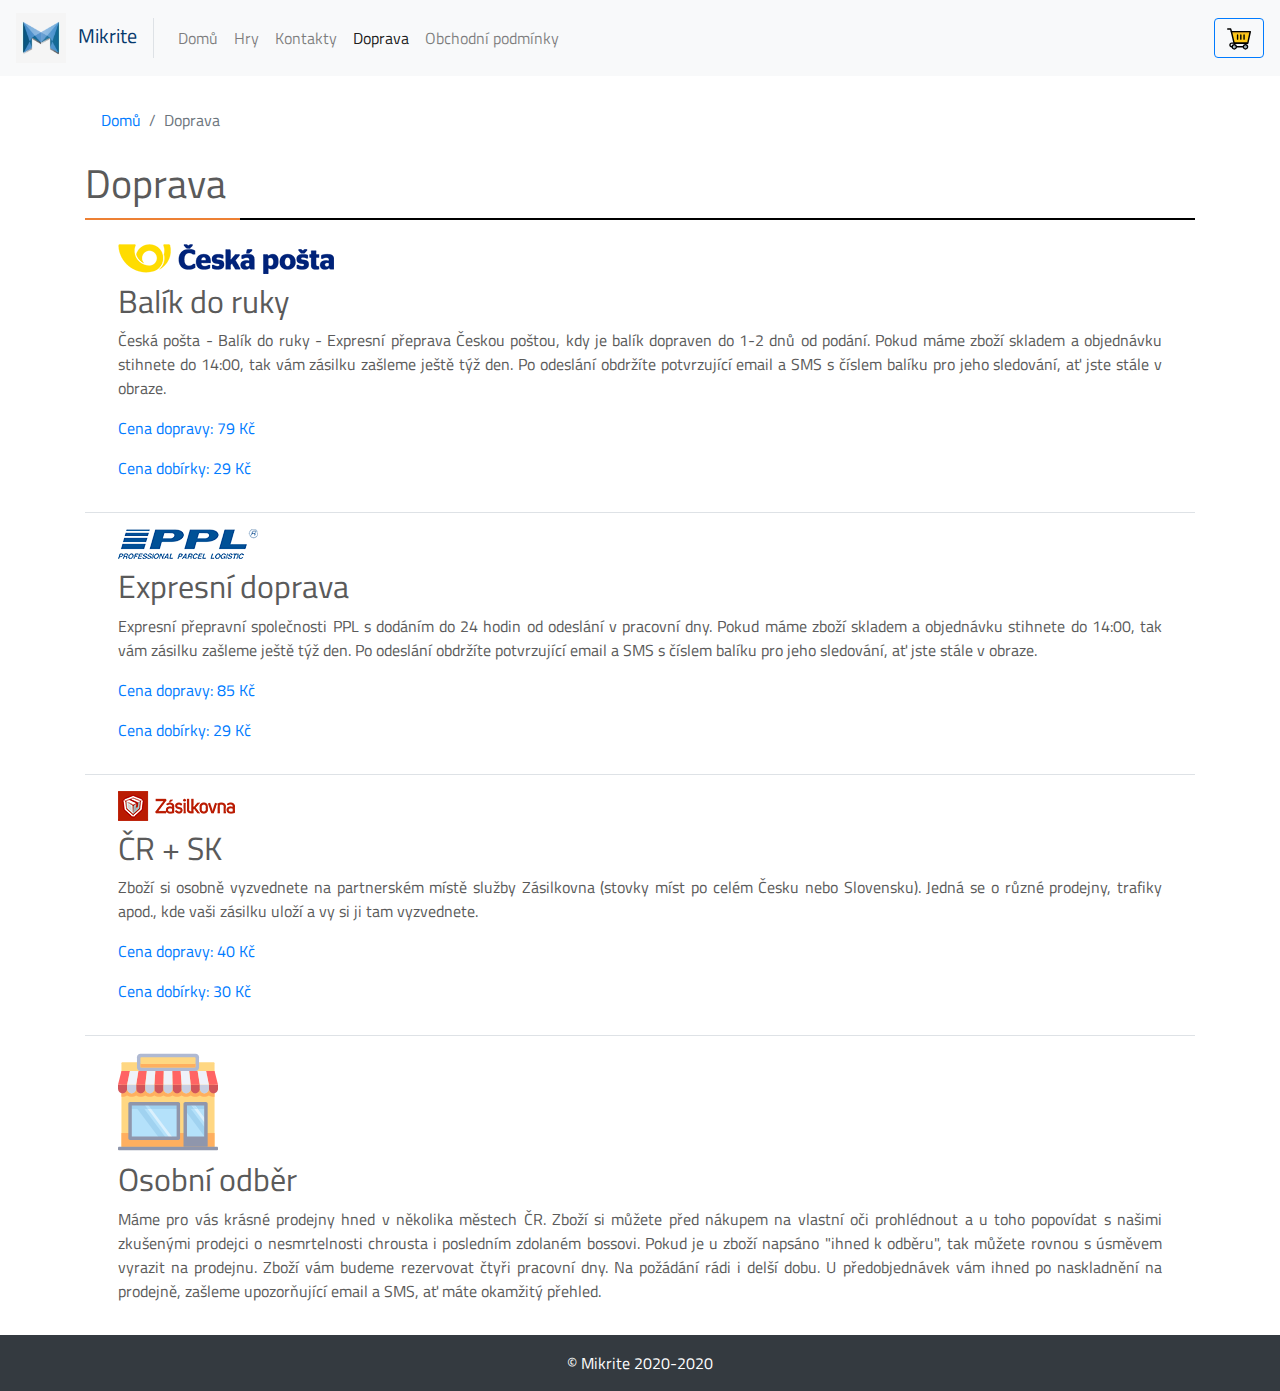
<file: delivery-options.html>
<!doctype html>
<html lang="en">
<head>
    <meta charset="utf-8">
    <meta content="width=device-width, initial-scale=1, shrink-to-fit=no" name="viewport">
    <meta content="" name="description">
    <meta content="" name="author">
    <link href="images/pngtree-3d-geometric-letter-m-icon-png-image_1871099.ico" rel="icon">

    <title>Mikrite</title>

    <link href="css/bootstrap.min.css" rel="stylesheet">
    <link href="css/lightbox.min.css" rel="stylesheet">
    <link href="css/badge.css" rel="stylesheet">
    <link href="css/styl.css" rel="stylesheet">
    <link href="css/datatables.min.css" rel="stylesheet">
    <link href="https://fonts.gstatic.com" rel="preconnect">
    <link href="https://fonts.googleapis.com/css2?family=Titillium+Web&display=swap" rel="stylesheet">

    <script src="scripts/jquery-3.5.1.min.js"></script>
    <script src="scripts/bootstrap.bundle.min.js"></script>
</head>

<body class="d-flex flex-column min-vh-100">

<div class="flex-grow-1">
    <nav class="navbar navbar-expand-md navbar-light fixed-top bg-light">
        <a class="navbar-brand red-hover blue" href="index.html">
            <img class="img-fluid mr-2" src="images/pngtree-3d-geometric-letter-m-icon-png-image_1871099.jpg"
                 width="50"/>
            Mikrite
        </a>
        <button aria-controls="navbarsExampleDefault" aria-expanded="false" aria-label="Toggle navigation"
                class="navbar-toggler"
                data-target="#navbarsExampleDefault" data-toggle="collapse" type="button">
            <span class="navbar-toggler-icon"></span>
        </button>

        <div class="pl-md-3 logo-border collapse navbar-collapse" id="navbarsExampleDefault">
            <ul class="navbar-nav mr-auto">
                <li class="nav-item">
                    <a class="nav-link" href="index.html">Domů</a>
                </li>
                <li class="nav-item dropdown">
                    <a aria-expanded="false" aria-haspopup="true" class="nav-link" data-toggle="dropdown" href="#"
                       id="gamesDropdownLink">
                        Hry
                    </a>
                    <div aria-labelledby="gamesDropdownLink" class="dropdown-menu">
                        <a class="dropdown-item" href="ps4-games.html">PlayStation 4</a>
                        <a class="dropdown-item" href="xone-games.html">XBOX ONE</a>
                    </div>
                </li>

                <li class="nav-item">
                    <a class="nav-link" href="contact.html">Kontakty</a>
                </li>

                <li class="nav-item">
                    <a class="nav-link active" href="delivery-options.html">Doprava</a>
                </li>

                <li class="nav-item">
                    <a class="nav-link" href="trade-terms.html">Obchodní podmínky</a>
                </li>
            </ul>
            <a href="shopping-cart.html">
                <button class="btn btn-outline-primary float-right">
                    <img src="images/icons/shopping-cart.svg" width="24"/>
                </button>
            </a>
        </div>
    </nav>

    <main role="main">

        <div class="container">

            <nav aria-label="breadcrumb" class="mt-5">
                <ol class="breadcrumb">
                    <li class="breadcrumb-item"><a href="index.html">Domů</a></li>
                    <li class="breadcrumb-item active">Doprava</li>
                </ol>
            </nav>

            <h1 class="title-line">Doprava</h1>
            <div class="px-5 py-3 border-bottom">
                <div class="row">
                    <img src="images/icons/ceska_posta.png" alt="ceska_posta">
                </div>
                <div class="row mt-2">
                    <h2>Balík do ruky</h2>
                </div>
                <div class="row">
                    <p class="text-justify">
                        Česká pošta - Balík do ruky - Expresní přeprava Českou poštou, kdy je balík dopraven do 1-2 dnů od podání.
                        Pokud máme zboží skladem a objednávku stihnete do 14:00, tak vám zásilku zašleme ještě týž den.
                        Po odeslání obdržíte potvrzující email a SMS s číslem balíku pro jeho sledování, ať jste stále v obraze.
                    </p>
                </div>

                <div class="row">
                    <p class="delivery-price">Cena dopravy: 79 Kč</p>
                </div>

                <div class="row">
                    <p class="delivery-price">Cena dobírky: 29 Kč</p>
                </div>
            </div>

            <div class="px-5 py-3 border-bottom">
                <div class="row">
                    <img src="images/icons/ppl.png" alt="ppl">
                </div>
                <div class="row mt-2">
                    <h2>Expresní doprava</h2>
                </div>
                <div class="row">
                    <p class="text-justify">
                        Expresní přepravní společnosti PPL s dodáním do 24 hodin od odeslání v pracovní dny.
                        Pokud máme zboží skladem a objednávku stihnete do 14:00, tak vám zásilku zašleme ještě týž den.
                        Po odeslání obdržíte potvrzující email a SMS s číslem balíku pro jeho sledování, ať jste stále v obraze.
                    </p>
                </div>

                <div class="row">
                    <p class="delivery-price">Cena dopravy: 85 Kč</p>
                </div>

                <div class="row">
                    <p class="delivery-price">Cena dobírky: 29 Kč</p>
                </div>
            </div>

            <div class="px-5 py-3 border-bottom">
                <div class="row">
                    <img src="images/icons/zasilkovna.png" alt="zasilkovna">
                </div>
                <div class="row mt-2">
                    <h2>ČR + SK</h2>
                </div>
                <div class="row">
                    <p class="text-justify">
                        Zboží si osobně vyzvednete na partnerském místě služby Zásilkovna (stovky míst po celém Česku nebo Slovensku).
                        Jedná se o různé prodejny, trafiky apod., kde vaši zásilku uloží a vy si ji tam vyzvednete.
                    </p>
                </div>

                <div class="row">
                    <p class="delivery-price">Cena dopravy: 40 Kč</p>
                </div>

                <div class="row">
                    <p class="delivery-price">Cena dobírky: 30 Kč</p>
                </div>
            </div>

            <div class="px-5 py-3">
                <div class="row">
                    <img src="images/icons/store.svg" alt="store" width="100">
                </div>
                <div class="row mt-2">
                    <h2>Osobní odběr</h2>
                </div>
                <div class="row">
                    <p class="text-justify">
                        Máme pro vás krásné prodejny hned v několika městech ČR.
                        Zboží si můžete před nákupem na vlastní oči prohlédnout a u toho popovídat s našimi zkušenými prodejci o nesmrtelnosti chrousta i posledním zdolaném bossovi.
                        Pokud je u zboží napsáno "ihned k odběru", tak můžete rovnou s úsměvem vyrazit na prodejnu.
                        Zboží vám budeme rezervovat čtyři pracovní dny. Na požádání rádi i delší dobu.
                        U předobjednávek vám ihned po naskladnění na prodejně, zašleme upozorňující email a SMS, ať máte okamžitý přehled.
                    </p>
                </div>
            </div>
        </div>


    </main>
</div>

<footer class="d-flex justify-content-center bg-dark text-white">
    <p class="m-3">&copy; Mikrite 2020-2020</p>
</footer>
</body>
</html>
</file>
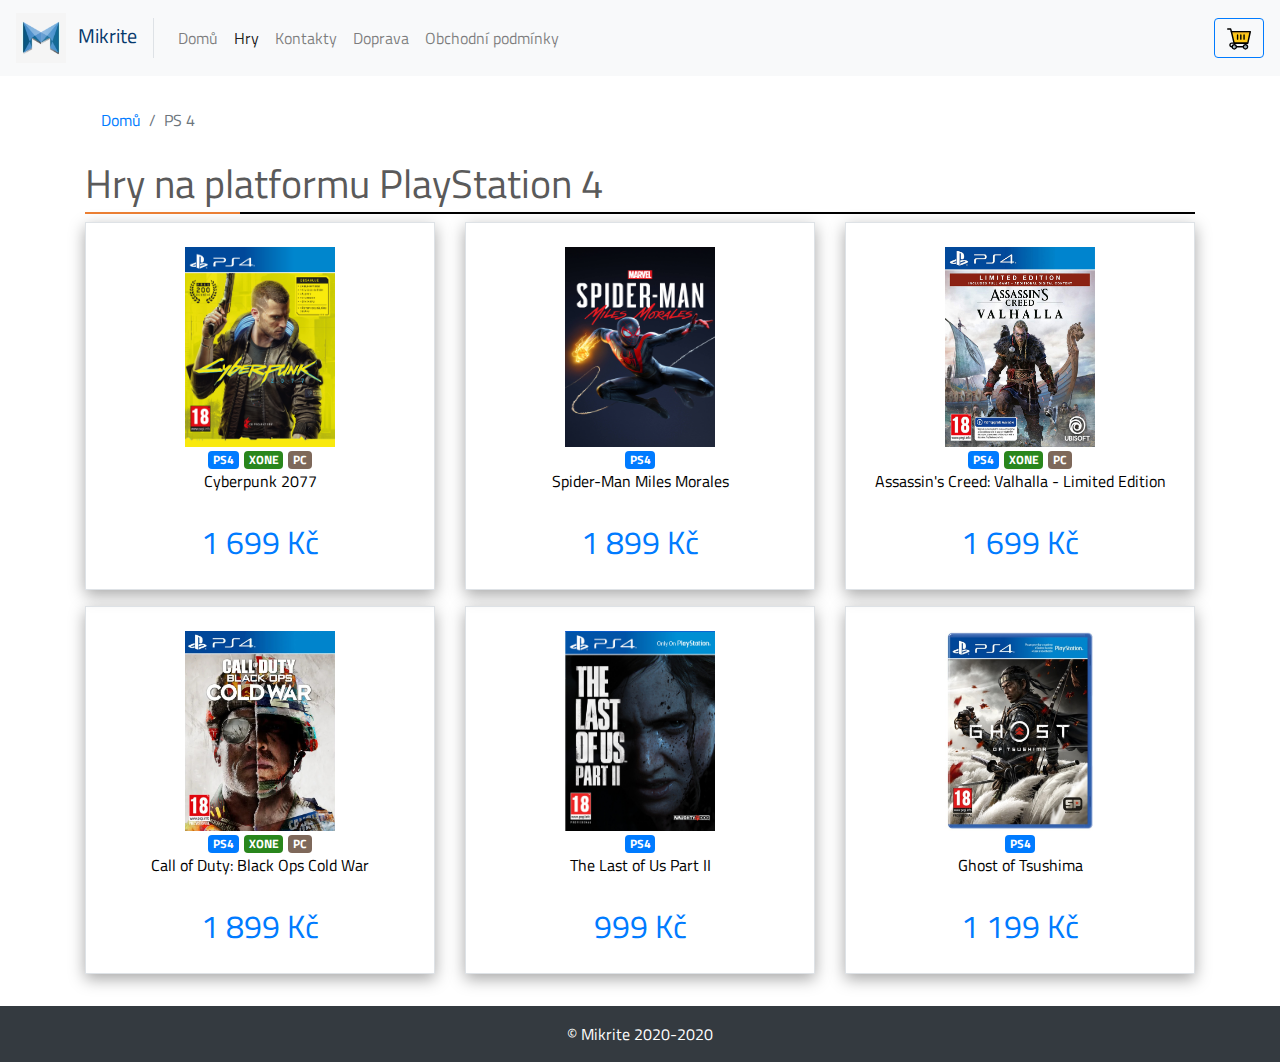
<file: ps4-games.html>
<!doctype html>
<html lang="en">
<head>
    <meta charset="utf-8">
    <meta content="width=device-width, initial-scale=1, shrink-to-fit=no" name="viewport">
    <meta content="" name="description">
    <meta content="" name="author">
    <link href="images/pngtree-3d-geometric-letter-m-icon-png-image_1871099.ico" rel="icon">

    <title>Mikrite</title>

    <link href="css/bootstrap.min.css" rel="stylesheet">
    <link href="css/badge.css" rel="stylesheet">
    <link href="css/styl.css" rel="stylesheet">
    <link href="https://fonts.gstatic.com" rel="preconnect">
    <link href="https://fonts.googleapis.com/css2?family=Titillium+Web&display=swap" rel="stylesheet">

    <script src="scripts/jquery-3.5.1.min.js"></script>
    <script src="scripts/bootstrap.bundle.min.js"></script>
    <script src="scripts/mikrite-carousel.js"></script>
</head>

<body class="d-flex flex-column min-vh-100">
<div class="flex-grow-1">
    <nav class="navbar navbar-expand-md navbar-light fixed-top bg-light">
        <a class="navbar-brand red-hover blue" href="index.html">
            <img class="img-fluid mr-2" src="images/pngtree-3d-geometric-letter-m-icon-png-image_1871099.jpg"
                 width="50"/>
            Mikrite
        </a>

        <button aria-controls="navbarsExampleDefault" aria-expanded="false" aria-label="Toggle navigation"
                class="navbar-toggler"
                data-target="#navbarsExampleDefault" data-toggle="collapse" type="button">
            <span class="navbar-toggler-icon"></span>
        </button>

        <div class="pl-md-3 logo-border collapse navbar-collapse" id="navbarsExampleDefault">
            <ul class="navbar-nav mr-auto">
                <li class="nav-item">
                    <a class="nav-link" href="index.html">Domů</a>
                </li>
                <li class="nav-item dropdown active ">
                    <a aria-expanded="false" aria-haspopup="true" class="nav-link" data-toggle="dropdown" href="#"
                       id="gamesDropdownLink">
                        Hry
                    </a>
                    <div aria-labelledby="gamesDropdownLink" class="dropdown-menu">
                        <a class="dropdown-item" href="ps4-games.html">PlayStation 4</a>
                        <a class="dropdown-item" href="xone-games.html">XBOX ONE</a>
                    </div>
                </li>

                <li class="nav-item">
                    <a class="nav-link" href="contact.html">Kontakty</a>
                </li>

                <li class="nav-item">
                    <a class="nav-link" href="delivery-options.html">Doprava</a>
                </li>

                <li class="nav-item">
                    <a class="nav-link" href="trade-terms.html">Obchodní podmínky</a>
                </li>
            </ul>
            <a href="shopping-cart.html">
                <button class="btn btn-outline-primary float-right">
                    <img src="images/icons/shopping-cart.svg" width="24"/>
                </button>
            </a>
        </div>
    </nav>

    <main role="main">
        <div class="container">
            <nav aria-label="breadcrumb" class="mt-5">
                <ol class="breadcrumb">
                    <li class="breadcrumb-item"><a href="index.html">Domů</a></li>
                    <li class="breadcrumb-item active">PS 4</li>
                </ol>
            </nav>

            <h1 class="title-line pb-1">Hry na platformu PlayStation 4</h1>

            <div class="row justify-content-around mb-3">
                <div class="col-xl-4 col-lg-4 col-md-6 d-flex flex-column mb-3">
                    <div class="product-box d-flex flex-column">
                        <div class="row justify-content-center">
                            <a href="cyberpunk-2077.html">
                                <img alt="Generic input" class="product-thumbnail mt-1 mb-1"
                                     src="images/small-thumbnails/cyberpunk-2077.jpg"/>
                            </a>
                        </div>
                        <div class="badge-row justify-content-center">
                            <span class="badge badge-ps4">PS4</span>
                            <span class="badge badge-xone">XONE</span>
                            <span class="badge badge-pc">PC</span>
                        </div>

                        <div class="name-price-container d-flex flex-column">
                            <a class="game-name text-center flex-grow-1" href="cyberpunk-2077.html">Cyberpunk 2077</a>


                            <div class="row justify-content-center">
                                <h2 class="product-price">1 699 Kč</h2>
                            </div>
                        </div>
                    </div>
                </div>

                <div class="col-xl-4 col-lg-4 col-md-6 d-flex flex-column mb-3">
                    <div class="product-box d-flex flex-column">
                        <div class="row justify-content-center">
                            <a href="spiderman-miles-morales.html">
                                <img alt="Generic input" class="product-thumbnail mt-1 mb-1"
                                     src="images/small-thumbnails/spiderman-miles-morales.jpg"/>
                            </a>
                        </div>
                        <div class="badge-row justify-content-center">
                            <span class="badge badge-ps4">PS4</span>
                        </div>

                        <div class="name-price-container d-flex flex-column">
                            <a class="game-name text-center flex-grow-1" href="spiderman-miles-morales.html">Spider-Man
                                Miles Morales</a>


                            <div class="row justify-content-center">
                                <h2 class="product-price">1 899 Kč</h2>
                            </div>
                        </div>
                    </div>
                </div>

                <div class="col-xl-4 col-lg-4 col-md-6 d-flex flex-column mb-3">
                    <div class="product-box d-flex flex-column">
                        <div class="row justify-content-center">
                            <a href="assassins-creed-valhalla.html">
                                <img alt="Generic input" class="product-thumbnail mt-1 mb-1"
                                     src="images/small-thumbnails/ac-valhalla.jpg"/>
                            </a>
                        </div>
                        <div class="badge-row justify-content-center">
                            <span class="badge badge-ps4">PS4</span>
                            <span class="badge badge-xone">XONE</span>
                            <span class="badge badge-pc">PC</span>
                        </div>

                        <div class="name-price-container d-flex flex-column">
                            <a class="game-name text-center flex-grow-1" href="assassins-creed-valhalla.html">Assassin's
                                Creed: Valhalla - Limited
                                Edition</a>


                            <div class="row justify-content-center">
                                <h2 class="product-price">1 699 Kč</h2>
                            </div>
                        </div>
                    </div>
                </div>

                <div class="col-xl-4 col-lg-4 col-md-6 d-flex flex-column mb-3">
                    <div class="product-box d-flex flex-column">
                        <div class="row justify-content-center">
                            <a href="spiderman-miles-morales.html">
                                <img alt="Generic input" class="product-thumbnail mt-1 mb-1"
                                     src="images/small-thumbnails/cod-bocw.jpg"/>
                            </a>
                        </div>
                        <div class="badge-row justify-content-center">
                            <span class="badge badge-ps4">PS4</span>
                            <span class="badge badge-xone">XONE</span>
                            <span class="badge badge-pc">PC</span>
                        </div>

                        <div class="name-price-container d-flex flex-column">
                            <a class="game-name text-center flex-grow-1" href="spiderman-miles-morales.html">Call of
                                Duty: Black Ops Cold War</a>


                            <div class="row justify-content-center">
                                <h2 class="product-price">1 899 Kč</h2>
                            </div>
                        </div>
                    </div>
                </div>

                <div class="col-xl-4 col-lg-4 col-md-6 d-flex flex-column mb-3">
                    <div class="product-box d-flex flex-column">
                        <div class="row justify-content-center">
                            <a href="cyberpunk-2077.html">
                                <img alt="Generic input" class="product-thumbnail mt-1 mb-1"
                                     src="images/small-thumbnails/last-of-us-part2.jpg"/>
                            </a>
                        </div>
                        <div class="badge-row justify-content-center">
                            <span class="badge badge-ps4">PS4</span>
                        </div>

                        <div class="name-price-container d-flex flex-column">
                            <a class="game-name text-center flex-grow-1" href="cyberpunk-2077.html">The Last of Us Part II</a>


                            <div class="row justify-content-center">
                                <h2 class="product-price">999 Kč</h2>
                            </div>
                        </div>
                    </div>
                </div>

                <div class="col-xl-4 col-lg-4 col-md-6 d-flex flex-column mb-3">
                    <div class="product-box d-flex flex-column">
                        <div class="row justify-content-center">
                            <a href="spiderman-miles-morales.html">
                                <img alt="Generic input" class="product-thumbnail mt-1 mb-1"
                                     src="images/small-thumbnails/ghost-of-tsushima.jpg"/>
                            </a>
                        </div>
                        <div class="badge-row justify-content-center">
                            <span class="badge badge-ps4">PS4</span>
                        </div>

                        <div class="name-price-container d-flex flex-column">
                            <a class="game-name text-center flex-grow-1" href="spiderman-miles-morales.html">Ghost of
                                Tsushima</a>


                            <div class="row justify-content-center">
                                <h2 class="product-price">1 199 Kč</h2>
                            </div>
                        </div>
                    </div>
                </div>
            </div>
        </div>

    </main>
</div>
<footer class="d-flex justify-content-center flex-grow-1 text-white container-fluid bg-dark">
    <p class="m-3">&copy; Mikrite 2020-2020</p>
</footer>
</body>
</html>
</file>
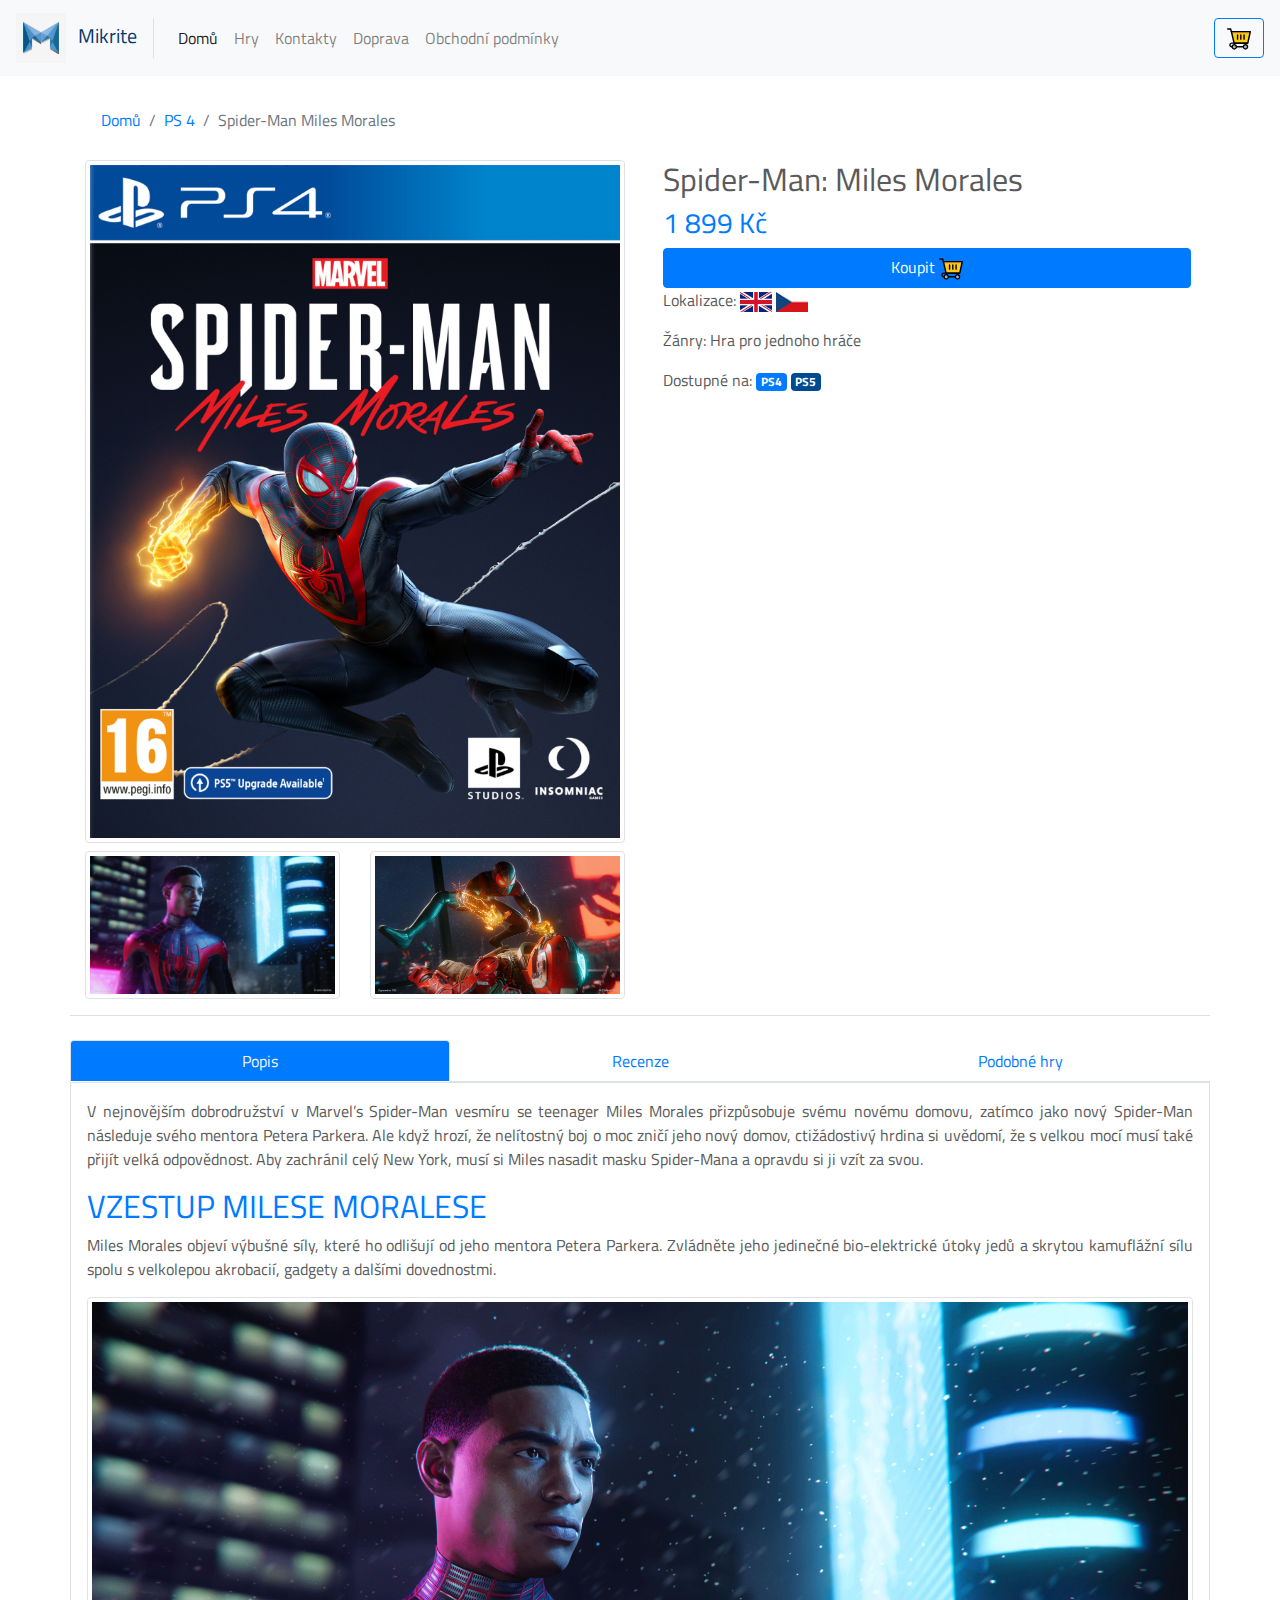
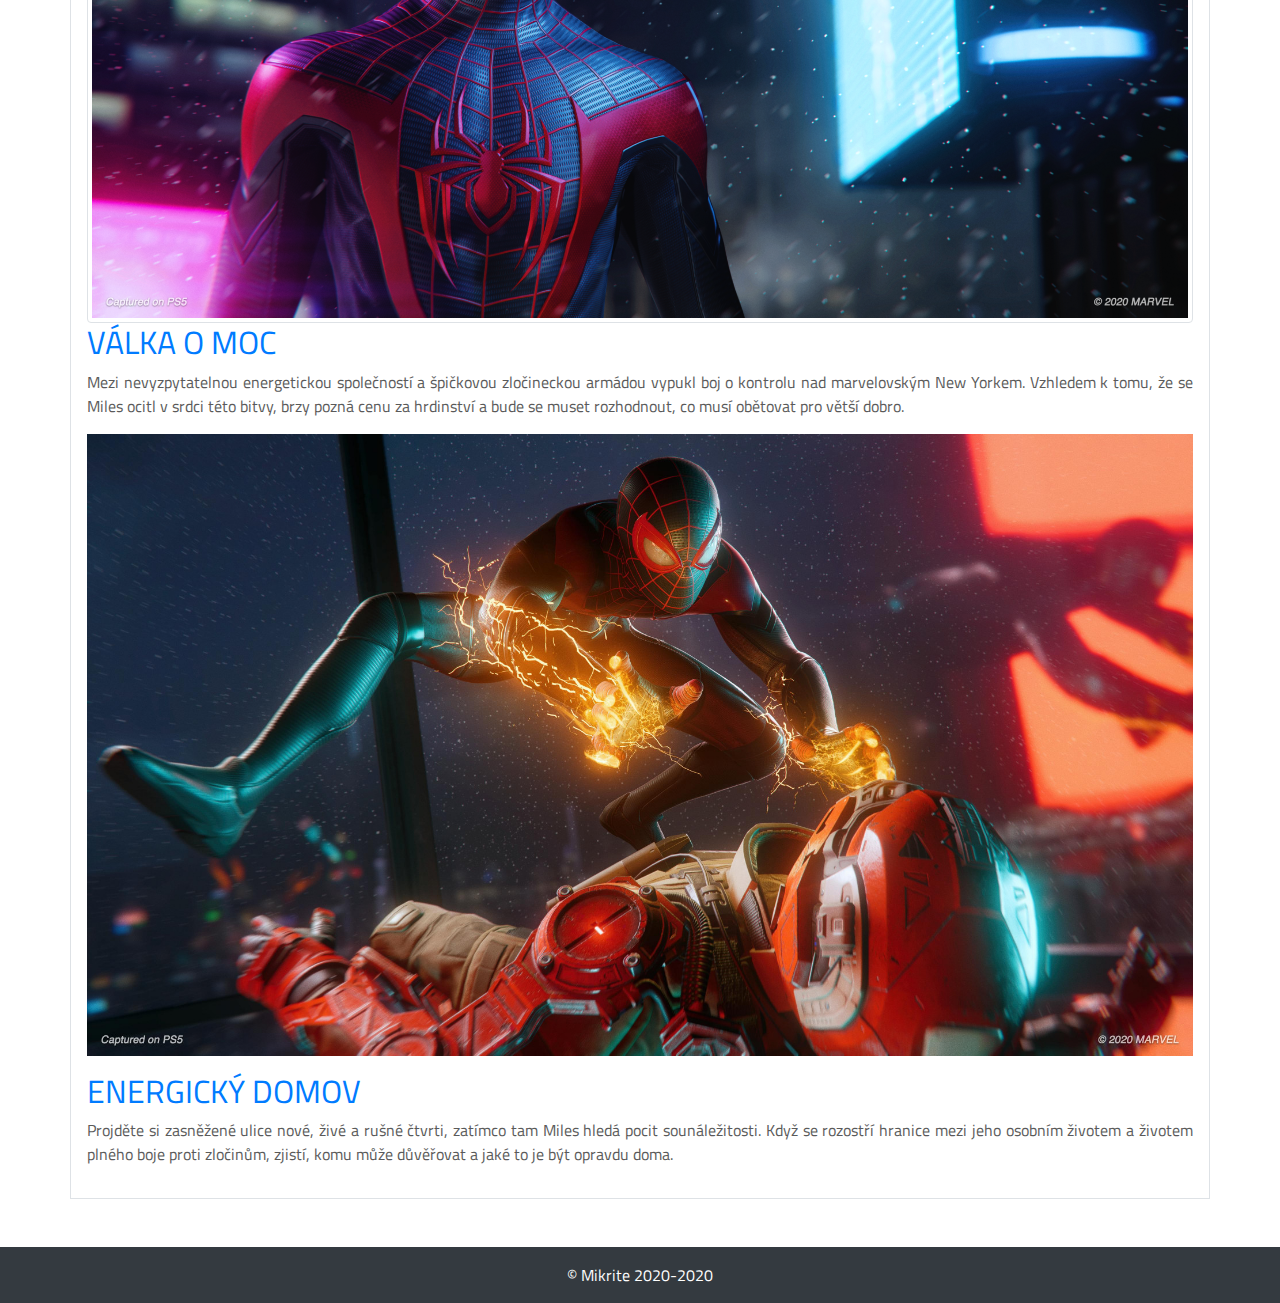
<file: spiderman-miles-morales.html>
<!doctype html>
<html lang="en">
<head>
    <meta charset="utf-8">
    <meta content="width=device-width, initial-scale=1, shrink-to-fit=no" name="viewport">
    <meta content="" name="description">
    <meta content="" name="author">
    <link href="images/pngtree-3d-geometric-letter-m-icon-png-image_1871099.ico" rel="icon">

    <title>Mikrite</title>

    <link href="css/bootstrap.min.css" rel="stylesheet">
    <link href="css/lightbox.min.css" rel="stylesheet">
    <link href="css/badge.css" rel="stylesheet">
    <link href="css/styl.css" rel="stylesheet">
    <link href="https://fonts.gstatic.com" rel="preconnect">
    <link href="https://fonts.googleapis.com/css2?family=Titillium+Web&display=swap" rel="stylesheet">

    <script src="scripts/jquery-3.5.1.min.js"></script>
    <script src="scripts/bootstrap.bundle.min.js"></script>
    <script src="scripts/lightbox.min.js"></script>

    <script>
        $(function() {
            $('[data-toggle="popover"]').popover();
        });
    </script>
</head>

<body class="d-flex flex-column min-vh-100">
<div class="flex-grow-1">
    <nav class="navbar navbar-expand-md navbar-light fixed-top bg-light">
        <a class="navbar-brand red-hover blue" href="index.html">
            <img class="img-fluid mr-2" src="images/pngtree-3d-geometric-letter-m-icon-png-image_1871099.jpg"
                 width="50"/>
            Mikrite
        </a>
        <button aria-controls="navbarsExampleDefault" aria-expanded="false" aria-label="Toggle navigation"
                class="navbar-toggler"
                data-target="#navbarsExampleDefault" data-toggle="collapse" type="button">
            <span class="navbar-toggler-icon"></span>
        </button>

        <div class="pl-md-3 logo-border collapse navbar-collapse" id="navbarsExampleDefault">
            <ul class="navbar-nav mr-auto">
                <li class="nav-item active">
                    <a class="nav-link" href="index.html">Domů</a>
                </li>
                <li class="nav-item dropdown">
                    <a aria-expanded="false" aria-haspopup="true" class="nav-link" data-toggle="dropdown" href="#"
                       id="gamesDropdownLink">
                        Hry
                    </a>
                    <div aria-labelledby="gamesDropdownLink" class="dropdown-menu">
                        <a class="dropdown-item" href="ps4-games.html">PlayStation 4</a>
                        <a class="dropdown-item" href="xone-games.html">XBOX ONE</a>
                    </div>
                </li>

                <li class="nav-item">
                    <a class="nav-link" href="contact.html">Kontakty</a>
                </li>

                <li class="nav-item">
                    <a class="nav-link" href="delivery-options.html">Doprava</a>
                </li>

                <li class="nav-item">
                    <a class="nav-link" href="trade-terms.html">Obchodní podmínky</a>
                </li>
            </ul>
            <a href="shopping-cart.html">
                <button class="btn btn-outline-primary float-right">
                    <img src="images/icons/shopping-cart.svg" width="24"/>
                </button>
            </a>
        </div>
    </nav>

    <main role="main">

        <div class="container">

            <nav aria-label="breadcrumb" class="mt-5">
                <ol class="breadcrumb">
                    <li class="breadcrumb-item"><a href="index.html">Domů</a></li>
                    <li class="breadcrumb-item"><a href="ps4-games.html">PS 4</a></li>
                    <li class="breadcrumb-item active">Spider-Man Miles Morales</li>
                </ol>
            </nav>

            <!-- Row of the image and the information about the game -->
            <div class="row justify-content-center pb-3 mb-2 border-bottom">

                <!-- Image -->
                <div class="col-12 col-md-6">
                    <a data-lightbox="game-images" data-title="Spider-Man Miles Morales PS4 edice"
                       href="images/small-thumbnails/4449_original.jpg">
                        <img alt="Spider-Man Miles Morales" class="img-thumbnail img-fluid"
                             src="images/small-thumbnails/4449_original.jpg"/>
                    </a>
                    <div class="row mt-2">
                        <div class="col-6">
                            <a data-lightbox="game-images" data-title="Fotka Milese Moralese"
                               href="images/game-images/smmm-1.png">
                                <img alt="Spider-Man Miles Morales" class="img-thumbnail img-fluid"
                                     src="images/game-images/smmm-1.png"/>
                            </a>
                        </div>
                        <div class="col-6">
                            <a data-lightbox="game-images" data-title="Venom Strike Milese Moralese"
                               href="images/game-images/smmm-2.jpg">
                                <img alt="Spider-Man Miles Morales" class="img-thumbnail img-fluid"
                                     src="images/game-images/smmm-2.jpg"/>
                            </a>
                        </div>
                    </div>
                </div>

                <!-- Game information -->
                <div class="col-12 col-md-6 mt-3 mt-md-0 pt-3 pt-md-0 product-description">
                    <div class="row ml-2 mr-1">
                        <div class="d-flex flex-column flex-grow-1">
                            <h2>Spider-Man: Miles Morales</h2>
                            <h3 class="product-price">1 899 Kč</h3>

                            <button class="btn btn-primary" data-target="#productOrderedModal" data-toggle="modal">
                                Koupit <img src="images/icons/shopping-cart.svg" width="24"/>
                            </button>
                            <p>Lokalizace:
                                <img class="popover-note"
                                     src="images/icons/united-kingdom-flag-small.png" alt="united_kingdom_flag"
                                     data-toggle="popover"
                                     data-content="Tento produkt obsahuje anglický jazyk."
                                     rel="popover"
                                     data-placement="bottom"
                                     data-original-title="Anglický jazyk"
                                     data-trigger="hover"
                                     width="32" height="20">
                                <img class="popover-note"
                                     src="images/icons/czech-republic-flag-icon-32.png" alt="czech_republic_flag"
                                     data-toggle="popover"
                                     data-content="Tento produkt obsahuje český jazyk."
                                     rel="popover"
                                     data-placement="bottom"
                                     data-original-title="Český jazyk"
                                     data-trigger="hover"
                                     width="32"
                                     height="20">
                            </p>
                            <p>Žánry: Hra pro jednoho hráče</p>
                            <p>Dostupné na: <span class="badge badge-ps4">PS4</span> <span
                                    class="badge badge-ps5">PS5</span></p>
                        </div>
                    </div>
                </div>
            </div>

            <div class="row mt-4 mb-5">
                <div class="flex-grow-1">
                    <ul class="nav nav-tabs nav-justified" id="myTab" role="tablist">
                        <li class="nav-item">
                            <a aria-controls="home" aria-selected="true" class="nav-link product-tab active" data-toggle="tab" href="#description"
                               id="home-tab" role="tab">Popis</a>
                        </li>
                        <li class="nav-item">
                            <a aria-controls="profile" aria-selected="false" class="nav-link product-tab" data-toggle="tab" href="#reviews"
                               id="profile-tab" role="tab">Recenze</a>
                        </li>
                        <li class="nav-item">
                            <a aria-controls="messages" aria-selected="false" class="nav-link product-tab" data-toggle="tab" href="#related-games"
                               id="messages-tab" role="tab">Podobné hry</a>
                        </li>
                    </ul>

                    <!-- Tab panes -->
                    <div class="tab-content">
                        <div aria-labelledby="home-tab" class="tab-pane border active" id="description" role="tabpanel">
                            <div class="container p-3">
                                <p class="text-justify">
                                    V nejnovějším dobrodružství v Marvel’s Spider-Man vesmíru se teenager Miles Morales
                                    přizpůsobuje svému novému domovu,
                                    zatímco jako nový Spider-Man následuje svého mentora Petera Parkera.

                                    Ale když hrozí, že nelítostný boj o moc zničí jeho nový domov, ctižádostivý hrdina
                                    si uvědomí, že s velkou mocí musí také přijít velká odpovědnost.
                                    Aby zachránil celý New York, musí si Miles nasadit masku Spider-Mana a opravdu si ji
                                    vzít za svou.
                                </p>

                                <h2 class="description-title text">VZESTUP MILESE MORALESE</h2>
                                <p class="text-justify">
                                    Miles Morales objeví výbušné síly, které ho odlišují od jeho mentora Petera Parkera.
                                    Zvládněte jeho jedinečné bio-elektrické útoky jedů a skrytou kamuflážní sílu spolu s
                                    velkolepou akrobacií, gadgety a dalšími dovednostmi.
                                </p>

                                <a data-lightbox="game-images2" data-title="Fotka Milese Moralese"
                                   href="images/game-images/smmm-1.png">
                                    <img alt="Spider-Man Miles Morales" class="img-thumbnail img-fluid"
                                         src="images/game-images/smmm-1.png"/>
                                </a>


                                <h2 class="description-title text-capitalize">VÁLKA O MOC</h2>
                                <p class="text-justify">
                                    Mezi nevyzpytatelnou energetickou společností a špičkovou zločineckou armádou vypukl
                                    boj o kontrolu nad marvelovským New Yorkem.
                                    Vzhledem k tomu, že se Miles ocitl v srdci této bitvy, brzy pozná cenu za hrdinství
                                    a bude se muset rozhodnout, co musí obětovat pro větší dobro.
                                </p>

                                <a data-lightbox="game-images2" data-title="Venom Strike Milese Moralese"
                                   href="images/game-images/smmm-2.jpg">
                                    <img alt="Venom_Strike" class="img-fluid mb-3" src="images/game-images/smmm-2.jpg">
                                </a>


                                <h2 class="description-title text-capitalize">ENERGICKÝ DOMOV</h2>
                                <p class="text-justify">
                                    Projděte si zasněžené ulice nové, živé a rušné čtvrti, zatímco tam Miles hledá pocit
                                    sounáležitosti.
                                    Když se rozostří hranice mezi jeho osobním životem a životem plného boje proti
                                    zločinům, zjistí, komu může důvěřovat a jaké to je být opravdu doma.
                                </p>
                            </div>
                        </div>
                        <div aria-labelledby="profile-tab" class="tab-pane border" id="reviews" role="tabpanel">
                            <div class="container p-3">
                                <h1 class="text-center border-bottom">Recenze</h1>
                                <div class="row justify-content-center">
                                    <div class="col-12 col-md-8 col-lg-4 border-right-0 border-right-lg border-bottom border-bottom-lg-0 pb-4 pb-lg-0">
                                        <div class="row justify-content-center">
                                            <h1 class="over-75-rating">93 %</h1>
                                        </div>

                                        <div class="row justify-content-center">
                                            <div class="col-2">
                                                <img alt="" class="img-fluid" src="images/icons/full-star.svg">
                                            </div>
                                            <div class="col-2">
                                                <img class="img-fluid" src="images/icons/full-star.svg">
                                            </div>
                                            <div class="col-2">
                                                <img class="img-fluid" src="images/icons/full-star.svg">
                                            </div>
                                            <div class="col-2">
                                                <img class="img-fluid" src="images/icons/full-star.svg">
                                            </div>
                                            <div class="col-2">
                                                <img class="img-fluid" src="images/icons/empty-star.svg">
                                            </div>
                                        </div>


                                    </div>
                                    <div class="col-12 col-lg-8 mt-5 mt-lg-0">
                                        <div class="row mb-3">
                                            <div class="col-12 col-md-5">
                                                <div class="row justify-content-center justify-content-md-end mb-3 mb-md-0">
                                                    <div class="col-2">
                                                        <img alt="" class="img-fluid" src="images/icons/full-star.svg">
                                                    </div>
                                                    <div class="col-2">
                                                        <img class="img-fluid" src="images/icons/full-star.svg">
                                                    </div>
                                                    <div class="col-2">
                                                        <img class="img-fluid" src="images/icons/full-star.svg">
                                                    </div>
                                                    <div class="col-2">
                                                        <img class="img-fluid" src="images/icons/full-star.svg">
                                                    </div>
                                                    <div class="col-2">
                                                        <img class="img-fluid" src="images/icons/full-star.svg">
                                                    </div>
                                                </div>
                                            </div>

                                            <div class="col-12 col-md-7">
                                                <div class="progress">
                                                    <div aria-valuemax="100" aria-valuemin="0" aria-valuenow="70"
                                                         class="progress-bar" role="progressbar" style="width:70%"></div>
                                                </div>
                                            </div>
                                        </div>
                                        <div class="row mb-3">
                                            <div class="col-12 col-md-5">
                                                <div class="row justify-content-center justify-content-md-end mb-3 mb-md-0">
                                                    <div class="col-2">
                                                        <img alt="" class="img-fluid" src="images/icons/full-star.svg">
                                                    </div>
                                                    <div class="col-2">
                                                        <img class="img-fluid" src="images/icons/full-star.svg">
                                                    </div>
                                                    <div class="col-2">
                                                        <img class="img-fluid" src="images/icons/full-star.svg">
                                                    </div>
                                                    <div class="col-2">
                                                        <img class="img-fluid" src="images/icons/full-star.svg">
                                                    </div>
                                                </div>
                                            </div>

                                            <div class="col-12 col-md-7">
                                                <div class="progress">
                                                    <div aria-valuemax="100" aria-valuemin="0" aria-valuenow="10"
                                                         class="progress-bar" role="progressbar" style="width:10%"></div>
                                                </div>
                                            </div>
                                        </div>
                                        <div class="row mb-3">
                                            <div class="col-12 col-md-5">
                                                <div class="row justify-content-center justify-content-md-end mb-3 mb-md-0">
                                                    <div class="col-2">
                                                        <img alt="" class="img-fluid" src="images/icons/full-star.svg">
                                                    </div>
                                                    <div class="col-2">
                                                        <img class="img-fluid" src="images/icons/full-star.svg">
                                                    </div>
                                                    <div class="col-2">
                                                        <img class="img-fluid" src="images/icons/full-star.svg">
                                                    </div>
                                                </div>
                                            </div>

                                            <div class="col-12 col-md-7">
                                                <div class="progress">
                                                    <div aria-valuemax="100" aria-valuemin="0" aria-valuenow="7"
                                                         class="progress-bar" role="progressbar" style="width:7%"></div>
                                                </div>
                                            </div>
                                        </div>
                                        <div class="row mb-3">
                                            <div class="col-12 col-md-5">
                                                <div class="row justify-content-center justify-content-md-end mb-3 mb-md-0">
                                                    <div class="col-2">
                                                        <img alt="" class="img-fluid" src="images/icons/full-star.svg">
                                                    </div>
                                                    <div class="col-2">
                                                        <img class="img-fluid" src="images/icons/full-star.svg">
                                                    </div>
                                                </div>
                                            </div>

                                            <div class="col-12 col-md-7">
                                                <div class="progress">
                                                    <div aria-valuemax="100" aria-valuemin="0" aria-valuenow="8"
                                                         class="progress-bar" role="progressbar" style="width:8%"></div>
                                                </div>
                                            </div>
                                        </div>

                                        <div class="row mb-3">
                                            <div class="col-12 col-md-5">
                                                <div class="row justify-content-center justify-content-md-end mb-3 mb-md-0">
                                                    <div class="col-2">
                                                        <img alt="" class="img-fluid" src="images/icons/full-star.svg">
                                                    </div>
                                                </div>
                                            </div>

                                            <div class="col-12 col-md-7">
                                                <div class="progress">
                                                    <div aria-valuemax="100" aria-valuemin="0" aria-valuenow="5"
                                                         class="progress-bar" role="progressbar" style="width:5%"></div>
                                                </div>
                                            </div>
                                        </div>
                                    </div>
                                </div>

                                <!-- Reviews -->
                                <div class="row ml-0 mr-0 mt-4 pt-4 pb-4 border-top justify-content-center">
                                    <div class="col-12 col-md-8 col-lg-4 d-flex p-0 m-0 flex-column border-right-0 border-right-lg">
                                        <div class="mx-auto">
                                            <img alt="" src="images/icons/user.svg" width="150"/>
                                        </div>
                                        <h1 class="text-center reviewer-name">Aquaskoll</h1>

                                        <div class="row justify-content-center">
                                            <div class="col-2">
                                                <img alt="" class="img-fluid" src="images/icons/full-star.svg">
                                            </div>
                                            <div class="col-2">
                                                <img class="img-fluid" src="images/icons/full-star.svg">
                                            </div>
                                            <div class="col-2">
                                                <img class="img-fluid" src="images/icons/full-star.svg">
                                            </div>
                                            <div class="col-2">
                                                <img class="img-fluid" src="images/icons/full-star.svg">
                                            </div>
                                            <div class="col-2">
                                                <img class="img-fluid" src="images/icons/full-star.svg">
                                            </div>
                                        </div>

                                        <h1 class="text-center over-50-rating">100 %</h1>

                                    </div>
                                    <div class="col-12 col-lg-8">
                                        <p class="text-justify">
                                            Trvalo mě tři dny, než jsem se to naučil ovládat, ale potom to šlo jako po
                                            másle.
                                            Nádherně propracované bojové scény, zpomalené a nádherně vyobrazené, pro mě
                                            jedna z nejlepších her co jsou.
                                        </p>

                                        <div class="row">
                                            <div class="col-12 col-md-6 d-flex flex-column">
                                                <ul class="positive-points">
                                                    <li>Nádherný New York</li>
                                                    <li>České titulky</li>
                                                    <li>Skvělý příběh</li>
                                                    <li>Velmi krátce budete hrát i za jiné postavy</li>
                                                    <li>Medaile</li>
                                                    <li>Velké množství vedlejších úkolů</li>
                                                    <li>Pořád se tam něco děje</li>
                                                    <li>Značka Marvel</li>
                                                </ul>
                                            </div>

                                            <div class="col-12 col-md-6 d-flex flex-column">
                                                <ul class="negative-points">
                                                    <li>I na nejtěžší úroveň je hra zbytečně lehká (80% hry) potom už je
                                                        to těžké
                                                    </li>
                                                </ul>
                                            </div>
                                        </div>
                                    </div>
                                </div>
                                <div class="row ml-0 mr-0 mt-4 pt-4 pb-4 border-top justify-content-center">
                                    <div class="col-12 col-md-8 col-lg-4 d-flex flex-column border-right-0 border-right-lg">
                                        <div class="mx-auto">
                                            <img alt="" src="images/icons/user.svg" width="150"/>
                                        </div>
                                        <h1 class="text-center reviewer-name">Marhul</h1>

                                        <div class="row justify-content-center">
                                            <div class="col-2">
                                                <img alt="" class="img-fluid" src="images/icons/full-star.svg">
                                            </div>
                                            <div class="col-2">
                                                <img class="img-fluid" src="images/icons/empty-star.svg">
                                            </div>
                                            <div class="col-2">
                                                <img class="img-fluid" src="images/icons/empty-star.svg">
                                            </div>
                                            <div class="col-2">
                                                <img class="img-fluid" src="images/icons/empty-star.svg">
                                            </div>
                                            <div class="col-2">
                                                <img class="img-fluid" src="images/icons/empty-star.svg">
                                            </div>
                                        </div>

                                        <h1 class="text-center over-50-rating">25 %</h1>

                                    </div>
                                    <div class="col-12 col-lg-8">
                                        <p class="text-justify">
                                            Velmi podprůměrná hra, která ani nestojí za ten peníz. Krátká hra, se
                                            stejným gameplayem jako minulý díl (Spider-Man 2018).
                                            I ten AC Odyssey je lepší gameska.
                                        </p>

                                        <div class="row">
                                            <div class="col-12 col-md-6 d-flex flex-column">
                                                <ul class="positive-points">
                                                    <li>Už to mám za sebou</li>
                                                </ul>
                                            </div>

                                            <div class="col-12 col-md-6 d-flex flex-column">
                                                <ul class="negative-points">
                                                    <li>Velmi jednoduché až pro malé děcka</li>
                                                    <li>Žádná smutná scéna jako například když umřela teta May</li>
                                                    <li>Peter Parker odjel na dovolenou a my musíme hrát za otroka</li>
                                                </ul>
                                            </div>
                                        </div>
                                    </div>
                                </div>
                            </div>
                        </div>
                        <div aria-labelledby="messages-tab" class="tab-pane border" id="related-games" role="tabpanel">
                            <div class="container p-3">
                                <div class="row justify-content-around mt-2 mb-3">
                                    <div class="col-xl-4 col-lg-4 col-md-6 d-flex flex-column mb-3">
                                        <div class="product-box d-flex flex-column">
                                            <div class="row justify-content-center">
                                                <a href="cyberpunk-2077.html">
                                                <img alt="Generic input" class="product-thumbnail mt-1 mb-1"
                                                     src="images/small-thumbnails/cyberpunk-2077.jpg"/>
                                                </a>
                                            </div>
                                            <div class="badge-row justify-content-center">
                                                <span class="badge badge-ps4">PS4</span>
                                                <span class="badge badge-xone">XONE</span>
                                                <span class="badge badge-pc">PC</span>
                                            </div>

                                            <div class="d-flex flex-column" style="min-height: 100px">
                                                <a class="game-name text-center flex-grow-1" href="cyberpunk-2077.html">Cyberpunk 2077</a>


                                                <div class="row justify-content-center">
                                                    <h2 class="product-price">1699 Kč</h2>
                                                </div>
                                            </div>
                                        </div>
                                    </div>

                                    <div class="col-xl-4 col-lg-4 col-md-6 d-flex flex-column mb-3">
                                        <div class="product-box d-flex flex-column">
                                            <div class="row justify-content-center">
                                                <a href="spiderman-miles-morales.html">
                                                    <img alt="Generic input" class="product-thumbnail mt-1 mb-1"
                                                         src="images/small-thumbnails/spiderman-miles-morales.jpg"/>
                                                </a>
                                            </div>
                                            <div class="badge-row justify-content-center">
                                                <span class="badge badge-ps4">PS4</span>
                                            </div>

                                            <div class="d-flex flex-column" style="min-height: 100px">
                                                <a class="game-name text-center flex-grow-1"
                                                   href="spiderman-miles-morales.html">Spider-Man Miles Morales</a>


                                                <div class="row justify-content-center">
                                                    <h2 class="product-price">1899 Kč</h2>
                                                </div>
                                            </div>
                                        </div>
                                    </div>

                                    <div class="col-xl-4 col-lg-4 col-md-6 d-flex flex-column mb-3">
                                        <div class="product-box d-flex flex-column">
                                            <div class="row justify-content-center">
                                                <a href="assassins-creed-valhalla.html">
                                                <img alt="Generic input" class="product-thumbnail mt-1 mb-1"
                                                     src="images/small-thumbnails/ac-valhalla.jpg"/>
                                                </a>
                                            </div>
                                            <div class="badge-row justify-content-center">
                                                <span class="badge badge-ps4">PS4</span>
                                                <span class="badge badge-xone">XONE</span>
                                                <span class="badge badge-pc">PC</span>
                                            </div>

                                            <div class="d-flex flex-column" style="min-height: 100px">
                                                <a class="game-name text-center flex-grow-1" href="assassins-creed-valhalla.html">Assassin's Creed: Valhalla</a>


                                                <div class="row justify-content-center">
                                                    <h2 class="product-price">1699 Kč</h2>
                                                </div>
                                            </div>
                                        </div>
                                    </div>
                                </div>
                            </div>
                        </div>
                    </div>
                </div>

            </div>

            <div aria-hidden="true" aria-labelledby="productOrderedModal" class="modal fade" id="productOrderedModal"
                 role="dialog" tabindex="-1">
                <div class="modal-dialog" role="document">
                    <div class="modal-content">
                        <div class="modal-header">
                            <h5 class="modal-title">Produkt 'Spider-Man Miles Morales' byl objednán.</h5>
                            <button aria-label="Close" class="close" data-dismiss="modal" type="button">
                                <span aria-hidden="true">&times;</span>
                            </button>
                        </div>
                        <div class="modal-footer">
                            <button class="btn btn-danger" data-dismiss="modal" type="button">Zavřít</button>
                            <a href="shopping-cart.html">
                                <button class="btn btn-cart text-white" type="button">
                                    Do košíku
                                </button>
                            </a>
                        </div>
                    </div>
                </div>
            </div>

        </div>


    </main>
</div>
<footer class="d-flex justify-content-center flex-grow-1 text-white container-fluid bg-dark">
    <p class="m-3">&copy; Mikrite 2020-2020</p>
</footer>
</body>
</html>
</file>
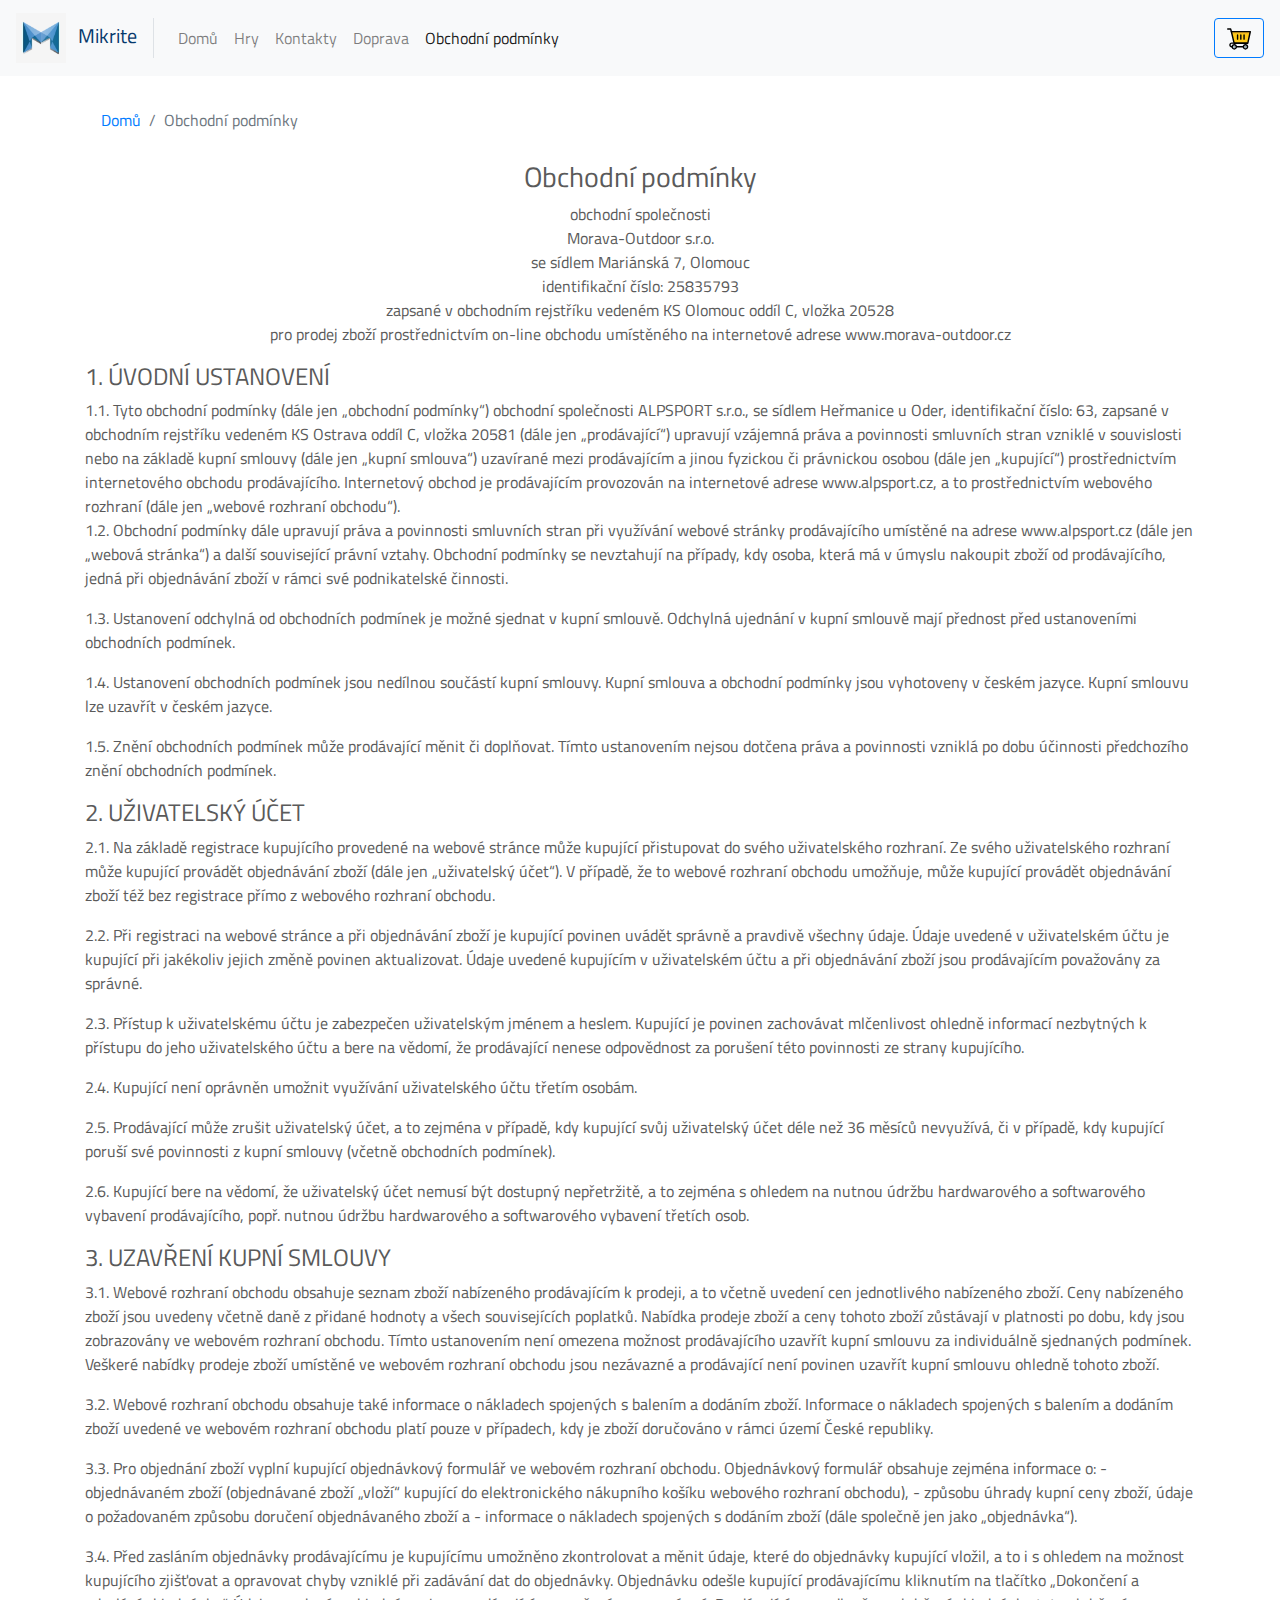
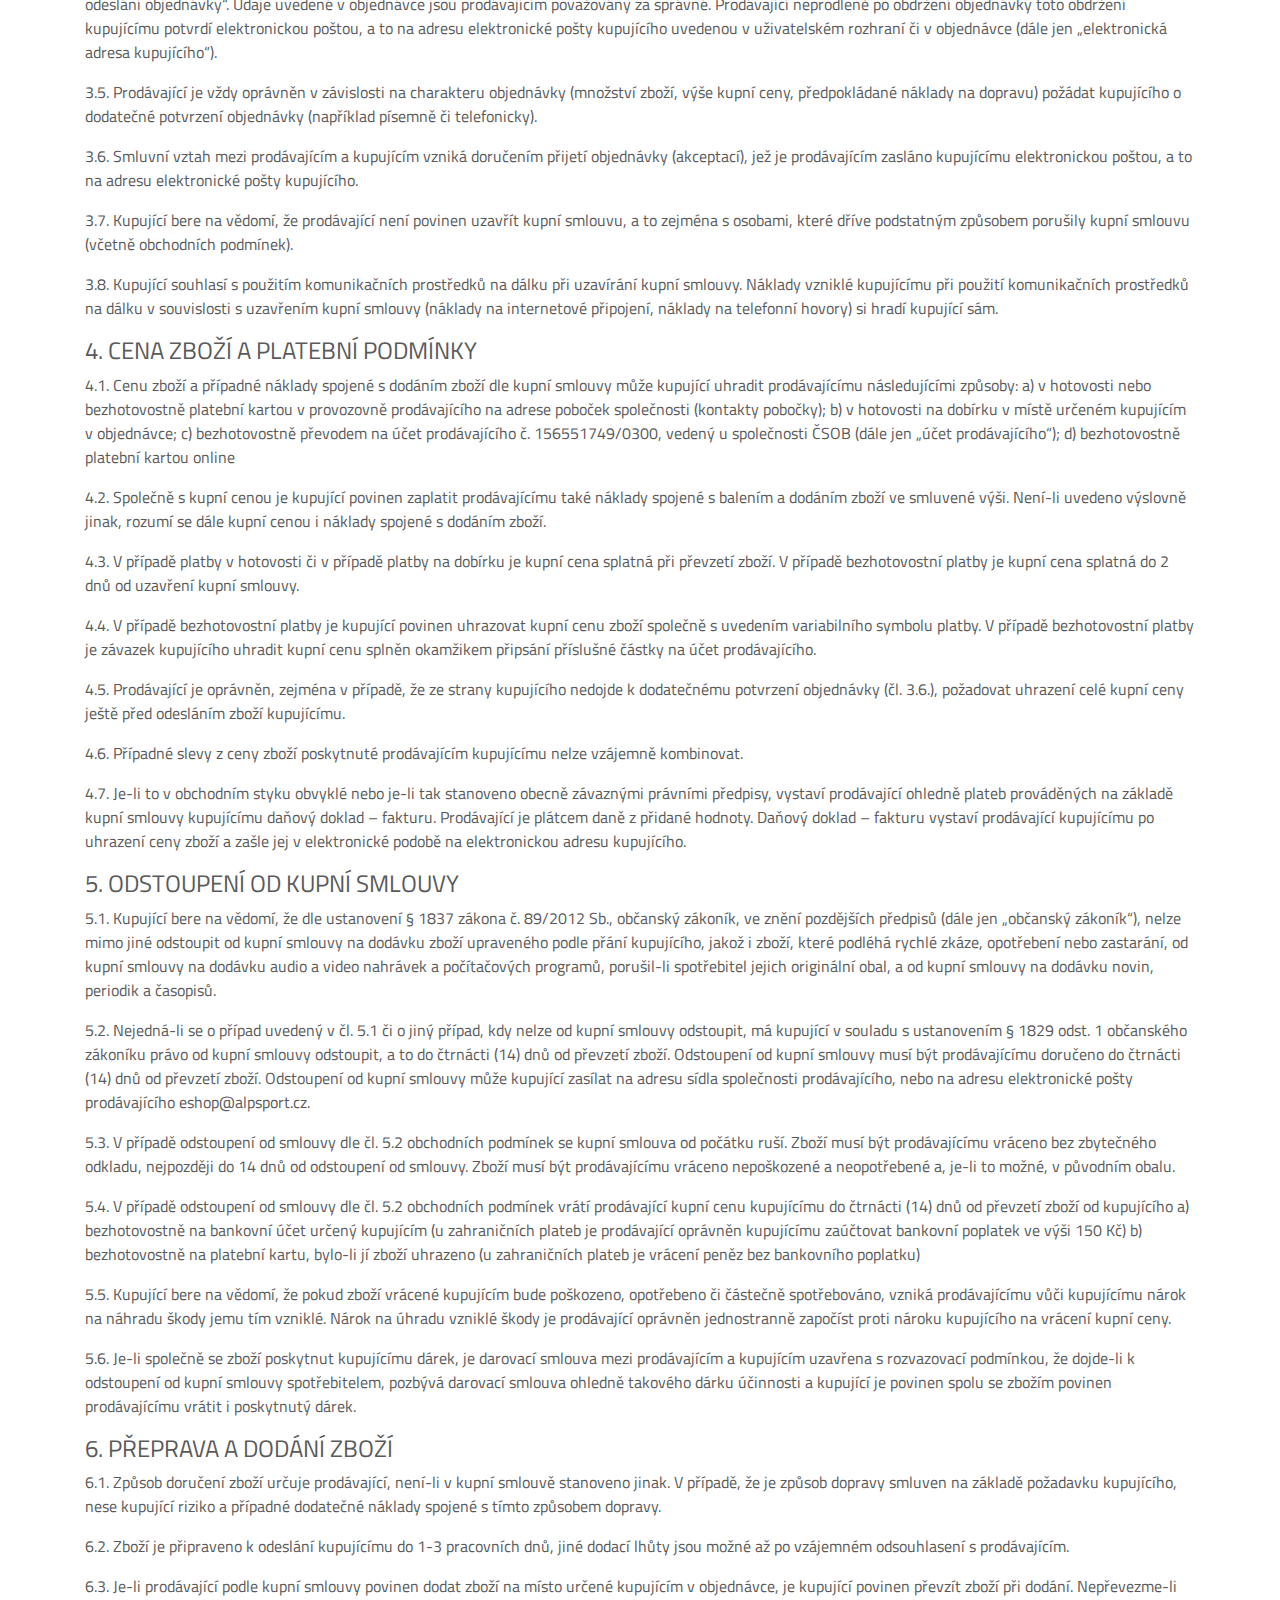
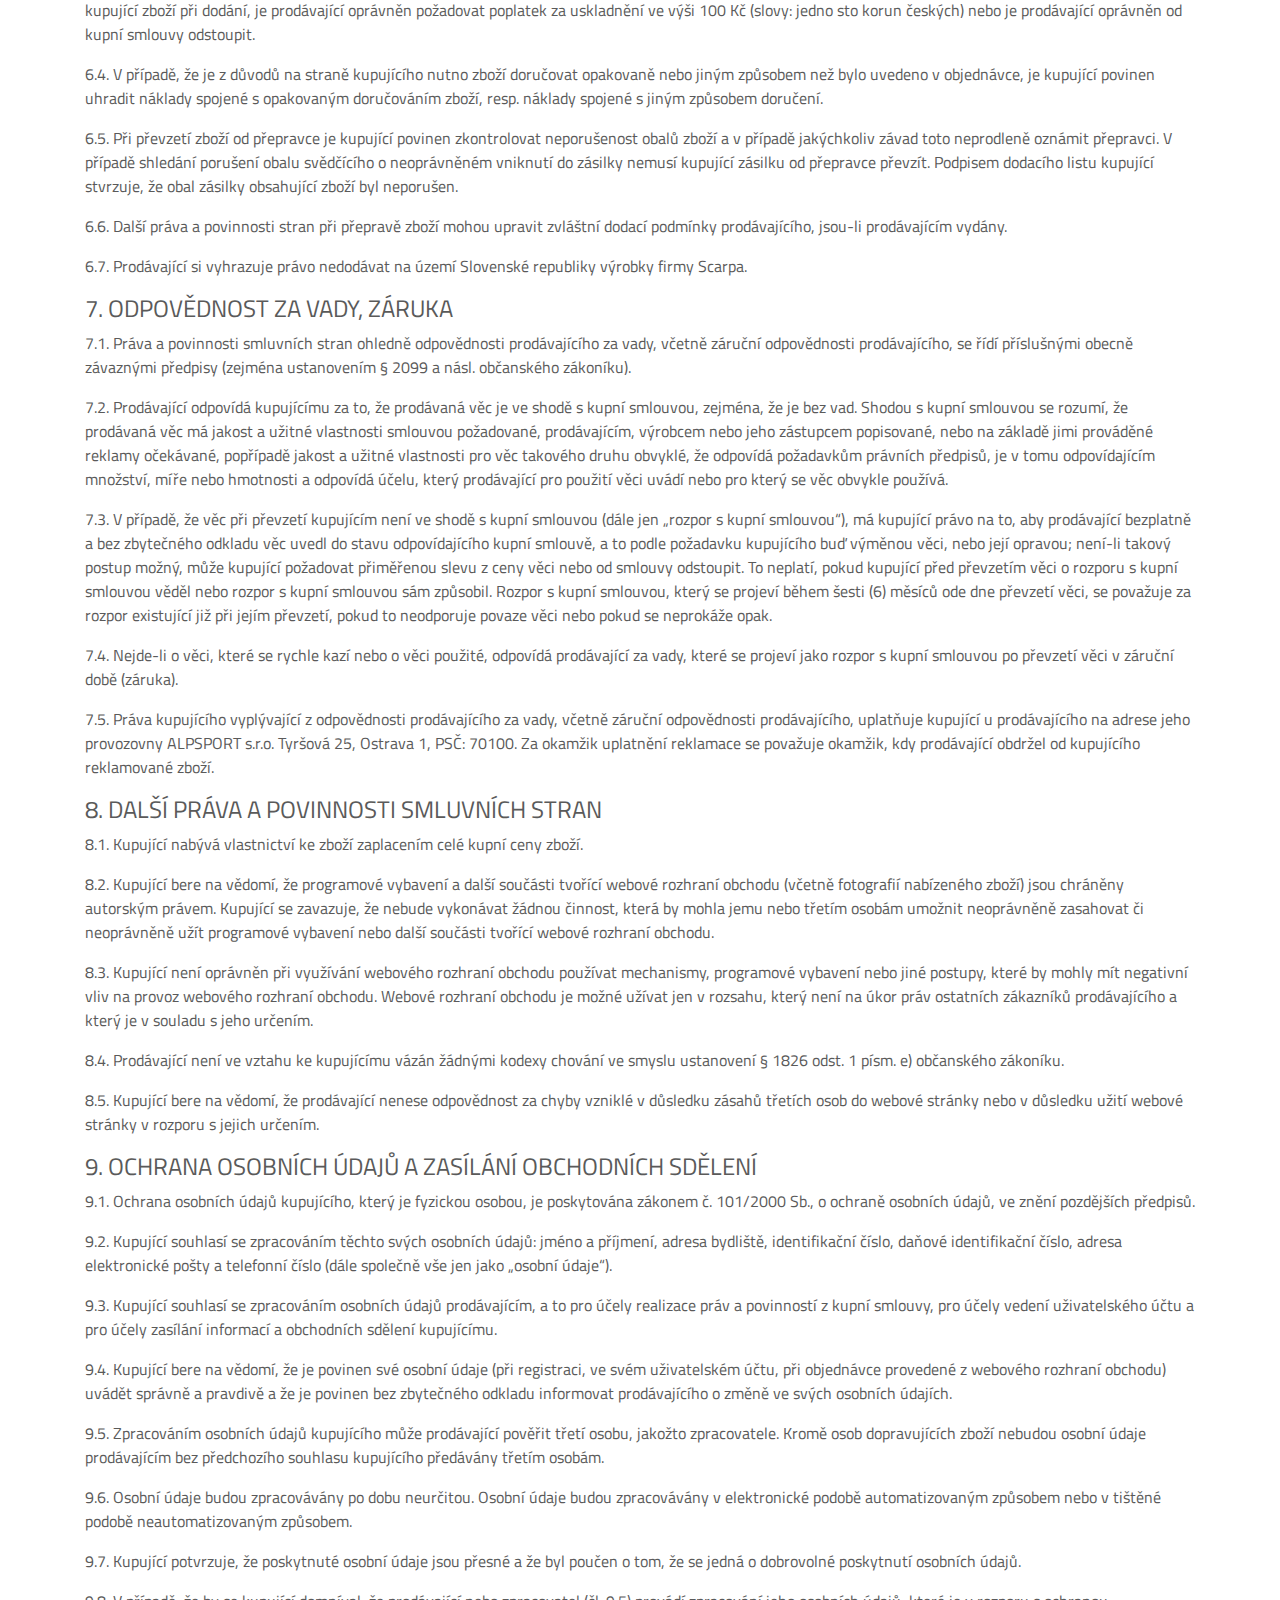
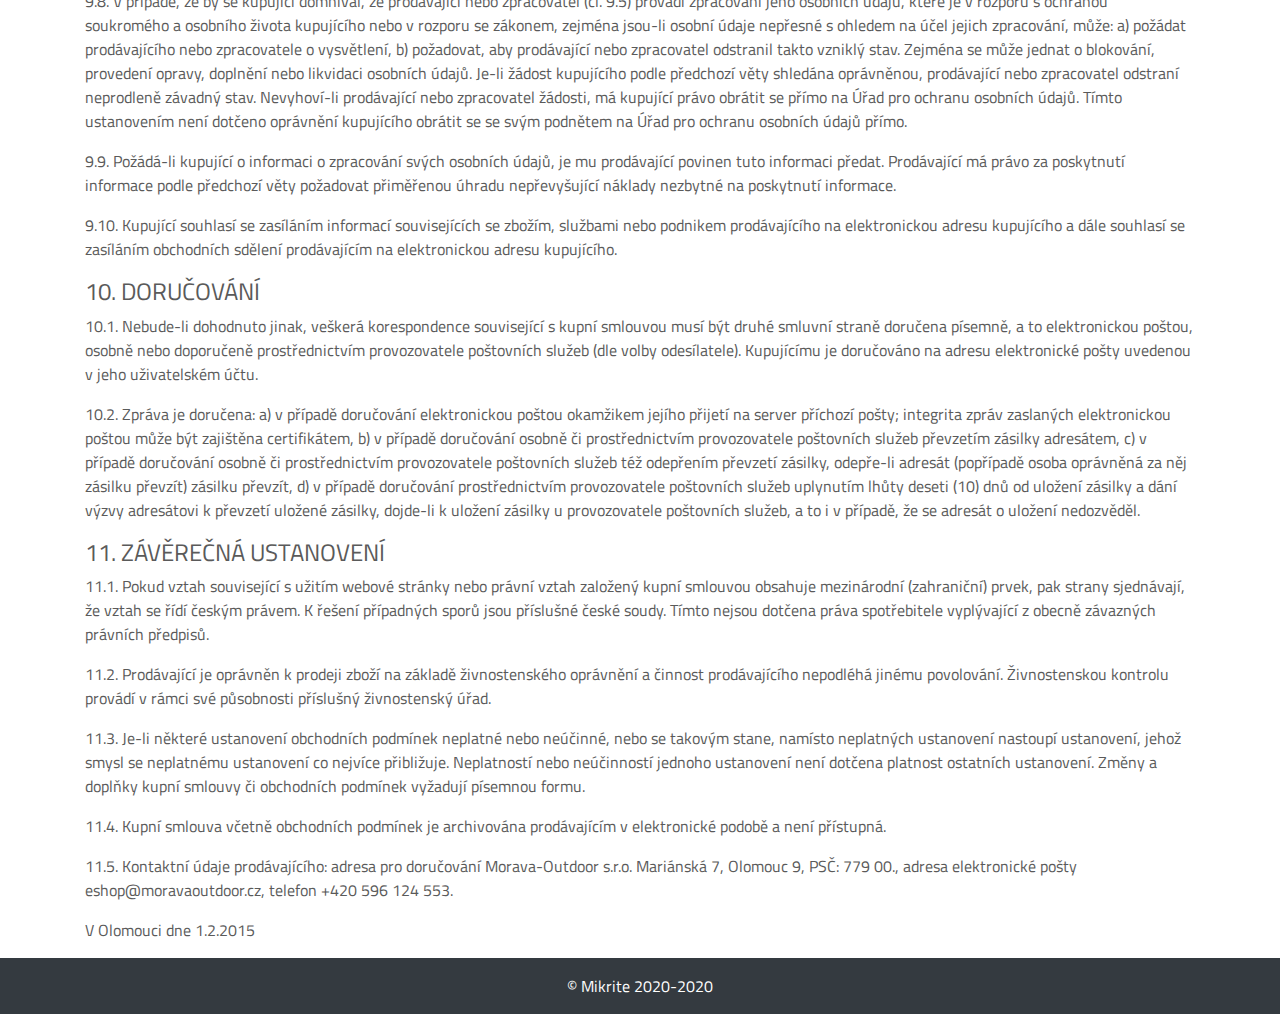
<file: trade-terms.html>
<!doctype html>
<html lang="en">
<head>
    <meta charset="utf-8">
    <meta content="width=device-width, initial-scale=1, shrink-to-fit=no" name="viewport">
    <meta content="" name="description">
    <meta content="" name="author">
    <link href="images/pngtree-3d-geometric-letter-m-icon-png-image_1871099.ico" rel="icon">

    <title>Mikrite</title>

    <link href="css/bootstrap.min.css" rel="stylesheet">
    <link href="css/lightbox.min.css" rel="stylesheet">
    <link href="css/badge.css" rel="stylesheet">
    <link href="css/styl.css" rel="stylesheet">
    <link href="https://fonts.gstatic.com" rel="preconnect">
    <link href="https://fonts.googleapis.com/css2?family=Titillium+Web&display=swap" rel="stylesheet">

    <script src="scripts/jquery-3.5.1.min.js"></script>
    <script src="scripts/bootstrap.bundle.min.js"></script>
    <script src="scripts/mikrite-carousel.js"></script>
    <script src="scripts/lightbox.min.js"></script>
</head>

<body class="d-flex flex-column min-vh-100">
<div class="flex-grow-1">
    <nav class="navbar navbar-expand-md navbar-light fixed-top bg-light">
        <a class="navbar-brand red-hover blue" href="index.html">
            <img class="img-fluid mr-2" src="images/pngtree-3d-geometric-letter-m-icon-png-image_1871099.jpg"
                 width="50"/>
            Mikrite
        </a>
        <button aria-controls="navbarsExampleDefault" aria-expanded="false" aria-label="Toggle navigation"
                class="navbar-toggler"
                data-target="#navbarsExampleDefault" data-toggle="collapse" type="button">
            <span class="navbar-toggler-icon"></span>
        </button>

        <div class="pl-md-3 logo-border collapse navbar-collapse" id="navbarsExampleDefault">
            <ul class="navbar-nav mr-auto">
                <li class="nav-item">
                    <a class="nav-link" href="index.html">Domů</a>
                </li>
                <li class="nav-item dropdown">
                    <a aria-expanded="false" aria-haspopup="true" class="nav-link" data-toggle="dropdown" href="#"
                       id="gamesDropdownLink">
                        Hry
                    </a>
                    <div aria-labelledby="gamesDropdownLink" class="dropdown-menu">
                        <a class="dropdown-item" href="ps4-games.html">PlayStation 4</a>
                        <a class="dropdown-item" href="xone-games.html">XBOX ONE</a>
                    </div>
                </li>

                <li class="nav-item">
                    <a class="nav-link" href="contact.html">Kontakty</a>
                </li>

                <li class="nav-item">
                    <a class="nav-link" href="delivery-options.html">Doprava</a>
                </li>

                <li class="nav-item active">
                    <a class="nav-link" href="trade-terms.html">Obchodní podmínky</a>
                </li>
            </ul>
            <a href="shopping-cart.html">
                <button class="btn btn-outline-primary float-right">
                    <img src="images/icons/shopping-cart.svg" width="24"/>
                </button>
            </a>
        </div>
    </nav>

    <main role="main">

        <div class="container">

            <nav aria-label="breadcrumb" class="mt-5">
                <ol class="breadcrumb">
                    <li class="breadcrumb-item"><a href="index.html">Domů</a></li>
                    <li class="breadcrumb-item active">Obchodní podmínky</li>
                </ol>
            </nav>

            <!-- Row of the image and the information about the game -->
            <div>
                <h3 class="text-center">Obchodní podmínky</h3>
                <p class="text-center">
                    obchodní společnosti <br>
                    Morava-Outdoor s.r.o. <br>
                    se sídlem Mariánská 7, Olomouc <br>
                    identifikační číslo: 25835793 <br>
                    zapsané v obchodním rejstříku vedeném KS Olomouc oddíl C, vložka 20528 <br>
                    pro prodej zboží prostřednictvím on-line obchodu umístěného na internetové adrese
                    www.morava-outdoor.cz
                </p>


                <div class="text-left">

                    <h4>1. ÚVODNÍ USTANOVENÍ </h4>


                    1.1. Tyto obchodní podmínky (dále jen „obchodní podmínky“) obchodní společnosti ALPSPORT s.r.o., se
                    sídlem Heřmanice u Oder, identifikační číslo: 63, zapsané v obchodním rejstříku vedeném KS Ostrava
                    oddíl C, vložka 20581 (dále jen „prodávající“) upravují vzájemná práva a povinnosti smluvních stran
                    vzniklé v souvislosti nebo na základě kupní smlouvy (dále jen „kupní smlouva“) uzavírané mezi
                    prodávajícím a jinou fyzickou či právnickou osobou (dále jen „kupující“) prostřednictvím
                    internetového obchodu prodávajícího. Internetový obchod je prodávajícím provozován na internetové
                    adrese www.alpsport.cz, a to prostřednictvím webového rozhraní (dále jen „webové rozhraní obchodu“).

                    <p>
                        1.2. Obchodní podmínky dále upravují práva a povinnosti smluvních stran při využívání webové
                        stránky prodávajícího umístěné na adrese www.alpsport.cz (dále jen „webová stránka“) a další
                        související právní vztahy. Obchodní podmínky se nevztahují na případy, kdy osoba, která má v
                        úmyslu nakoupit zboží od prodávajícího, jedná při objednávání zboží v rámci své podnikatelské
                        činnosti.
                    </p>
                    <p>
                        1.3. Ustanovení odchylná od obchodních podmínek je možné sjednat v kupní smlouvě. Odchylná
                        ujednání v kupní smlouvě mají přednost před ustanoveními obchodních podmínek.
                    </p>
                    <p>
                        1.4. Ustanovení obchodních podmínek jsou nedílnou součástí kupní smlouvy. Kupní smlouva a
                        obchodní podmínky jsou vyhotoveny v českém jazyce. Kupní smlouvu lze uzavřít v českém jazyce.
                    </p>
                    <p>
                        1.5. Znění obchodních podmínek může prodávající měnit či doplňovat. Tímto ustanovením nejsou
                        dotčena práva a povinnosti vzniklá po dobu účinnosti předchozího znění obchodních podmínek.
                    </p>
                    <p>
                    </p><h4>2. UŽIVATELSKÝ ÚČET </h4>

                    <p>
                        2.1. Na základě registrace kupujícího provedené na webové stránce může kupující přistupovat do
                        svého uživatelského rozhraní. Ze svého uživatelského rozhraní může kupující provádět objednávání
                        zboží (dále jen „uživatelský účet“). V případě, že to webové rozhraní obchodu umožňuje, může
                        kupující provádět objednávání zboží též bez registrace přímo z webového rozhraní obchodu.
                    </p>
                    <p>
                        2.2. Při registraci na webové stránce a při objednávání zboží je kupující povinen uvádět správně
                        a pravdivě všechny údaje. Údaje uvedené v uživatelském účtu je kupující při jakékoliv jejich
                        změně povinen aktualizovat. Údaje uvedené kupujícím v uživatelském účtu a při objednávání zboží
                        jsou prodávajícím považovány za správné.
                    </p>
                    <p>
                        2.3. Přístup k uživatelskému účtu je zabezpečen uživatelským jménem a heslem. Kupující je
                        povinen zachovávat mlčenlivost ohledně informací nezbytných k přístupu do jeho uživatelského
                        účtu a bere na vědomí, že prodávající nenese odpovědnost za porušení této povinnosti ze strany
                        kupujícího.
                    </p>
                    <p>
                        2.4. Kupující není oprávněn umožnit využívání uživatelského účtu třetím osobám.
                    </p>
                    <p>
                        2.5. Prodávající může zrušit uživatelský účet, a to zejména v případě, kdy kupující svůj
                        uživatelský účet déle než 36 měsíců nevyužívá, či v případě, kdy kupující poruší své povinnosti
                        z kupní smlouvy (včetně obchodních podmínek).
                    </p>
                    <p>
                        2.6. Kupující bere na vědomí, že uživatelský účet nemusí být dostupný nepřetržitě, a to zejména
                        s ohledem na nutnou údržbu hardwarového a softwarového vybavení prodávajícího, popř. nutnou
                        údržbu hardwarového a softwarového vybavení třetích osob.
                    </p>
                    <p>
                    </p><h4>3. UZAVŘENÍ KUPNÍ SMLOUVY </h4>

                    <p>
                        3.1. Webové rozhraní obchodu obsahuje seznam zboží nabízeného prodávajícím k prodeji, a to
                        včetně uvedení cen jednotlivého nabízeného zboží. Ceny nabízeného zboží jsou uvedeny včetně daně
                        z přidané hodnoty a všech souvisejících poplatků. Nabídka prodeje zboží a ceny tohoto zboží
                        zůstávají v platnosti po dobu, kdy jsou zobrazovány ve webovém rozhraní obchodu. Tímto
                        ustanovením není omezena možnost prodávajícího uzavřít kupní smlouvu za individuálně sjednaných
                        podmínek. Veškeré nabídky prodeje zboží umístěné ve webovém rozhraní obchodu jsou nezávazné a
                        prodávající není povinen uzavřít kupní smlouvu ohledně tohoto zboží.
                    </p>
                    <p>
                        3.2. Webové rozhraní obchodu obsahuje také informace o nákladech spojených s balením a dodáním
                        zboží. Informace o nákladech spojených s balením a dodáním zboží uvedené ve webovém rozhraní
                        obchodu platí pouze v případech, kdy je zboží doručováno v rámci území České republiky.
                    </p>
                    <p>
                        3.3. Pro objednání zboží vyplní kupující objednávkový formulář ve webovém rozhraní obchodu.
                        Objednávkový formulář obsahuje zejména informace o:
                        - objednávaném zboží (objednávané zboží „vloží“ kupující do elektronického nákupního košíku
                        webového rozhraní obchodu),
                        - způsobu úhrady kupní ceny zboží, údaje o požadovaném způsobu doručení objednávaného zboží a
                        - informace o nákladech spojených s dodáním zboží (dále společně jen jako „objednávka“).
                    </p>
                    <p>
                        3.4. Před zasláním objednávky prodávajícímu je kupujícímu umožněno zkontrolovat a měnit údaje,
                        které do objednávky kupující vložil, a to i s ohledem na možnost kupujícího zjišťovat a
                        opravovat chyby vzniklé při zadávání dat do objednávky. Objednávku odešle kupující prodávajícímu
                        kliknutím na tlačítko „Dokončení a odeslání objednávky“. Údaje uvedené v objednávce jsou
                        prodávajícím považovány za správné. Prodávající neprodleně po obdržení objednávky toto obdržení
                        kupujícímu potvrdí elektronickou poštou, a to na adresu elektronické pošty kupujícího uvedenou v
                        uživatelském rozhraní či v objednávce (dále jen „elektronická adresa kupujícího“).
                    </p>
                    <p>
                        3.5. Prodávající je vždy oprávněn v závislosti na charakteru objednávky (množství zboží, výše
                        kupní ceny, předpokládané náklady na dopravu) požádat kupujícího o dodatečné potvrzení
                        objednávky (například písemně či telefonicky).
                    </p>
                    <p>
                        3.6. Smluvní vztah mezi prodávajícím a kupujícím vzniká doručením přijetí objednávky
                        (akceptací), jež je prodávajícím zasláno kupujícímu elektronickou poštou, a to na adresu
                        elektronické pošty kupujícího.
                    </p>
                    <p>
                        3.7. Kupující bere na vědomí, že prodávající není povinen uzavřít kupní smlouvu, a to zejména s
                        osobami, které dříve podstatným způsobem porušily kupní smlouvu (včetně obchodních podmínek).
                    </p>
                    <p>
                        3.8. Kupující souhlasí s použitím komunikačních prostředků na dálku při uzavírání kupní smlouvy.
                        Náklady vzniklé kupujícímu při použití komunikačních prostředků na dálku v souvislosti s
                        uzavřením kupní smlouvy (náklady na internetové připojení, náklady na telefonní hovory) si hradí
                        kupující sám.
                    </p>
                    <p>
                    </p><h4>4. CENA ZBOŽÍ A PLATEBNÍ PODMÍNKY </h4>

                    <p>
                        4.1. Cenu zboží a případné náklady spojené s dodáním zboží dle kupní smlouvy může kupující
                        uhradit prodávajícímu následujícími způsoby:
                        a) v hotovosti nebo bezhotovostně platební kartou v provozovně prodávajícího na adrese poboček
                        společnosti (kontakty pobočky);
                        b) v hotovosti na dobírku v místě určeném kupujícím v objednávce;
                        c) bezhotovostně převodem na účet prodávajícího č. 156551749/0300, vedený u společnosti ČSOB
                        (dále jen „účet prodávajícího“);
                        d) bezhotovostně platební kartou online
                    </p>
                    <p>
                        4.2. Společně s kupní cenou je kupující povinen zaplatit prodávajícímu také náklady spojené s
                        balením a dodáním zboží ve smluvené výši. Není-li uvedeno výslovně jinak, rozumí se dále kupní
                        cenou i náklady spojené s dodáním zboží.
                    </p>
                    <p>
                        4.3. V případě platby v hotovosti či v případě platby na dobírku je kupní cena splatná při
                        převzetí zboží. V případě bezhotovostní platby je kupní cena splatná do 2 dnů od uzavření kupní
                        smlouvy.
                    </p>
                    <p>
                        4.4. V případě bezhotovostní platby je kupující povinen uhrazovat kupní cenu zboží společně s
                        uvedením variabilního symbolu platby. V případě bezhotovostní platby je závazek kupujícího
                        uhradit kupní cenu splněn okamžikem připsání příslušné částky na účet prodávajícího.
                    </p>
                    <p>
                        4.5. Prodávající je oprávněn, zejména v případě, že ze strany kupujícího nedojde k dodatečnému
                        potvrzení objednávky (čl. 3.6.), požadovat uhrazení celé kupní ceny ještě před odesláním zboží
                        kupujícímu.
                    </p>
                    <p>
                        4.6. Případné slevy z ceny zboží poskytnuté prodávajícím kupujícímu nelze vzájemně kombinovat.
                    </p>
                    <p>
                        4.7. Je-li to v obchodním styku obvyklé nebo je-li tak stanoveno obecně závaznými právními
                        předpisy, vystaví prodávající ohledně plateb prováděných na základě kupní smlouvy kupujícímu
                        daňový doklad – fakturu. Prodávající je plátcem daně z přidané hodnoty. Daňový doklad – fakturu
                        vystaví prodávající kupujícímu po uhrazení ceny zboží a zašle jej v elektronické podobě na
                        elektronickou adresu kupujícího.
                    </p>
                    <p>
                    </p><h4>5. ODSTOUPENÍ OD KUPNÍ SMLOUVY </h4>

                    <p>
                        5.1. Kupující bere na vědomí, že dle ustanovení § 1837 zákona č. 89/2012 Sb., občanský zákoník,
                        ve znění pozdějších předpisů (dále jen „občanský zákoník“), nelze mimo jiné odstoupit od kupní
                        smlouvy na dodávku zboží upraveného podle přání kupujícího, jakož i zboží, které podléhá rychlé
                        zkáze, opotřebení nebo zastarání, od kupní smlouvy na dodávku audio a video nahrávek a
                        počítačových programů, porušil-li spotřebitel jejich originální obal, a od kupní smlouvy na
                        dodávku novin, periodik a časopisů.
                    </p>
                    <p>
                        5.2. Nejedná-li se o případ uvedený v čl. 5.1 či o jiný případ, kdy nelze od kupní smlouvy
                        odstoupit, má kupující v souladu s ustanovením § 1829 odst. 1 občanského zákoníku právo od kupní
                        smlouvy odstoupit, a to do čtrnácti (14) dnů od převzetí zboží. Odstoupení od kupní smlouvy musí
                        být prodávajícímu doručeno do čtrnácti (14) dnů od převzetí zboží. Odstoupení od kupní smlouvy
                        může kupující zasílat na adresu sídla společnosti prodávajícího, nebo na adresu elektronické
                        pošty prodávajícího eshop@alpsport.cz.
                    </p>
                    <p>
                        5.3. V případě odstoupení od smlouvy dle čl. 5.2 obchodních podmínek se kupní smlouva od počátku
                        ruší. Zboží musí být prodávajícímu vráceno bez zbytečného odkladu, nejpozději do 14 dnů od
                        odstoupení od smlouvy. Zboží musí být prodávajícímu vráceno nepoškozené a neopotřebené a, je-li
                        to možné, v původním obalu.
                    </p>
                    <p>
                        5.4. V případě odstoupení od smlouvy dle čl. 5.2 obchodních podmínek vrátí prodávající kupní
                        cenu kupujícímu do čtrnácti (14) dnů od převzetí zboží od kupujícího
                        a) bezhotovostně na bankovní účet určený kupujícím (u zahraničních plateb je prodávající
                        oprávněn kupujícímu zaúčtovat bankovní poplatek ve výši 150 Kč)
                        b) bezhotovostně na platební kartu, bylo-li jí zboží uhrazeno (u zahraničních plateb je vrácení
                        peněz bez bankovního poplatku)
                    </p>
                    <p>
                        5.5. Kupující bere na vědomí, že pokud zboží vrácené kupujícím bude poškozeno, opotřebeno či
                        částečně spotřebováno, vzniká prodávajícímu vůči kupujícímu nárok na náhradu škody jemu tím
                        vzniklé. Nárok na úhradu vzniklé škody je prodávající oprávněn jednostranně započíst proti
                        nároku kupujícího na vrácení kupní ceny.
                    </p>
                    <p>
                        5.6. Je-li společně se zboží poskytnut kupujícímu dárek, je darovací smlouva mezi prodávajícím a
                        kupujícím uzavřena s rozvazovací podmínkou, že dojde-li k odstoupení od kupní smlouvy
                        spotřebitelem, pozbývá darovací smlouva ohledně takového dárku účinnosti a kupující je povinen
                        spolu se zbožím povinen prodávajícímu vrátit i poskytnutý dárek.
                    </p>
                    <p>
                    </p><h4>6. PŘEPRAVA A DODÁNÍ ZBOŽÍ </h4>

                    <p>
                        6.1. Způsob doručení zboží určuje prodávající, není-li v kupní smlouvě stanoveno jinak. V
                        případě, že je způsob dopravy smluven na základě požadavku kupujícího, nese kupující riziko a
                        případné dodatečné náklady spojené s tímto způsobem dopravy.
                    </p>
                    <p>
                        6.2. Zboží je připraveno k odeslání kupujícímu do 1-3 pracovních dnů, jiné dodací lhůty jsou
                        možné až po vzájemném odsouhlasení s prodávajícím.
                    </p>
                    <p>
                        6.3. Je-li prodávající podle kupní smlouvy povinen dodat zboží na místo určené kupujícím v
                        objednávce, je kupující povinen převzít zboží při dodání. Nepřevezme-li kupující zboží při
                        dodání, je prodávající oprávněn požadovat poplatek za uskladnění ve výši 100 Kč (slovy: jedno
                        sto korun českých) nebo je prodávající oprávněn od kupní smlouvy odstoupit.
                    </p>
                    <p>
                        6.4. V případě, že je z důvodů na straně kupujícího nutno zboží doručovat opakovaně nebo jiným
                        způsobem než bylo uvedeno v objednávce, je kupující povinen uhradit náklady spojené s opakovaným
                        doručováním zboží, resp. náklady spojené s jiným způsobem doručení.
                    </p>
                    <p>
                        6.5. Při převzetí zboží od přepravce je kupující povinen zkontrolovat neporušenost obalů zboží a
                        v případě jakýchkoliv závad toto neprodleně oznámit přepravci. V případě shledání porušení obalu
                        svědčícího o neoprávněném vniknutí do zásilky nemusí kupující zásilku od přepravce převzít.
                        Podpisem dodacího listu kupující stvrzuje, že obal zásilky obsahující zboží byl neporušen.
                    </p>
                    <p>
                        6.6. Další práva a povinnosti stran při přepravě zboží mohou upravit zvláštní dodací podmínky
                        prodávajícího, jsou-li prodávajícím vydány.
                    </p>
                    <p>
                        6.7. Prodávající si vyhrazuje právo nedodávat na území Slovenské republiky výrobky firmy Scarpa.
                    </p>
                    <p>
                    </p><h4>7. ODPOVĚDNOST ZA VADY, ZÁRUKA </h4>

                    <p>
                        7.1. Práva a povinnosti smluvních stran ohledně odpovědnosti prodávajícího za vady, včetně
                        záruční odpovědnosti prodávajícího, se řídí příslušnými obecně závaznými předpisy (zejména
                        ustanovením § 2099 a násl. občanského zákoníku).
                    </p>
                    <p>
                        7.2. Prodávající odpovídá kupujícímu za to, že prodávaná věc je ve shodě s kupní smlouvou,
                        zejména, že je bez vad. Shodou s kupní smlouvou se rozumí, že prodávaná věc má jakost a užitné
                        vlastnosti smlouvou požadované, prodávajícím, výrobcem nebo jeho zástupcem popisované, nebo na
                        základě jimi prováděné reklamy očekávané, popřípadě jakost a užitné vlastnosti pro věc takového
                        druhu obvyklé, že odpovídá požadavkům právních předpisů, je v tomu odpovídajícím množství, míře
                        nebo hmotnosti a odpovídá účelu, který prodávající pro použití věci uvádí nebo pro který se věc
                        obvykle používá.
                    </p>
                    <p>
                        7.3. V případě, že věc při převzetí kupujícím není ve shodě s kupní smlouvou (dále jen „rozpor s
                        kupní smlouvou“), má kupující právo na to, aby prodávající bezplatně a bez zbytečného odkladu
                        věc uvedl do stavu odpovídajícího kupní smlouvě, a to podle požadavku kupujícího buď výměnou
                        věci, nebo její opravou; není-li takový postup možný, může kupující požadovat přiměřenou slevu z
                        ceny věci nebo od smlouvy odstoupit. To neplatí, pokud kupující před převzetím věci o rozporu s
                        kupní smlouvou věděl nebo rozpor s kupní smlouvou sám způsobil. Rozpor s kupní smlouvou, který
                        se projeví během šesti (6) měsíců ode dne převzetí věci, se považuje za rozpor existující již
                        při jejím převzetí, pokud to neodporuje povaze věci nebo pokud se neprokáže opak.
                    </p>
                    <p>
                        7.4. Nejde-li o věci, které se rychle kazí nebo o věci použité, odpovídá prodávající za vady,
                        které se projeví jako rozpor s kupní smlouvou po převzetí věci v záruční době (záruka).
                    </p>
                    <p>
                        7.5. Práva kupujícího vyplývající z odpovědnosti prodávajícího za vady, včetně záruční
                        odpovědnosti prodávajícího, uplatňuje kupující u prodávajícího na adrese jeho provozovny
                        ALPSPORT s.r.o. Tyršová 25, Ostrava 1, PSČ: 70100. Za okamžik uplatnění reklamace se považuje
                        okamžik, kdy prodávající obdržel od kupujícího reklamované zboží.
                    </p>
                    <p>
                    </p><h4>8. DALŠÍ PRÁVA A POVINNOSTI SMLUVNÍCH STRAN </h4>

                    <p>
                        8.1. Kupující nabývá vlastnictví ke zboží zaplacením celé kupní ceny zboží.
                    </p>
                    <p>
                        8.2. Kupující bere na vědomí, že programové vybavení a další součásti tvořící webové rozhraní
                        obchodu (včetně fotografií nabízeného zboží) jsou chráněny autorským právem. Kupující se
                        zavazuje, že nebude vykonávat žádnou činnost, která by mohla jemu nebo třetím osobám umožnit
                        neoprávněně zasahovat či neoprávněně užít programové vybavení nebo další součásti tvořící webové
                        rozhraní obchodu.
                    </p>
                    <p>
                        8.3. Kupující není oprávněn při využívání webového rozhraní obchodu používat mechanismy,
                        programové vybavení nebo jiné postupy, které by mohly mít negativní vliv na provoz webového
                        rozhraní obchodu. Webové rozhraní obchodu je možné užívat jen v rozsahu, který není na úkor práv
                        ostatních zákazníků prodávajícího a který je v souladu s jeho určením.
                    </p>
                    <p>
                        8.4. Prodávající není ve vztahu ke kupujícímu vázán žádnými kodexy chování ve smyslu ustanovení
                        § 1826 odst. 1 písm. e) občanského zákoníku.
                    </p>
                    <p>
                        8.5. Kupující bere na vědomí, že prodávající nenese odpovědnost za chyby vzniklé v důsledku
                        zásahů třetích osob do webové stránky nebo v důsledku užití webové stránky v rozporu s jejich
                        určením.
                    </p>
                    <p>
                    </p><h4>9. OCHRANA OSOBNÍCH ÚDAJŮ A ZASÍLÁNÍ OBCHODNÍCH SDĚLENÍ </h4>

                    <p>
                        9.1. Ochrana osobních údajů kupujícího, který je fyzickou osobou, je poskytována zákonem č.
                        101/2000 Sb., o ochraně osobních údajů, ve znění pozdějších předpisů.
                    </p>
                    <p>
                        9.2. Kupující souhlasí se zpracováním těchto svých osobních údajů: jméno a příjmení, adresa
                        bydliště, identifikační číslo, daňové identifikační číslo, adresa elektronické pošty a telefonní
                        číslo (dále společně vše jen jako „osobní údaje“).
                    </p>
                    <p>
                        9.3. Kupující souhlasí se zpracováním osobních údajů prodávajícím, a to pro účely realizace práv
                        a povinností z kupní smlouvy, pro účely vedení uživatelského účtu a pro účely zasílání informací
                        a obchodních sdělení kupujícímu.
                    </p>
                    <p>
                        9.4. Kupující bere na vědomí, že je povinen své osobní údaje (při registraci, ve svém
                        uživatelském účtu, při objednávce provedené z webového rozhraní obchodu) uvádět správně a
                        pravdivě a že je povinen bez zbytečného odkladu informovat prodávajícího o změně ve svých
                        osobních údajích.
                    </p>
                    <p>
                        9.5. Zpracováním osobních údajů kupujícího může prodávající pověřit třetí osobu, jakožto
                        zpracovatele. Kromě osob dopravujících zboží nebudou osobní údaje prodávajícím bez předchozího
                        souhlasu kupujícího předávány třetím osobám.
                    </p>
                    <p>
                        9.6. Osobní údaje budou zpracovávány po dobu neurčitou. Osobní údaje budou zpracovávány v
                        elektronické podobě automatizovaným způsobem nebo v tištěné podobě neautomatizovaným způsobem.
                    </p>
                    <p>
                        9.7. Kupující potvrzuje, že poskytnuté osobní údaje jsou přesné a že byl poučen o tom, že se
                        jedná o dobrovolné poskytnutí osobních údajů.
                    </p>
                    <p>
                        9.8. V případě, že by se kupující domníval, že prodávající nebo zpracovatel (čl. 9.5) provádí
                        zpracování jeho osobních údajů, které je v rozporu s ochranou soukromého a osobního života
                        kupujícího nebo v rozporu se zákonem, zejména jsou-li osobní údaje nepřesné s ohledem na účel
                        jejich zpracování, může:
                        a) požádat prodávajícího nebo zpracovatele o vysvětlení,
                        b) požadovat, aby prodávající nebo zpracovatel odstranil takto vzniklý stav. Zejména se může
                        jednat o blokování, provedení opravy, doplnění nebo likvidaci osobních údajů. Je-li žádost
                        kupujícího podle předchozí věty shledána oprávněnou, prodávající nebo zpracovatel odstraní
                        neprodleně závadný stav. Nevyhoví-li prodávající nebo zpracovatel žádosti, má kupující právo
                        obrátit se přímo na Úřad pro ochranu osobních údajů. Tímto ustanovením není dotčeno oprávnění
                        kupujícího obrátit se se svým podnětem na Úřad pro ochranu osobních údajů přímo.
                    </p>
                    <p>
                        9.9. Požádá-li kupující o informaci o zpracování svých osobních údajů, je mu prodávající povinen
                        tuto informaci předat. Prodávající má právo za poskytnutí informace podle předchozí věty
                        požadovat přiměřenou úhradu nepřevyšující náklady nezbytné na poskytnutí informace.
                    </p>
                    <p>
                        9.10. Kupující souhlasí se zasíláním informací souvisejících se zbožím, službami nebo podnikem
                        prodávajícího na elektronickou adresu kupujícího a dále souhlasí se zasíláním obchodních sdělení
                        prodávajícím na elektronickou adresu kupujícího.
                    </p>
                    <p>
                    </p><h4>10. DORUČOVÁNÍ </h4>

                    <p>
                        10.1. Nebude-li dohodnuto jinak, veškerá korespondence související s kupní smlouvou musí být
                        druhé smluvní straně doručena písemně, a to elektronickou poštou, osobně nebo doporučeně
                        prostřednictvím provozovatele poštovních služeb (dle volby odesílatele). Kupujícímu je
                        doručováno na adresu elektronické pošty uvedenou v jeho uživatelském účtu.
                    </p>
                    <p>
                        10.2. Zpráva je doručena:
                        a) v případě doručování elektronickou poštou okamžikem jejího přijetí na server příchozí pošty;
                        integrita zpráv zaslaných elektronickou poštou může být zajištěna certifikátem,
                        b) v případě doručování osobně či prostřednictvím provozovatele poštovních služeb převzetím
                        zásilky adresátem,
                        c) v případě doručování osobně či prostřednictvím provozovatele poštovních služeb též odepřením
                        převzetí zásilky, odepře-li adresát (popřípadě osoba oprávněná za něj zásilku převzít) zásilku
                        převzít,
                        d) v případě doručování prostřednictvím provozovatele poštovních služeb uplynutím lhůty deseti
                        (10) dnů od uložení zásilky a dání výzvy adresátovi k převzetí uložené zásilky, dojde-li k
                        uložení zásilky u provozovatele poštovních služeb, a to i v případě, že se adresát o uložení
                        nedozvěděl.
                    </p>
                    <p>
                    </p><h4>11. ZÁVĚREČNÁ USTANOVENÍ </h4>

                    <p>
                        11.1. Pokud vztah související s užitím webové stránky nebo právní vztah založený kupní smlouvou
                        obsahuje mezinárodní (zahraniční) prvek, pak strany sjednávají, že vztah se řídí českým právem.
                        K řešení případných sporů jsou příslušné české soudy. Tímto nejsou dotčena práva spotřebitele
                        vyplývající z obecně závazných právních předpisů.
                    </p>
                    <p>
                        11.2. Prodávající je oprávněn k prodeji zboží na základě živnostenského oprávnění a činnost
                        prodávajícího nepodléhá jinému povolování. Živnostenskou kontrolu provádí v rámci své působnosti
                        příslušný živnostenský úřad.
                    </p>
                    <p>
                        11.3. Je-li některé ustanovení obchodních podmínek neplatné nebo neúčinné, nebo se takovým
                        stane, namísto neplatných ustanovení nastoupí ustanovení, jehož smysl se neplatnému ustanovení
                        co nejvíce přibližuje. Neplatností nebo neúčinností jednoho ustanovení není dotčena platnost
                        ostatních ustanovení. Změny a doplňky kupní smlouvy či obchodních podmínek vyžadují písemnou
                        formu.
                    </p>
                    <p>
                        11.4. Kupní smlouva včetně obchodních podmínek je archivována prodávajícím v elektronické podobě
                        a není přístupná.
                    </p>
                    <p>
                        11.5. Kontaktní údaje prodávajícího: adresa pro doručování Morava-Outdoor s.r.o. Mariánská 7,
                        Olomouc 9, PSČ: 779 00., adresa elektronické pošty eshop@moravaoutdoor.cz, telefon +420 596 124
                        553.

                    </p>
                    <p>


                        V Olomouci dne 1.2.2015</p>
                </div>


            </div>


    </main>
</div>
<footer class="d-flex justify-content-center flex-grow-1 text-white container-fluid bg-dark">
    <p class="m-3">&copy; Mikrite 2020-2020</p>
</footer>
</body>
</html>
</file>
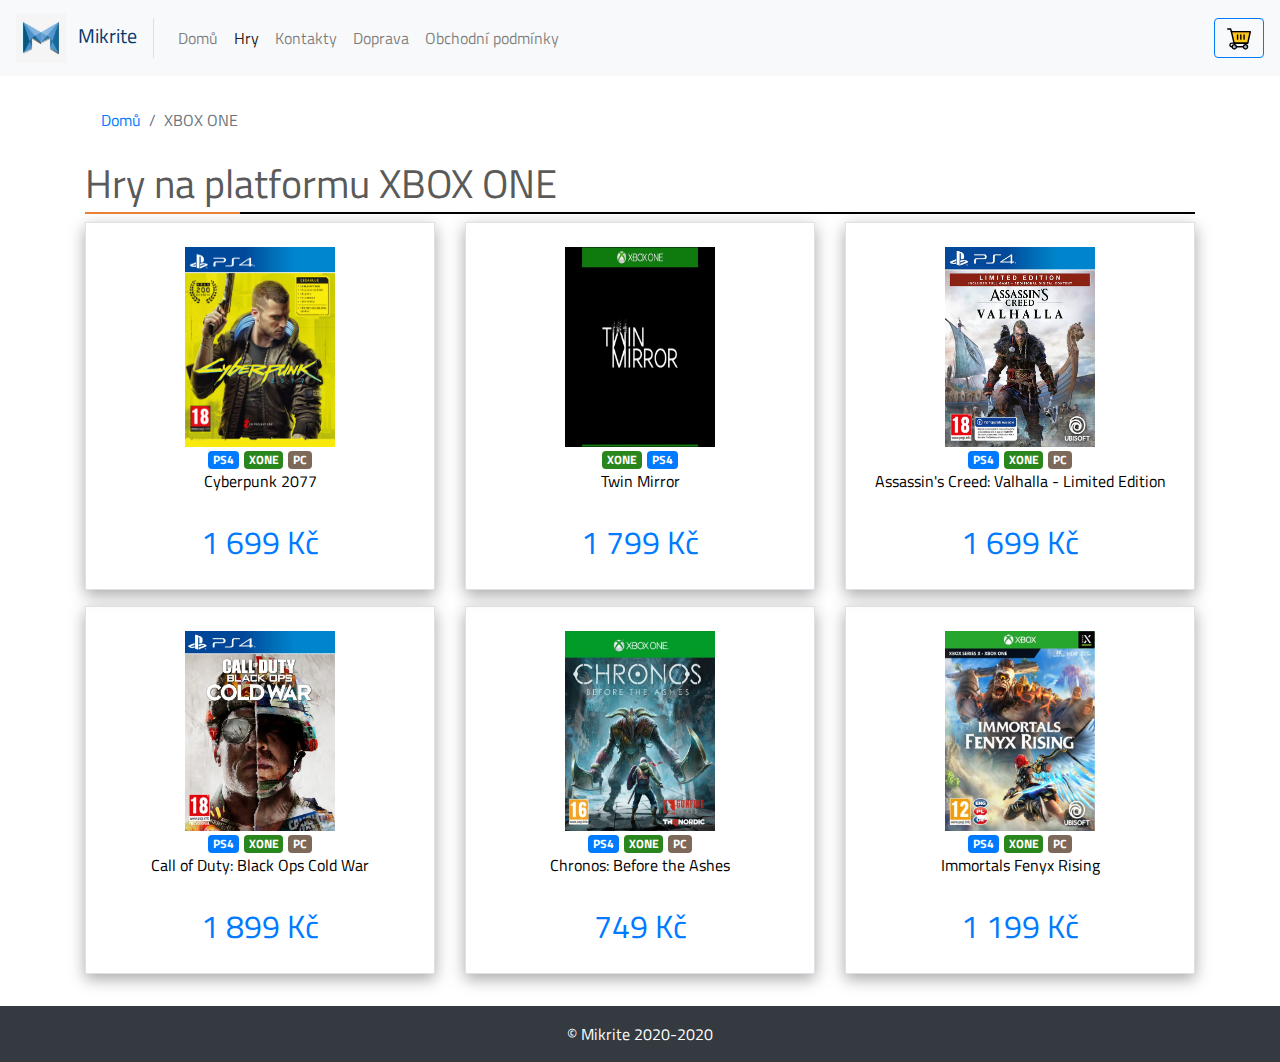
<file: xone-games.html>
<!doctype html>
<html lang="en">
<head>
    <meta charset="utf-8">
    <meta content="width=device-width, initial-scale=1, shrink-to-fit=no" name="viewport">
    <meta content="" name="description">
    <meta content="" name="author">
    <link href="images/pngtree-3d-geometric-letter-m-icon-png-image_1871099.ico" rel="icon">

    <title>Mikrite</title>

    <link href="css/bootstrap.min.css" rel="stylesheet">
    <link href="css/badge.css" rel="stylesheet">
    <link href="css/styl.css" rel="stylesheet">
    <link href="https://fonts.gstatic.com" rel="preconnect">
    <link href="https://fonts.googleapis.com/css2?family=Titillium+Web&display=swap" rel="stylesheet">

    <script src="scripts/jquery-3.5.1.min.js"></script>
    <script src="scripts/bootstrap.bundle.min.js"></script>
    <script src="scripts/mikrite-carousel.js"></script>
</head>

<body class="d-flex flex-column min-vh-100">
<div class="flex-grow-1">
    <nav class="navbar navbar-expand-md navbar-light fixed-top bg-light">
        <a class="navbar-brand red-hover blue" href="index.html">
            <img class="img-fluid mr-2" src="images/pngtree-3d-geometric-letter-m-icon-png-image_1871099.jpg"
                 width="50"/>
            Mikrite
        </a>

        <button aria-controls="navbarsExampleDefault" aria-expanded="false" aria-label="Toggle navigation"
                class="navbar-toggler"
                data-target="#navbarsExampleDefault" data-toggle="collapse" type="button">
            <span class="navbar-toggler-icon"></span>
        </button>

        <div class="pl-md-3 logo-border collapse navbar-collapse" id="navbarsExampleDefault">
            <ul class="navbar-nav mr-auto">
                <li class="nav-iteme">
                    <a class="nav-link" href="index.html">Domů</a>
                </li>
                <li class="nav-item dropdown active ">
                    <a aria-expanded="false" aria-haspopup="true" class="nav-link" data-toggle="dropdown" href="#"
                       id="gamesDropdownLink">
                        Hry
                    </a>
                    <div aria-labelledby="gamesDropdownLink" class="dropdown-menu">
                        <a class="dropdown-item" href="ps4-games.html">PlayStation 4</a>
                        <a class="dropdown-item" href="xone-games.html">XBOX ONE</a>
                    </div>
                </li>

                <li class="nav-item">
                    <a class="nav-link" href="contact.html">Kontakty</a>
                </li>

                <li class="nav-item">
                    <a class="nav-link" href="delivery-options.html">Doprava</a>
                </li>

                <li class="nav-item">
                    <a class="nav-link" href="trade-terms.html">Obchodní podmínky</a>
                </li>
            </ul>
            <a href="shopping-cart.html">
                <button class="btn btn-outline-primary float-right">
                    <img src="images/icons/shopping-cart.svg" width="24"/>
                </button>
            </a>
        </div>
    </nav>

    <main role="main">
        <div class="container">
            <nav aria-label="breadcrumb" class="mt-5">
                <ol class="breadcrumb">
                    <li class="breadcrumb-item"><a href="index.html">Domů</a></li>
                    <li class="breadcrumb-item active">XBOX ONE</li>
                </ol>
            </nav>

            <h1 class="title-line pb-1">Hry na platformu XBOX ONE</h1>

            <div class="row justify-content-around mb-3">
                <div class="col-xl-4 col-lg-4 col-md-6 d-flex flex-column mb-3">
                    <div class="product-box d-flex flex-column">
                        <div class="row justify-content-center">
                            <img alt="Generic input" class="product-thumbnail mt-1 mb-1"
                                 src="images/small-thumbnails/cyberpunk-2077.jpg"/>
                        </div>
                        <div class="badge-row justify-content-center">
                            <span class="badge badge-ps4">PS4</span>
                            <span class="badge badge-xone">XONE</span>
                            <span class="badge badge-pc">PC</span>
                        </div>

                        <div class="name-price-container d-flex flex-column">
                            <a class="game-name text-center flex-grow-1" href="#">Cyberpunk 2077</a>


                            <div class="row justify-content-center">
                                <h2 class="product-price">1 699 Kč</h2>
                            </div>
                        </div>
                    </div>
                </div>

                <div class="col-xl-4 col-lg-4 col-md-6 d-flex flex-column mb-3">
                    <div class="product-box d-flex flex-column">
                        <div class="row justify-content-center">
                            <a href="spiderman-miles-morales.html">
                                <img alt="Generic input" class="product-thumbnail mt-1 mb-1"
                                     src="images/small-thumbnails/twin-mirror.jpg"/>
                            </a>
                        </div>
                        <div class="badge-row justify-content-center">
                            <span class="badge badge-xone">XONE</span>
                            <span class="badge badge-ps4">PS4</span>
                        </div>

                        <div class="name-price-container d-flex flex-column">
                            <a class="game-name text-center flex-grow-1" href="spiderman-miles-morales.html">Twin
                                Mirror</a>


                            <div class="row justify-content-center">
                                <h2 class="product-price">1 799 Kč</h2>
                            </div>
                        </div>
                    </div>
                </div>

                <div class="col-xl-4 col-lg-4 col-md-6 d-flex flex-column mb-3">
                    <div class="product-box d-flex flex-column">
                        <div class="row justify-content-center">
                            <a href="assassins-creed-valhalla.html">
                            <img alt="Generic input" class="product-thumbnail mt-1 mb-1"
                                 src="images/small-thumbnails/ac-valhalla.jpg"/>
                            </a>
                        </div>
                        <div class="badge-row justify-content-center">
                            <span class="badge badge-ps4">PS4</span>
                            <span class="badge badge-xone">XONE</span>
                            <span class="badge badge-pc">PC</span>
                        </div>

                        <div class="name-price-container d-flex flex-column">
                            <a class="game-name text-center flex-grow-1" href="assassins-creed-valhalla.html">Assassin's Creed: Valhalla - Limited
                                Edition</a>


                            <div class="row justify-content-center">
                                <h2 class="product-price">1 699 Kč</h2>
                            </div>
                        </div>
                    </div>
                </div>

                <div class="col-xl-4 col-lg-4 col-md-6 d-flex flex-column mb-3">
                    <div class="product-box d-flex flex-column">
                        <div class="row justify-content-center">
                            <a href="spiderman-miles-morales.html">
                                <img alt="Generic input" class="product-thumbnail mt-1 mb-1"
                                     src="images/small-thumbnails/cod-bocw.jpg"/>
                            </a>
                        </div>
                        <div class="badge-row justify-content-center">
                            <span class="badge badge-ps4">PS4</span>
                            <span class="badge badge-xone">XONE</span>
                            <span class="badge badge-pc">PC</span>
                        </div>

                        <div class="name-price-container d-flex flex-column">
                            <a class="game-name text-center flex-grow-1" href="spiderman-miles-morales.html">Call of
                                Duty: Black Ops Cold War</a>


                            <div class="row justify-content-center">
                                <h2 class="product-price">1 899 Kč</h2>
                            </div>
                        </div>
                    </div>
                </div>

                <div class="col-xl-4 col-lg-4 col-md-6 d-flex flex-column mb-3">
                    <div class="product-box d-flex flex-column">
                        <div class="row justify-content-center">
                            <a href="cyberpunk-2077.html">
                                <img alt="Generic input" class="product-thumbnail mt-1 mb-1"
                                     src="images/small-thumbnails/chronos.jpg"/>
                            </a>
                        </div>
                        <div class="badge-row justify-content-center">
                            <span class="badge badge-ps4">PS4</span>
                            <span class="badge badge-xone">XONE</span>
                            <span class="badge badge-pc">PC</span>
                        </div>

                        <div class="name-price-container d-flex flex-column">
                            <a class="game-name text-center flex-grow-1" href="cyberpunk-2077.html">Chronos: Before the Ashes </a>


                            <div class="row justify-content-center">
                                <h2 class="product-price">749 Kč</h2>
                            </div>
                        </div>
                    </div>
                </div>

                <div class="col-xl-4 col-lg-4 col-md-6 d-flex flex-column mb-3">
                    <div class="product-box d-flex flex-column">
                        <div class="row justify-content-center">
                            <a href="spiderman-miles-morales.html">
                                <img alt="Generic input" class="product-thumbnail mt-1 mb-1"
                                     src="images/small-thumbnails/immortals-fenyx-rising.jpg"/>
                            </a>
                        </div>
                        <div class="badge-row justify-content-center">
                            <span class="badge badge-ps4">PS4</span>
                            <span class="badge badge-xone">XONE</span>
                            <span class="badge badge-pc">PC</span>
                        </div>

                        <div class="name-price-container d-flex flex-column">
                            <a class="game-name text-center flex-grow-1" href="spiderman-miles-morales.html">Immortals
                                Fenyx Rising</a>


                            <div class="row justify-content-center">
                                <h2 class="product-price">1 199 Kč</h2>
                            </div>
                        </div>
                    </div>
                </div>
            </div>
        </div>

    </main>
</div>
<footer class="d-flex justify-content-center flex-grow-1 text-white container-fluid bg-dark">
    <p class="m-3">&copy; Mikrite 2020-2020</p>
</footer>
</body>
</html>
</file>
<file: css/badge.css>
.badge-ps4 {
    color: white;
    background-color: #007bff;
}

.badge-ps5 {
    color: white;
    background-color: #004a92;

}

.badge-xone {
    color: white;
    background-color: rgb(41,134,28);
}

.badge-pc {
    color: white;
    background-color: #7E685A;
}
</file>
<file: css/styl.css>
/* GLOBAL STYLES
-------------------------------------------------- */
/* Padding below the footer and lighter body text */


body {
    padding-top: 3rem;
    color: #5a5a5a;
    font-family: "Titillium Web", sans-serif;
}

.blue {
    color: #05386B !important;
}

.blue-hover:hover {
    color: #05386B !important;
}

.red {
     color: #FC4445 !important;
}

.red-hover:hover {
    color: #FC4445 !important;
}

@media (min-width: 768px) {
    .logo-border {
        border-left: 1px solid #dee2e6 !important;
    }
}

.carousel-item > img {
    display: block;
    max-width: 100%;
    max-height: 100%;
}

.title-line {
    padding-bottom: 10px;
    border-left: 0;
    border-right: 0;
    border-top: 0;
    border-bottom: 2px solid;
    border-image-slice: 1;
    border-color: rgb(237,128,52); /* Old browsers */
    border-image-source: -moz-linear-gradient(left, rgb(237,128,52) 0%, rgb(237,128,52) 14%, rgb(0,0,0) 14%); /* FF3.6-15 */
    border-image-source: -webkit-linear-gradient(left, rgb(237,128,52) 0%,rgb(237,128,52) 14%,rgb(0,0,0) 14%); /* Chrome10-25,Safari5.1-6 */
    border-image-source: linear-gradient(to right, rgb(237,128,52) 0%,rgb(237,128,52) 14%,rgb(0,0,0) 14%); /* W3C, IE10+, FF16+, Chrome26+, Opera12+, Safari7+ */
    filter: progid:DXImageTransform.Microsoft.gradient( startColorstr='#ed8034', endColorstr='#000000',GradientType=1 ); /* IE6-9 */
}

.badge-row {
    display:flex;
    flex-wrap: wrap;
    margin-left: 0 !important;
    margin-right: 0 !important;
}

.badge-row span.badge {
    margin-right: 5px;
}

.badge-row span.badge:last-child {
    margin-right: 0px;
}

img.product-thumbnail {
    width: 150px;
    height: 200px;
}

.product-price {
    color: #007bff;
}

.breadcrumb {
    background-color: transparent;
}

.product-box {
    border: 1px solid #dee2e6;
    padding:20px;
    box-shadow: rgba(0, 0, 0, 0.35) 0px 5px 15px;
}

.product-box a {
    text-decoration: none !important;
}

.product-box:hover {
    box-shadow: #007bff 0px 5px 15px;
}

.product-box a.game-name {
    color: black !important;
}

.game-name {
    -webkit-transition: all 0.25s ease 0s;
}

.product-box:hover a.game-name {
    color: #007bff !important;
}

@media (max-width: 767.99px) {
    .product-description {
        border-top: 1px solid #dee2e6;
    }
}

@media (min-width: 768px) {
    .product-description {
        border-top: 0;
    }
}

.nav-tabs .nav-link.active {
    background-color: #007bff;
    color: whitesmoke;
}

.description-title {
    color: #007bff;
}

#gamesDropdownLink:hover div.dropdown-menu {
    display: block;
}

.nav-link.active:hover {
    color: #007bff !important;
}

.nav-link:hover {
    color: #007bff !important;
}



.name-price-container {
    min-height: 100px;
}

.over-75-rating {
    color: #FC4445;
}

.over-50-rating {
    color: #007bff;
}

.reviewer-name {
    color: black;
}

ul.positive-points {
    padding: 0;
    margin: 0;
    list-style-type: none;
}

ul.positive-points li {
    margin-bottom: 25px;
    background: url("../images/icons/positive-point.svg") no-repeat left;
    height: 34px;
    padding-top: 7px;
    padding-left: 44px;
}

ul.negative-points {
    padding: 0;
    margin: 0;
    list-style-type: none;
}

ul.negative-points li {
    margin-bottom: 25px;
    background: url("../images/icons/negative-point.svg") no-repeat left;
    height: 34px;
    padding-top: 7px;
    padding-left: 44px;
}

@media(min-width: 576px) {
    .border-bottom-sm {
        border-bottom: 1px solid #dee2e6 !important;
    }

    .border-top-sm {
        border-top: 1px solid #dee2e6 !important;
    }

    .border-left-sm {
        border-left: 1px solid #dee2e6 !important;
    }

    .border-right-sm {
        border-right: 1px solid #dee2e6 !important;
    }

    .border-bottom-sm-0 {
        border-bottom: 0 !important;
    }

    .border-top-sm-0 {
        border-top: 0 !important;
    }

    .border-left-sm-0 {
        border-left: 0 !important;
    }

    .border-right-sm-0 {
        border-right: 0 !important;
    }
}

@media(min-width: 768px) {
    .border-bottom-md {
        border-bottom: 1px solid #dee2e6 !important;
    }

    .border-top-md {
        border-top: 1px solid #dee2e6 !important;
    }

    .border-left-md {
        border-left: 1px solid #dee2e6 !important;
    }

    .border-right-md {
        border-right: 1px solid #dee2e6 !important;
    }

    .border-bottom-md-0 {
        border-bottom: 0 !important;
    }

    .border-top-md-0 {
        border-top: 0 !important;
    }

    .border-left-md-0 {
        border-left: 0 !important;
    }

    .border-right-md-0 {
        border-right: 0 !important;
    }
}

@media(min-width: 992px) {
    .border-bottom-lg {
        border-bottom: 1px solid #dee2e6 !important;
    }

    .border-top-lg {
        border-top: 1px solid #dee2e6 !important;
    }

    .border-left-lg {
        border-left: 1px solid #dee2e6 !important;
    }

    .border-right-lg {
        border-right: 1px solid #dee2e6 !important;
    }

    .border-bottom-lg-0 {
        border-bottom: 0 !important;
    }

    .border-top-lg-0 {
        border-top: 0 !important;
    }

    .border-left-lg-0 {
        border-left: 0 !important;
    }

    .border-right-lg-0 {
        border-right: 0;
    }
}

@media(min-width: 1200px) {
    .border-bottom-xl {
        border-bottom: 1px solid #dee2e6 !important;
    }

    .border-top-xl {
        border-top: 1px solid #dee2e6 !important;
    }

    .border-left-xl {
        border-left: 1px solid #dee2e6 !important;
    }

    .border-right-xl {
        border-right: 1px solid #dee2e6 !important;
    }

    .border-bottom-xl-0 {
        border-bottom: 0 !important;
    }

    .border-top-xl-0 {
        border-top: 0 !important;
    }

    .border-left-xl-0 {
        border-left: 0 !important;
    }

    .border-right-xl-0 {
        border-right: 0 !important;
    }
}

.btn-cart {
    background-color: #14A76C;
}

.btn-cart a {
    color: white;
    text-decoration: none;
}

a.product-tab.active:hover {
    color:white !important;
}

@media(max-width: 767.99px) {
    .text-nowrap-md {
        white-space: nowrap !important;
    }

    .text-wrap-md {
        white-space: initial !important;
    }
}

.delivery-price {
    color: #007bff;
}
</file>
